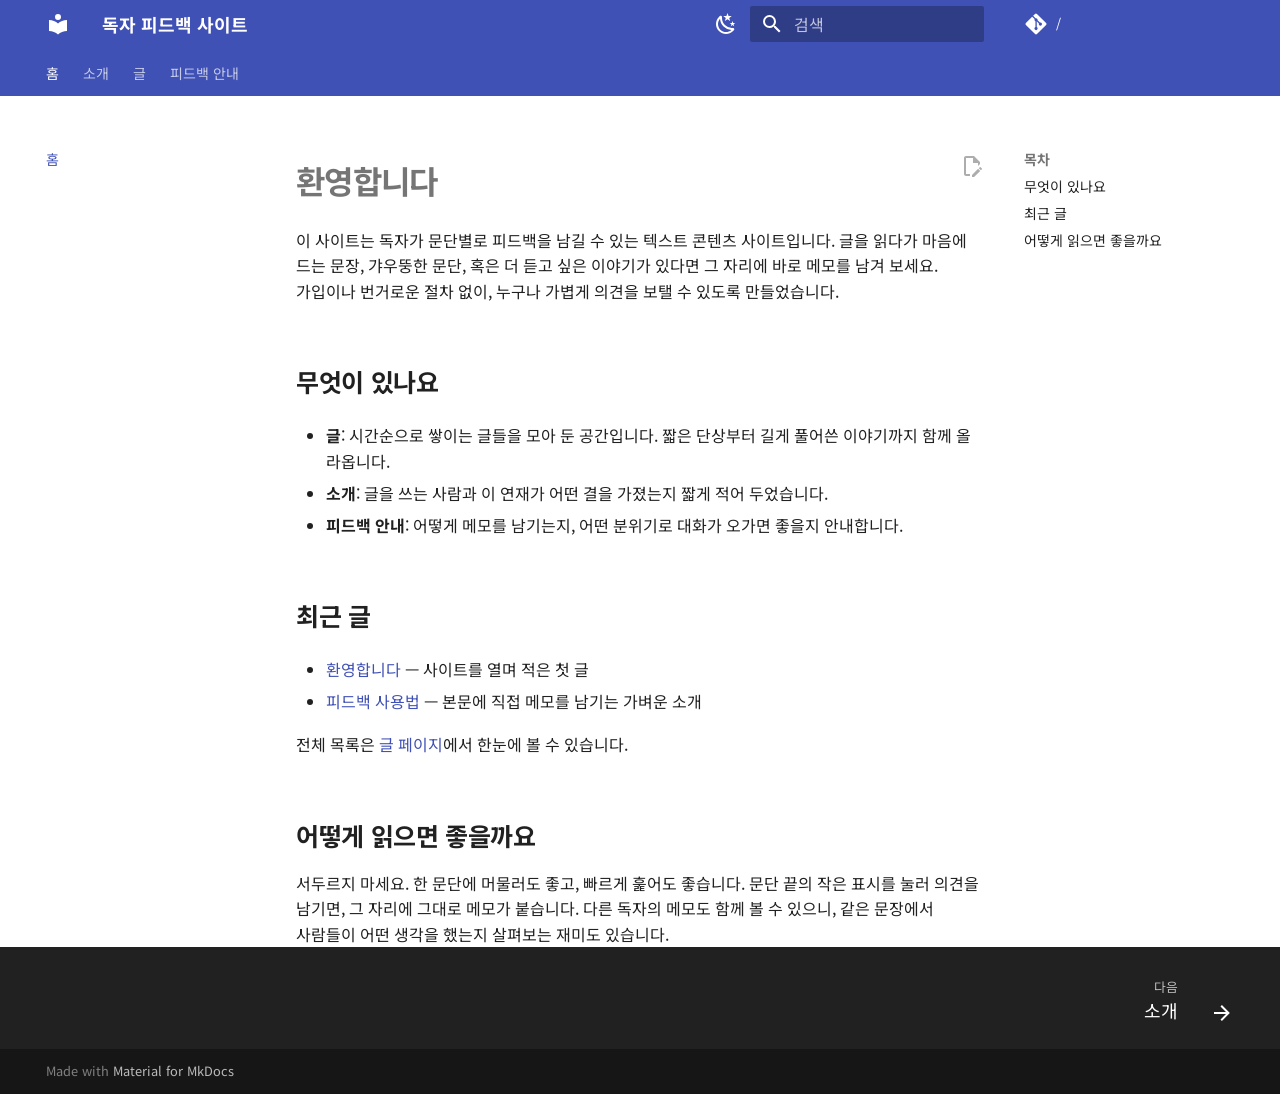
<file: site/index.html>
<!doctype html>
<html lang="ko" class="no-js">
  <head>
    
      <meta charset="utf-8">
      <meta name="viewport" content="width=device-width,initial-scale=1">
      
        <meta name="description" content="독자가 문단별로 의견을 남기는 텍스트 콘텐츠 사이트">
      
      
      
        <link rel="canonical" href="https://<YOUR_GITHUB_USERNAME>.github.io/<YOUR_REPO>/">
      
      
      
        <link rel="next" href="about/">
      
      
      <link rel="icon" href="assets/images/favicon.png">
      <meta name="generator" content="mkdocs-1.6.1, mkdocs-material-9.5.42">
    
    
      
        <title>독자 피드백 사이트</title>
      
    
    
      <link rel="stylesheet" href="assets/stylesheets/main.0253249f.min.css">
      
        
        <link rel="stylesheet" href="assets/stylesheets/palette.06af60db.min.css">
      
      


    
    
      
    
    
      
        
        
        <link rel="preconnect" href="https://fonts.gstatic.com" crossorigin>
        <link rel="stylesheet" href="https://fonts.googleapis.com/css?family=Noto+Sans+KR:300,300i,400,400i,700,700i%7CJetBrains+Mono:400,400i,700,700i&display=fallback">
        <style>:root{--md-text-font:"Noto Sans KR";--md-code-font:"JetBrains Mono"}</style>
      
    
    
      <link rel="stylesheet" href="stylesheets/reading.css">
    
    <script>__md_scope=new URL(".",location),__md_hash=e=>[...e].reduce(((e,_)=>(e<<5)-e+_.charCodeAt(0)),0),__md_get=(e,_=localStorage,t=__md_scope)=>JSON.parse(_.getItem(t.pathname+"."+e)),__md_set=(e,_,t=localStorage,a=__md_scope)=>{try{t.setItem(a.pathname+"."+e,JSON.stringify(_))}catch(e){}}</script>
    
      

    
    
    
  </head>
  
  
    
    
      
    
    
    
    
    <body dir="ltr" data-md-color-scheme="default" data-md-color-primary="indigo" data-md-color-accent="indigo">
  
    
    <input class="md-toggle" data-md-toggle="drawer" type="checkbox" id="__drawer" autocomplete="off">
    <input class="md-toggle" data-md-toggle="search" type="checkbox" id="__search" autocomplete="off">
    <label class="md-overlay" for="__drawer"></label>
    <div data-md-component="skip">
      
        
        <a href="#_1" class="md-skip">
          콘텐츠로 이동
        </a>
      
    </div>
    <div data-md-component="announce">
      
    </div>
    
    
      

<header class="md-header" data-md-component="header">
  <nav class="md-header__inner md-grid" aria-label="상단/헤더">
    <a href="." title="독자 피드백 사이트" class="md-header__button md-logo" aria-label="독자 피드백 사이트" data-md-component="logo">
      
  
  <svg xmlns="http://www.w3.org/2000/svg" viewBox="0 0 24 24"><path d="M12 8a3 3 0 0 0 3-3 3 3 0 0 0-3-3 3 3 0 0 0-3 3 3 3 0 0 0 3 3m0 3.54C9.64 9.35 6.5 8 3 8v11c3.5 0 6.64 1.35 9 3.54 2.36-2.19 5.5-3.54 9-3.54V8c-3.5 0-6.64 1.35-9 3.54"/></svg>

    </a>
    <label class="md-header__button md-icon" for="__drawer">
      
      <svg xmlns="http://www.w3.org/2000/svg" viewBox="0 0 24 24"><path d="M3 6h18v2H3zm0 5h18v2H3zm0 5h18v2H3z"/></svg>
    </label>
    <div class="md-header__title" data-md-component="header-title">
      <div class="md-header__ellipsis">
        <div class="md-header__topic">
          <span class="md-ellipsis">
            독자 피드백 사이트
          </span>
        </div>
        <div class="md-header__topic" data-md-component="header-topic">
          <span class="md-ellipsis">
            
              홈
            
          </span>
        </div>
      </div>
    </div>
    
      
        <form class="md-header__option" data-md-component="palette">
  
    
    
    
    <input class="md-option" data-md-color-media="(prefers-color-scheme: light)" data-md-color-scheme="default" data-md-color-primary="indigo" data-md-color-accent="indigo"  aria-label="다크 모드로 전환"  type="radio" name="__palette" id="__palette_0">
    
      <label class="md-header__button md-icon" title="다크 모드로 전환" for="__palette_1" hidden>
        <svg xmlns="http://www.w3.org/2000/svg" viewBox="0 0 24 24"><path d="m17.75 4.09-2.53 1.94.91 3.06-2.63-1.81-2.63 1.81.91-3.06-2.53-1.94L12.44 4l1.06-3 1.06 3zm3.5 6.91-1.64 1.25.59 1.98-1.7-1.17-1.7 1.17.59-1.98L15.75 11l2.06-.05L18.5 9l.69 1.95zm-2.28 4.95c.83-.08 1.72 1.1 1.19 1.85-.32.45-.66.87-1.08 1.27C15.17 23 8.84 23 4.94 19.07c-3.91-3.9-3.91-10.24 0-14.14.4-.4.82-.76 1.27-1.08.75-.53 1.93.36 1.85 1.19-.27 2.86.69 5.83 2.89 8.02a9.96 9.96 0 0 0 8.02 2.89m-1.64 2.02a12.08 12.08 0 0 1-7.8-3.47c-2.17-2.19-3.33-5-3.49-7.82-2.81 3.14-2.7 7.96.31 10.98 3.02 3.01 7.84 3.12 10.98.31"/></svg>
      </label>
    
  
    
    
    
    <input class="md-option" data-md-color-media="(prefers-color-scheme: dark)" data-md-color-scheme="slate" data-md-color-primary="indigo" data-md-color-accent="indigo"  aria-label="라이트 모드로 전환"  type="radio" name="__palette" id="__palette_1">
    
      <label class="md-header__button md-icon" title="라이트 모드로 전환" for="__palette_0" hidden>
        <svg xmlns="http://www.w3.org/2000/svg" viewBox="0 0 24 24"><path d="M12 7a5 5 0 0 1 5 5 5 5 0 0 1-5 5 5 5 0 0 1-5-5 5 5 0 0 1 5-5m0 2a3 3 0 0 0-3 3 3 3 0 0 0 3 3 3 3 0 0 0 3-3 3 3 0 0 0-3-3m0-7 2.39 3.42C13.65 5.15 12.84 5 12 5s-1.65.15-2.39.42zM3.34 7l4.16-.35A7.2 7.2 0 0 0 5.94 8.5c-.44.74-.69 1.5-.83 2.29zm.02 10 1.76-3.77a7.131 7.131 0 0 0 2.38 4.14zM20.65 7l-1.77 3.79a7.02 7.02 0 0 0-2.38-4.15zm-.01 10-4.14.36c.59-.51 1.12-1.14 1.54-1.86.42-.73.69-1.5.83-2.29zM12 22l-2.41-3.44c.74.27 1.55.44 2.41.44.82 0 1.63-.17 2.37-.44z"/></svg>
      </label>
    
  
</form>
      
    
    
      <script>var palette=__md_get("__palette");if(palette&&palette.color){if("(prefers-color-scheme)"===palette.color.media){var media=matchMedia("(prefers-color-scheme: light)"),input=document.querySelector(media.matches?"[data-md-color-media='(prefers-color-scheme: light)']":"[data-md-color-media='(prefers-color-scheme: dark)']");palette.color.media=input.getAttribute("data-md-color-media"),palette.color.scheme=input.getAttribute("data-md-color-scheme"),palette.color.primary=input.getAttribute("data-md-color-primary"),palette.color.accent=input.getAttribute("data-md-color-accent")}for(var[key,value]of Object.entries(palette.color))document.body.setAttribute("data-md-color-"+key,value)}</script>
    
    
    
      <label class="md-header__button md-icon" for="__search">
        
        <svg xmlns="http://www.w3.org/2000/svg" viewBox="0 0 24 24"><path d="M9.5 3A6.5 6.5 0 0 1 16 9.5c0 1.61-.59 3.09-1.56 4.23l.27.27h.79l5 5-1.5 1.5-5-5v-.79l-.27-.27A6.52 6.52 0 0 1 9.5 16 6.5 6.5 0 0 1 3 9.5 6.5 6.5 0 0 1 9.5 3m0 2C7 5 5 7 5 9.5S7 14 9.5 14 14 12 14 9.5 12 5 9.5 5"/></svg>
      </label>
      <div class="md-search" data-md-component="search" role="dialog">
  <label class="md-search__overlay" for="__search"></label>
  <div class="md-search__inner" role="search">
    <form class="md-search__form" name="search">
      <input type="text" class="md-search__input" name="query" aria-label="검색" placeholder="검색" autocapitalize="off" autocorrect="off" autocomplete="off" spellcheck="false" data-md-component="search-query" required>
      <label class="md-search__icon md-icon" for="__search">
        
        <svg xmlns="http://www.w3.org/2000/svg" viewBox="0 0 24 24"><path d="M9.5 3A6.5 6.5 0 0 1 16 9.5c0 1.61-.59 3.09-1.56 4.23l.27.27h.79l5 5-1.5 1.5-5-5v-.79l-.27-.27A6.52 6.52 0 0 1 9.5 16 6.5 6.5 0 0 1 3 9.5 6.5 6.5 0 0 1 9.5 3m0 2C7 5 5 7 5 9.5S7 14 9.5 14 14 12 14 9.5 12 5 9.5 5"/></svg>
        
        <svg xmlns="http://www.w3.org/2000/svg" viewBox="0 0 24 24"><path d="M20 11v2H8l5.5 5.5-1.42 1.42L4.16 12l7.92-7.92L13.5 5.5 8 11z"/></svg>
      </label>
      <nav class="md-search__options" aria-label="검색">
        
        <button type="reset" class="md-search__icon md-icon" title="지우기" aria-label="지우기" tabindex="-1">
          
          <svg xmlns="http://www.w3.org/2000/svg" viewBox="0 0 24 24"><path d="M19 6.41 17.59 5 12 10.59 6.41 5 5 6.41 10.59 12 5 17.59 6.41 19 12 13.41 17.59 19 19 17.59 13.41 12z"/></svg>
        </button>
      </nav>
      
        <div class="md-search__suggest" data-md-component="search-suggest"></div>
      
    </form>
    <div class="md-search__output">
      <div class="md-search__scrollwrap" tabindex="0" data-md-scrollfix>
        <div class="md-search-result" data-md-component="search-result">
          <div class="md-search-result__meta">
            검색 초기화
          </div>
          <ol class="md-search-result__list" role="presentation"></ol>
        </div>
      </div>
    </div>
  </div>
</div>
    
    
      <div class="md-header__source">
        <a href="https://github.com/<YOUR_GITHUB_USERNAME>/<YOUR_REPO>" title="저장소로 이동" class="md-source" data-md-component="source">
  <div class="md-source__icon md-icon">
    
    <svg xmlns="http://www.w3.org/2000/svg" viewBox="0 0 448 512"><!--! Font Awesome Free 6.6.0 by @fontawesome - https://fontawesome.com License - https://fontawesome.com/license/free (Icons: CC BY 4.0, Fonts: SIL OFL 1.1, Code: MIT License) Copyright 2024 Fonticons, Inc.--><path d="M439.55 236.05 244 40.45a28.87 28.87 0 0 0-40.81 0l-40.66 40.63 51.52 51.52c27.06-9.14 52.68 16.77 43.39 43.68l49.66 49.66c34.23-11.8 61.18 31 35.47 56.69-26.49 26.49-70.21-2.87-56-37.34L240.22 199v121.85c25.3 12.54 22.26 41.85 9.08 55a34.34 34.34 0 0 1-48.55 0c-17.57-17.6-11.07-46.91 11.25-56v-123c-20.8-8.51-24.6-30.74-18.64-45L142.57 101 8.45 235.14a28.86 28.86 0 0 0 0 40.81l195.61 195.6a28.86 28.86 0 0 0 40.8 0l194.69-194.69a28.86 28.86 0 0 0 0-40.81"/></svg>
  </div>
  <div class="md-source__repository">
    <YOUR_GITHUB_USERNAME>/<YOUR_REPO>
  </div>
</a>
      </div>
    
  </nav>
  
</header>
    
    <div class="md-container" data-md-component="container">
      
      
        
          
            
<nav class="md-tabs" aria-label="탭" data-md-component="tabs">
  <div class="md-grid">
    <ul class="md-tabs__list">
      
        
  
  
    
  
  
    <li class="md-tabs__item md-tabs__item--active">
      <a href="." class="md-tabs__link">
        
  
    
  
  홈

      </a>
    </li>
  

      
        
  
  
  
    <li class="md-tabs__item">
      <a href="about/" class="md-tabs__link">
        
  
    
  
  소개

      </a>
    </li>
  

      
        
  
  
  
    
    
      <li class="md-tabs__item">
        <a href="posts/" class="md-tabs__link">
          
  
  글

        </a>
      </li>
    
  

      
        
  
  
  
    <li class="md-tabs__item">
      <a href="contribute/" class="md-tabs__link">
        
  
    
  
  피드백 안내

      </a>
    </li>
  

      
    </ul>
  </div>
</nav>
          
        
      
      <main class="md-main" data-md-component="main">
        <div class="md-main__inner md-grid">
          
            
              
              <div class="md-sidebar md-sidebar--primary" data-md-component="sidebar" data-md-type="navigation" >
                <div class="md-sidebar__scrollwrap">
                  <div class="md-sidebar__inner">
                    


  


<nav class="md-nav md-nav--primary md-nav--lifted" aria-label="네비게이션" data-md-level="0">
  <label class="md-nav__title" for="__drawer">
    <a href="." title="독자 피드백 사이트" class="md-nav__button md-logo" aria-label="독자 피드백 사이트" data-md-component="logo">
      
  
  <svg xmlns="http://www.w3.org/2000/svg" viewBox="0 0 24 24"><path d="M12 8a3 3 0 0 0 3-3 3 3 0 0 0-3-3 3 3 0 0 0-3 3 3 3 0 0 0 3 3m0 3.54C9.64 9.35 6.5 8 3 8v11c3.5 0 6.64 1.35 9 3.54 2.36-2.19 5.5-3.54 9-3.54V8c-3.5 0-6.64 1.35-9 3.54"/></svg>

    </a>
    독자 피드백 사이트
  </label>
  
    <div class="md-nav__source">
      <a href="https://github.com/<YOUR_GITHUB_USERNAME>/<YOUR_REPO>" title="저장소로 이동" class="md-source" data-md-component="source">
  <div class="md-source__icon md-icon">
    
    <svg xmlns="http://www.w3.org/2000/svg" viewBox="0 0 448 512"><!--! Font Awesome Free 6.6.0 by @fontawesome - https://fontawesome.com License - https://fontawesome.com/license/free (Icons: CC BY 4.0, Fonts: SIL OFL 1.1, Code: MIT License) Copyright 2024 Fonticons, Inc.--><path d="M439.55 236.05 244 40.45a28.87 28.87 0 0 0-40.81 0l-40.66 40.63 51.52 51.52c27.06-9.14 52.68 16.77 43.39 43.68l49.66 49.66c34.23-11.8 61.18 31 35.47 56.69-26.49 26.49-70.21-2.87-56-37.34L240.22 199v121.85c25.3 12.54 22.26 41.85 9.08 55a34.34 34.34 0 0 1-48.55 0c-17.57-17.6-11.07-46.91 11.25-56v-123c-20.8-8.51-24.6-30.74-18.64-45L142.57 101 8.45 235.14a28.86 28.86 0 0 0 0 40.81l195.61 195.6a28.86 28.86 0 0 0 40.8 0l194.69-194.69a28.86 28.86 0 0 0 0-40.81"/></svg>
  </div>
  <div class="md-source__repository">
    <YOUR_GITHUB_USERNAME>/<YOUR_REPO>
  </div>
</a>
    </div>
  
  <ul class="md-nav__list" data-md-scrollfix>
    
      
      
  
  
    
  
  
  
    <li class="md-nav__item md-nav__item--active">
      
      <input class="md-nav__toggle md-toggle" type="checkbox" id="__toc">
      
      
        
      
      
        <label class="md-nav__link md-nav__link--active" for="__toc">
          
  
  <span class="md-ellipsis">
    홈
  </span>
  

          <span class="md-nav__icon md-icon"></span>
        </label>
      
      <a href="." class="md-nav__link md-nav__link--active">
        
  
  <span class="md-ellipsis">
    홈
  </span>
  

      </a>
      
        

<nav class="md-nav md-nav--secondary" aria-label="목차">
  
  
  
    
  
  
    <label class="md-nav__title" for="__toc">
      <span class="md-nav__icon md-icon"></span>
      목차
    </label>
    <ul class="md-nav__list" data-md-component="toc" data-md-scrollfix>
      
        <li class="md-nav__item">
  <a href="#_2" class="md-nav__link">
    <span class="md-ellipsis">
      무엇이 있나요
    </span>
  </a>
  
</li>
      
        <li class="md-nav__item">
  <a href="#_3" class="md-nav__link">
    <span class="md-ellipsis">
      최근 글
    </span>
  </a>
  
</li>
      
        <li class="md-nav__item">
  <a href="#_4" class="md-nav__link">
    <span class="md-ellipsis">
      어떻게 읽으면 좋을까요
    </span>
  </a>
  
</li>
      
    </ul>
  
</nav>
      
    </li>
  

    
      
      
  
  
  
  
    <li class="md-nav__item">
      <a href="about/" class="md-nav__link">
        
  
  <span class="md-ellipsis">
    소개
  </span>
  

      </a>
    </li>
  

    
      
      
  
  
  
  
    
    
    
      
      
    
    
    <li class="md-nav__item md-nav__item--nested">
      
        
        
        <input class="md-nav__toggle md-toggle " type="checkbox" id="__nav_3" >
        
          
          <label class="md-nav__link" for="__nav_3" id="__nav_3_label" tabindex="0">
            
  
  <span class="md-ellipsis">
    글
  </span>
  

            <span class="md-nav__icon md-icon"></span>
          </label>
        
        <nav class="md-nav" data-md-level="1" aria-labelledby="__nav_3_label" aria-expanded="false">
          <label class="md-nav__title" for="__nav_3">
            <span class="md-nav__icon md-icon"></span>
            글
          </label>
          <ul class="md-nav__list" data-md-scrollfix>
            
              
                
  
  
  
  
    <li class="md-nav__item">
      <a href="posts/" class="md-nav__link">
        
  
  <span class="md-ellipsis">
    글
  </span>
  

      </a>
    </li>
  

              
            
              
                
  
  
  
  
    <li class="md-nav__item">
      <a href="posts/2026-05-26-welcome/" class="md-nav__link">
        
  
  <span class="md-ellipsis">
    환영합니다
  </span>
  

      </a>
    </li>
  

              
            
              
                
  
  
  
  
    <li class="md-nav__item">
      <a href="posts/2026-05-26-how-to-feedback/" class="md-nav__link">
        
  
  <span class="md-ellipsis">
    피드백 사용법
  </span>
  

      </a>
    </li>
  

              
            
          </ul>
        </nav>
      
    </li>
  

    
      
      
  
  
  
  
    <li class="md-nav__item">
      <a href="contribute/" class="md-nav__link">
        
  
  <span class="md-ellipsis">
    피드백 안내
  </span>
  

      </a>
    </li>
  

    
  </ul>
</nav>
                  </div>
                </div>
              </div>
            
            
              
              <div class="md-sidebar md-sidebar--secondary" data-md-component="sidebar" data-md-type="toc" >
                <div class="md-sidebar__scrollwrap">
                  <div class="md-sidebar__inner">
                    

<nav class="md-nav md-nav--secondary" aria-label="목차">
  
  
  
    
  
  
    <label class="md-nav__title" for="__toc">
      <span class="md-nav__icon md-icon"></span>
      목차
    </label>
    <ul class="md-nav__list" data-md-component="toc" data-md-scrollfix>
      
        <li class="md-nav__item">
  <a href="#_2" class="md-nav__link">
    <span class="md-ellipsis">
      무엇이 있나요
    </span>
  </a>
  
</li>
      
        <li class="md-nav__item">
  <a href="#_3" class="md-nav__link">
    <span class="md-ellipsis">
      최근 글
    </span>
  </a>
  
</li>
      
        <li class="md-nav__item">
  <a href="#_4" class="md-nav__link">
    <span class="md-ellipsis">
      어떻게 읽으면 좋을까요
    </span>
  </a>
  
</li>
      
    </ul>
  
</nav>
                  </div>
                </div>
              </div>
            
          
          
            <div class="md-content" data-md-component="content">
              <article class="md-content__inner md-typeset">
                
                  

  
    <a href="https://github.com/<YOUR_GITHUB_USERNAME>/<YOUR_REPO>/edit/main/docs/index.md" title="이 페이지를 편집" class="md-content__button md-icon">
      
      <svg xmlns="http://www.w3.org/2000/svg" viewBox="0 0 24 24"><path d="M10 20H6V4h7v5h5v3.1l2-2V8l-6-6H6c-1.1 0-2 .9-2 2v16c0 1.1.9 2 2 2h4zm10.2-7c.1 0 .3.1.4.2l1.3 1.3c.2.2.2.6 0 .8l-1 1-2.1-2.1 1-1c.1-.1.2-.2.4-.2m0 3.9L14.1 23H12v-2.1l6.1-6.1z"/></svg>
    </a>
  
  


<h1 id="_1">환영합니다<a class="headerlink" href="#_1" title="Permanent link">&para;</a></h1>
<p>이 사이트는 독자가 문단별로 피드백을 남길 수 있는 텍스트 콘텐츠 사이트입니다. 글을 읽다가 마음에 드는 문장, 갸우뚱한 문단, 혹은 더 듣고 싶은 이야기가 있다면 그 자리에 바로 메모를 남겨 보세요. 가입이나 번거로운 절차 없이, 누구나 가볍게 의견을 보탤 수 있도록 만들었습니다.</p>
<h2 id="_2">무엇이 있나요<a class="headerlink" href="#_2" title="Permanent link">&para;</a></h2>
<ul>
<li><strong>글</strong>: 시간순으로 쌓이는 글들을 모아 둔 공간입니다. 짧은 단상부터 길게 풀어쓴 이야기까지 함께 올라옵니다.</li>
<li><strong>소개</strong>: 글을 쓰는 사람과 이 연재가 어떤 결을 가졌는지 짧게 적어 두었습니다.</li>
<li><strong>피드백 안내</strong>: 어떻게 메모를 남기는지, 어떤 분위기로 대화가 오가면 좋을지 안내합니다.</li>
</ul>
<h2 id="_3">최근 글<a class="headerlink" href="#_3" title="Permanent link">&para;</a></h2>
<ul>
<li><a href="posts/2026-05-26-welcome/">환영합니다</a> — 사이트를 열며 적은 첫 글</li>
<li><a href="posts/2026-05-26-how-to-feedback/">피드백 사용법</a> — 본문에 직접 메모를 남기는 가벼운 소개</li>
</ul>
<p>전체 목록은 <a href="posts/">글 페이지</a>에서 한눈에 볼 수 있습니다.</p>
<h2 id="_4">어떻게 읽으면 좋을까요<a class="headerlink" href="#_4" title="Permanent link">&para;</a></h2>
<p>서두르지 마세요. 한 문단에 머물러도 좋고, 빠르게 훑어도 좋습니다. 문단 끝의 작은 표시를 눌러 의견을 남기면, 그 자리에 그대로 메모가 붙습니다. 다른 독자의 메모도 함께 볼 수 있으니, 같은 문장에서 사람들이 어떤 생각을 했는지 살펴보는 재미도 있습니다.</p>












                
              </article>
            </div>
          
          
<script>var target=document.getElementById(location.hash.slice(1));target&&target.name&&(target.checked=target.name.startsWith("__tabbed_"))</script>
        </div>
        
          <button type="button" class="md-top md-icon" data-md-component="top" hidden>
  
  <svg xmlns="http://www.w3.org/2000/svg" viewBox="0 0 24 24"><path d="M13 20h-2V8l-5.5 5.5-1.42-1.42L12 4.16l7.92 7.92-1.42 1.42L13 8z"/></svg>
  맨위로
</button>
        
      </main>
      
        <footer class="md-footer">
  
    
      
      <nav class="md-footer__inner md-grid" aria-label="하단/푸터" >
        
        
          
          <a href="about/" class="md-footer__link md-footer__link--next" aria-label="다음: 소개">
            <div class="md-footer__title">
              <span class="md-footer__direction">
                다음
              </span>
              <div class="md-ellipsis">
                소개
              </div>
            </div>
            <div class="md-footer__button md-icon">
              
              <svg xmlns="http://www.w3.org/2000/svg" viewBox="0 0 24 24"><path d="M4 11v2h12l-5.5 5.5 1.42 1.42L19.84 12l-7.92-7.92L10.5 5.5 16 11z"/></svg>
            </div>
          </a>
        
      </nav>
    
  
  <div class="md-footer-meta md-typeset">
    <div class="md-footer-meta__inner md-grid">
      <div class="md-copyright">
  
  
    Made with
    <a href="https://squidfunk.github.io/mkdocs-material/" target="_blank" rel="noopener">
      Material for MkDocs
    </a>
  
</div>
      
    </div>
  </div>
</footer>
      
    </div>
    <div class="md-dialog" data-md-component="dialog">
      <div class="md-dialog__inner md-typeset"></div>
    </div>
    
    
    <script id="__config" type="application/json">{"base": ".", "features": ["navigation.instant", "navigation.tracking", "navigation.tabs", "navigation.top", "navigation.footer", "search.suggest", "search.highlight", "content.code.copy", "content.action.edit", "toc.follow"], "search": "assets/javascripts/workers/search.6ce7567c.min.js", "translations": {"clipboard.copied": "\ud074\ub9bd\ubcf4\ub4dc\uc5d0 \ubcf5\uc0ac\ub428", "clipboard.copy": "\ud074\ub9bd\ubcf4\ub4dc\ub85c \ubcf5\uc0ac", "search.result.more.one": "\uc774 \ubb38\uc11c\uc5d0\uc11c 1\uac1c\uc758 \uac80\uc0c9 \uacb0\uacfc \ub354 \ubcf4\uae30", "search.result.more.other": "\uc774 \ubb38\uc11c\uc5d0\uc11c #\uac1c\uc758 \uac80\uc0c9 \uacb0\uacfc \ub354 \ubcf4\uae30", "search.result.none": "\uac80\uc0c9\uc5b4\uc640 \uc77c\uce58\ud558\ub294 \ubb38\uc11c\uac00 \uc5c6\uc2b5\ub2c8\ub2e4", "search.result.one": "1\uac1c\uc758 \uc77c\uce58\ud558\ub294 \ubb38\uc11c", "search.result.other": "#\uac1c\uc758 \uc77c\uce58\ud558\ub294 \ubb38\uc11c", "search.result.placeholder": "\uac80\uc0c9\uc5b4\ub97c \uc785\ub825\ud558\uc138\uc694", "search.result.term.missing": "\ud3ec\ud568\ub418\uc9c0 \uc54a\uc740 \uac80\uc0c9\uc5b4", "select.version": "\ubc84\uc804 \uc120\ud0dd"}}</script>
    
    
      <script src="assets/javascripts/bundle.83f73b43.min.js"></script>
      
        <script src="assets/js/hypothesis.js"></script>
      
        <script src="https://hypothes.is/embed.js"></script>
      
    
  </body>
</html>
</file>
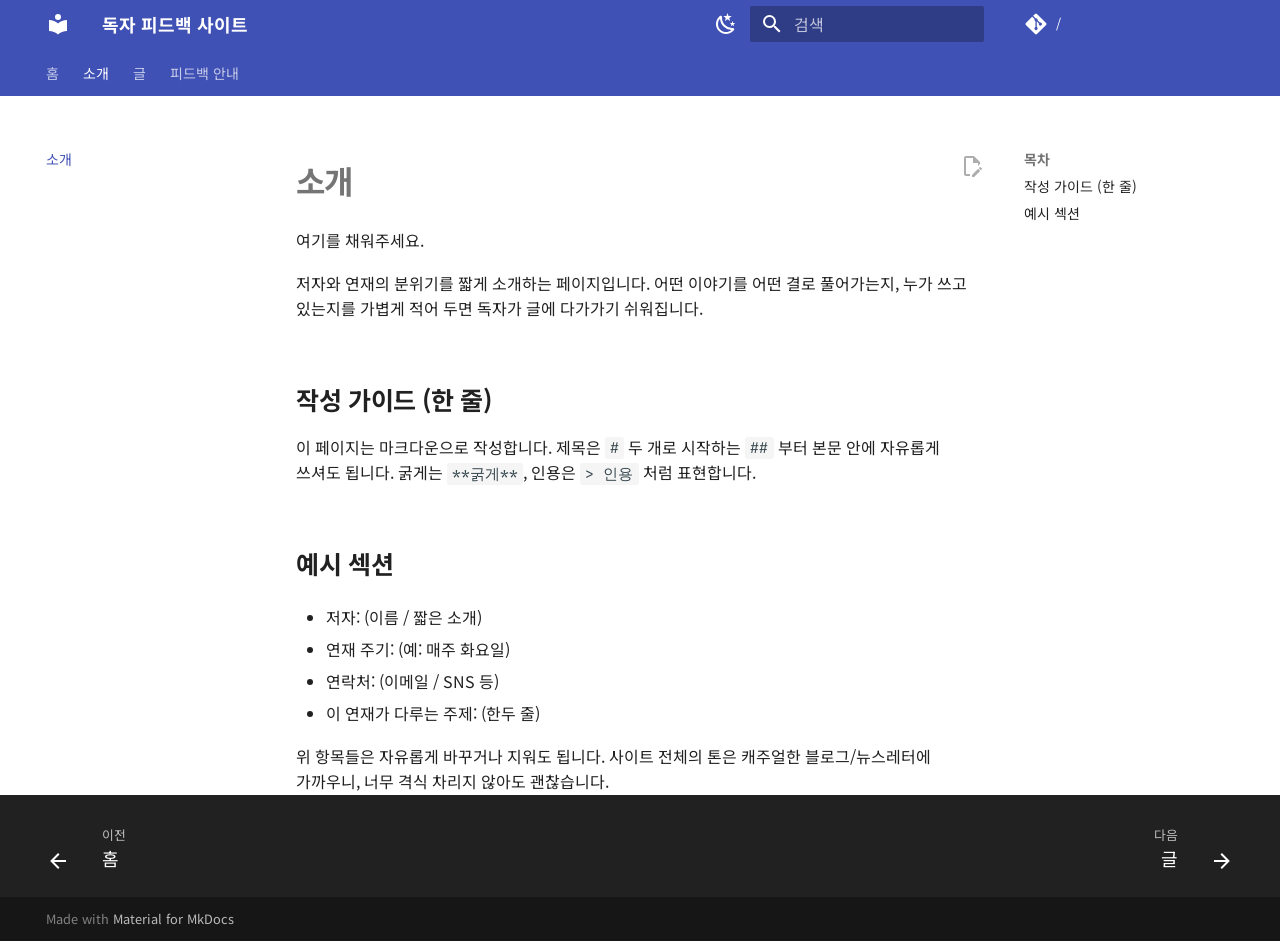
<file: site/about/index.html>
<!doctype html>
<html lang="ko" class="no-js">
  <head>
    
      <meta charset="utf-8">
      <meta name="viewport" content="width=device-width,initial-scale=1">
      
        <meta name="description" content="독자가 문단별로 의견을 남기는 텍스트 콘텐츠 사이트">
      
      
      
        <link rel="canonical" href="https://<YOUR_GITHUB_USERNAME>.github.io/<YOUR_REPO>/about/">
      
      
        <link rel="prev" href="..">
      
      
        <link rel="next" href="../posts/">
      
      
      <link rel="icon" href="../assets/images/favicon.png">
      <meta name="generator" content="mkdocs-1.6.1, mkdocs-material-9.5.42">
    
    
      
        <title>소개 - 독자 피드백 사이트</title>
      
    
    
      <link rel="stylesheet" href="../assets/stylesheets/main.0253249f.min.css">
      
        
        <link rel="stylesheet" href="../assets/stylesheets/palette.06af60db.min.css">
      
      


    
    
      
    
    
      
        
        
        <link rel="preconnect" href="https://fonts.gstatic.com" crossorigin>
        <link rel="stylesheet" href="https://fonts.googleapis.com/css?family=Noto+Sans+KR:300,300i,400,400i,700,700i%7CJetBrains+Mono:400,400i,700,700i&display=fallback">
        <style>:root{--md-text-font:"Noto Sans KR";--md-code-font:"JetBrains Mono"}</style>
      
    
    
      <link rel="stylesheet" href="../stylesheets/reading.css">
    
    <script>__md_scope=new URL("..",location),__md_hash=e=>[...e].reduce(((e,_)=>(e<<5)-e+_.charCodeAt(0)),0),__md_get=(e,_=localStorage,t=__md_scope)=>JSON.parse(_.getItem(t.pathname+"."+e)),__md_set=(e,_,t=localStorage,a=__md_scope)=>{try{t.setItem(a.pathname+"."+e,JSON.stringify(_))}catch(e){}}</script>
    
      

    
    
    
  </head>
  
  
    
    
      
    
    
    
    
    <body dir="ltr" data-md-color-scheme="default" data-md-color-primary="indigo" data-md-color-accent="indigo">
  
    
    <input class="md-toggle" data-md-toggle="drawer" type="checkbox" id="__drawer" autocomplete="off">
    <input class="md-toggle" data-md-toggle="search" type="checkbox" id="__search" autocomplete="off">
    <label class="md-overlay" for="__drawer"></label>
    <div data-md-component="skip">
      
        
        <a href="#_1" class="md-skip">
          콘텐츠로 이동
        </a>
      
    </div>
    <div data-md-component="announce">
      
    </div>
    
    
      

<header class="md-header" data-md-component="header">
  <nav class="md-header__inner md-grid" aria-label="상단/헤더">
    <a href=".." title="독자 피드백 사이트" class="md-header__button md-logo" aria-label="독자 피드백 사이트" data-md-component="logo">
      
  
  <svg xmlns="http://www.w3.org/2000/svg" viewBox="0 0 24 24"><path d="M12 8a3 3 0 0 0 3-3 3 3 0 0 0-3-3 3 3 0 0 0-3 3 3 3 0 0 0 3 3m0 3.54C9.64 9.35 6.5 8 3 8v11c3.5 0 6.64 1.35 9 3.54 2.36-2.19 5.5-3.54 9-3.54V8c-3.5 0-6.64 1.35-9 3.54"/></svg>

    </a>
    <label class="md-header__button md-icon" for="__drawer">
      
      <svg xmlns="http://www.w3.org/2000/svg" viewBox="0 0 24 24"><path d="M3 6h18v2H3zm0 5h18v2H3zm0 5h18v2H3z"/></svg>
    </label>
    <div class="md-header__title" data-md-component="header-title">
      <div class="md-header__ellipsis">
        <div class="md-header__topic">
          <span class="md-ellipsis">
            독자 피드백 사이트
          </span>
        </div>
        <div class="md-header__topic" data-md-component="header-topic">
          <span class="md-ellipsis">
            
              소개
            
          </span>
        </div>
      </div>
    </div>
    
      
        <form class="md-header__option" data-md-component="palette">
  
    
    
    
    <input class="md-option" data-md-color-media="(prefers-color-scheme: light)" data-md-color-scheme="default" data-md-color-primary="indigo" data-md-color-accent="indigo"  aria-label="다크 모드로 전환"  type="radio" name="__palette" id="__palette_0">
    
      <label class="md-header__button md-icon" title="다크 모드로 전환" for="__palette_1" hidden>
        <svg xmlns="http://www.w3.org/2000/svg" viewBox="0 0 24 24"><path d="m17.75 4.09-2.53 1.94.91 3.06-2.63-1.81-2.63 1.81.91-3.06-2.53-1.94L12.44 4l1.06-3 1.06 3zm3.5 6.91-1.64 1.25.59 1.98-1.7-1.17-1.7 1.17.59-1.98L15.75 11l2.06-.05L18.5 9l.69 1.95zm-2.28 4.95c.83-.08 1.72 1.1 1.19 1.85-.32.45-.66.87-1.08 1.27C15.17 23 8.84 23 4.94 19.07c-3.91-3.9-3.91-10.24 0-14.14.4-.4.82-.76 1.27-1.08.75-.53 1.93.36 1.85 1.19-.27 2.86.69 5.83 2.89 8.02a9.96 9.96 0 0 0 8.02 2.89m-1.64 2.02a12.08 12.08 0 0 1-7.8-3.47c-2.17-2.19-3.33-5-3.49-7.82-2.81 3.14-2.7 7.96.31 10.98 3.02 3.01 7.84 3.12 10.98.31"/></svg>
      </label>
    
  
    
    
    
    <input class="md-option" data-md-color-media="(prefers-color-scheme: dark)" data-md-color-scheme="slate" data-md-color-primary="indigo" data-md-color-accent="indigo"  aria-label="라이트 모드로 전환"  type="radio" name="__palette" id="__palette_1">
    
      <label class="md-header__button md-icon" title="라이트 모드로 전환" for="__palette_0" hidden>
        <svg xmlns="http://www.w3.org/2000/svg" viewBox="0 0 24 24"><path d="M12 7a5 5 0 0 1 5 5 5 5 0 0 1-5 5 5 5 0 0 1-5-5 5 5 0 0 1 5-5m0 2a3 3 0 0 0-3 3 3 3 0 0 0 3 3 3 3 0 0 0 3-3 3 3 0 0 0-3-3m0-7 2.39 3.42C13.65 5.15 12.84 5 12 5s-1.65.15-2.39.42zM3.34 7l4.16-.35A7.2 7.2 0 0 0 5.94 8.5c-.44.74-.69 1.5-.83 2.29zm.02 10 1.76-3.77a7.131 7.131 0 0 0 2.38 4.14zM20.65 7l-1.77 3.79a7.02 7.02 0 0 0-2.38-4.15zm-.01 10-4.14.36c.59-.51 1.12-1.14 1.54-1.86.42-.73.69-1.5.83-2.29zM12 22l-2.41-3.44c.74.27 1.55.44 2.41.44.82 0 1.63-.17 2.37-.44z"/></svg>
      </label>
    
  
</form>
      
    
    
      <script>var palette=__md_get("__palette");if(palette&&palette.color){if("(prefers-color-scheme)"===palette.color.media){var media=matchMedia("(prefers-color-scheme: light)"),input=document.querySelector(media.matches?"[data-md-color-media='(prefers-color-scheme: light)']":"[data-md-color-media='(prefers-color-scheme: dark)']");palette.color.media=input.getAttribute("data-md-color-media"),palette.color.scheme=input.getAttribute("data-md-color-scheme"),palette.color.primary=input.getAttribute("data-md-color-primary"),palette.color.accent=input.getAttribute("data-md-color-accent")}for(var[key,value]of Object.entries(palette.color))document.body.setAttribute("data-md-color-"+key,value)}</script>
    
    
    
      <label class="md-header__button md-icon" for="__search">
        
        <svg xmlns="http://www.w3.org/2000/svg" viewBox="0 0 24 24"><path d="M9.5 3A6.5 6.5 0 0 1 16 9.5c0 1.61-.59 3.09-1.56 4.23l.27.27h.79l5 5-1.5 1.5-5-5v-.79l-.27-.27A6.52 6.52 0 0 1 9.5 16 6.5 6.5 0 0 1 3 9.5 6.5 6.5 0 0 1 9.5 3m0 2C7 5 5 7 5 9.5S7 14 9.5 14 14 12 14 9.5 12 5 9.5 5"/></svg>
      </label>
      <div class="md-search" data-md-component="search" role="dialog">
  <label class="md-search__overlay" for="__search"></label>
  <div class="md-search__inner" role="search">
    <form class="md-search__form" name="search">
      <input type="text" class="md-search__input" name="query" aria-label="검색" placeholder="검색" autocapitalize="off" autocorrect="off" autocomplete="off" spellcheck="false" data-md-component="search-query" required>
      <label class="md-search__icon md-icon" for="__search">
        
        <svg xmlns="http://www.w3.org/2000/svg" viewBox="0 0 24 24"><path d="M9.5 3A6.5 6.5 0 0 1 16 9.5c0 1.61-.59 3.09-1.56 4.23l.27.27h.79l5 5-1.5 1.5-5-5v-.79l-.27-.27A6.52 6.52 0 0 1 9.5 16 6.5 6.5 0 0 1 3 9.5 6.5 6.5 0 0 1 9.5 3m0 2C7 5 5 7 5 9.5S7 14 9.5 14 14 12 14 9.5 12 5 9.5 5"/></svg>
        
        <svg xmlns="http://www.w3.org/2000/svg" viewBox="0 0 24 24"><path d="M20 11v2H8l5.5 5.5-1.42 1.42L4.16 12l7.92-7.92L13.5 5.5 8 11z"/></svg>
      </label>
      <nav class="md-search__options" aria-label="검색">
        
        <button type="reset" class="md-search__icon md-icon" title="지우기" aria-label="지우기" tabindex="-1">
          
          <svg xmlns="http://www.w3.org/2000/svg" viewBox="0 0 24 24"><path d="M19 6.41 17.59 5 12 10.59 6.41 5 5 6.41 10.59 12 5 17.59 6.41 19 12 13.41 17.59 19 19 17.59 13.41 12z"/></svg>
        </button>
      </nav>
      
        <div class="md-search__suggest" data-md-component="search-suggest"></div>
      
    </form>
    <div class="md-search__output">
      <div class="md-search__scrollwrap" tabindex="0" data-md-scrollfix>
        <div class="md-search-result" data-md-component="search-result">
          <div class="md-search-result__meta">
            검색 초기화
          </div>
          <ol class="md-search-result__list" role="presentation"></ol>
        </div>
      </div>
    </div>
  </div>
</div>
    
    
      <div class="md-header__source">
        <a href="https://github.com/<YOUR_GITHUB_USERNAME>/<YOUR_REPO>" title="저장소로 이동" class="md-source" data-md-component="source">
  <div class="md-source__icon md-icon">
    
    <svg xmlns="http://www.w3.org/2000/svg" viewBox="0 0 448 512"><!--! Font Awesome Free 6.6.0 by @fontawesome - https://fontawesome.com License - https://fontawesome.com/license/free (Icons: CC BY 4.0, Fonts: SIL OFL 1.1, Code: MIT License) Copyright 2024 Fonticons, Inc.--><path d="M439.55 236.05 244 40.45a28.87 28.87 0 0 0-40.81 0l-40.66 40.63 51.52 51.52c27.06-9.14 52.68 16.77 43.39 43.68l49.66 49.66c34.23-11.8 61.18 31 35.47 56.69-26.49 26.49-70.21-2.87-56-37.34L240.22 199v121.85c25.3 12.54 22.26 41.85 9.08 55a34.34 34.34 0 0 1-48.55 0c-17.57-17.6-11.07-46.91 11.25-56v-123c-20.8-8.51-24.6-30.74-18.64-45L142.57 101 8.45 235.14a28.86 28.86 0 0 0 0 40.81l195.61 195.6a28.86 28.86 0 0 0 40.8 0l194.69-194.69a28.86 28.86 0 0 0 0-40.81"/></svg>
  </div>
  <div class="md-source__repository">
    <YOUR_GITHUB_USERNAME>/<YOUR_REPO>
  </div>
</a>
      </div>
    
  </nav>
  
</header>
    
    <div class="md-container" data-md-component="container">
      
      
        
          
            
<nav class="md-tabs" aria-label="탭" data-md-component="tabs">
  <div class="md-grid">
    <ul class="md-tabs__list">
      
        
  
  
  
    <li class="md-tabs__item">
      <a href=".." class="md-tabs__link">
        
  
    
  
  홈

      </a>
    </li>
  

      
        
  
  
    
  
  
    <li class="md-tabs__item md-tabs__item--active">
      <a href="./" class="md-tabs__link">
        
  
    
  
  소개

      </a>
    </li>
  

      
        
  
  
  
    
    
      <li class="md-tabs__item">
        <a href="../posts/" class="md-tabs__link">
          
  
  글

        </a>
      </li>
    
  

      
        
  
  
  
    <li class="md-tabs__item">
      <a href="../contribute/" class="md-tabs__link">
        
  
    
  
  피드백 안내

      </a>
    </li>
  

      
    </ul>
  </div>
</nav>
          
        
      
      <main class="md-main" data-md-component="main">
        <div class="md-main__inner md-grid">
          
            
              
              <div class="md-sidebar md-sidebar--primary" data-md-component="sidebar" data-md-type="navigation" >
                <div class="md-sidebar__scrollwrap">
                  <div class="md-sidebar__inner">
                    


  


<nav class="md-nav md-nav--primary md-nav--lifted" aria-label="네비게이션" data-md-level="0">
  <label class="md-nav__title" for="__drawer">
    <a href=".." title="독자 피드백 사이트" class="md-nav__button md-logo" aria-label="독자 피드백 사이트" data-md-component="logo">
      
  
  <svg xmlns="http://www.w3.org/2000/svg" viewBox="0 0 24 24"><path d="M12 8a3 3 0 0 0 3-3 3 3 0 0 0-3-3 3 3 0 0 0-3 3 3 3 0 0 0 3 3m0 3.54C9.64 9.35 6.5 8 3 8v11c3.5 0 6.64 1.35 9 3.54 2.36-2.19 5.5-3.54 9-3.54V8c-3.5 0-6.64 1.35-9 3.54"/></svg>

    </a>
    독자 피드백 사이트
  </label>
  
    <div class="md-nav__source">
      <a href="https://github.com/<YOUR_GITHUB_USERNAME>/<YOUR_REPO>" title="저장소로 이동" class="md-source" data-md-component="source">
  <div class="md-source__icon md-icon">
    
    <svg xmlns="http://www.w3.org/2000/svg" viewBox="0 0 448 512"><!--! Font Awesome Free 6.6.0 by @fontawesome - https://fontawesome.com License - https://fontawesome.com/license/free (Icons: CC BY 4.0, Fonts: SIL OFL 1.1, Code: MIT License) Copyright 2024 Fonticons, Inc.--><path d="M439.55 236.05 244 40.45a28.87 28.87 0 0 0-40.81 0l-40.66 40.63 51.52 51.52c27.06-9.14 52.68 16.77 43.39 43.68l49.66 49.66c34.23-11.8 61.18 31 35.47 56.69-26.49 26.49-70.21-2.87-56-37.34L240.22 199v121.85c25.3 12.54 22.26 41.85 9.08 55a34.34 34.34 0 0 1-48.55 0c-17.57-17.6-11.07-46.91 11.25-56v-123c-20.8-8.51-24.6-30.74-18.64-45L142.57 101 8.45 235.14a28.86 28.86 0 0 0 0 40.81l195.61 195.6a28.86 28.86 0 0 0 40.8 0l194.69-194.69a28.86 28.86 0 0 0 0-40.81"/></svg>
  </div>
  <div class="md-source__repository">
    <YOUR_GITHUB_USERNAME>/<YOUR_REPO>
  </div>
</a>
    </div>
  
  <ul class="md-nav__list" data-md-scrollfix>
    
      
      
  
  
  
  
    <li class="md-nav__item">
      <a href=".." class="md-nav__link">
        
  
  <span class="md-ellipsis">
    홈
  </span>
  

      </a>
    </li>
  

    
      
      
  
  
    
  
  
  
    <li class="md-nav__item md-nav__item--active">
      
      <input class="md-nav__toggle md-toggle" type="checkbox" id="__toc">
      
      
        
      
      
        <label class="md-nav__link md-nav__link--active" for="__toc">
          
  
  <span class="md-ellipsis">
    소개
  </span>
  

          <span class="md-nav__icon md-icon"></span>
        </label>
      
      <a href="./" class="md-nav__link md-nav__link--active">
        
  
  <span class="md-ellipsis">
    소개
  </span>
  

      </a>
      
        

<nav class="md-nav md-nav--secondary" aria-label="목차">
  
  
  
    
  
  
    <label class="md-nav__title" for="__toc">
      <span class="md-nav__icon md-icon"></span>
      목차
    </label>
    <ul class="md-nav__list" data-md-component="toc" data-md-scrollfix>
      
        <li class="md-nav__item">
  <a href="#_2" class="md-nav__link">
    <span class="md-ellipsis">
      작성 가이드 (한 줄)
    </span>
  </a>
  
</li>
      
        <li class="md-nav__item">
  <a href="#_3" class="md-nav__link">
    <span class="md-ellipsis">
      예시 섹션
    </span>
  </a>
  
</li>
      
    </ul>
  
</nav>
      
    </li>
  

    
      
      
  
  
  
  
    
    
    
      
      
    
    
    <li class="md-nav__item md-nav__item--nested">
      
        
        
        <input class="md-nav__toggle md-toggle " type="checkbox" id="__nav_3" >
        
          
          <label class="md-nav__link" for="__nav_3" id="__nav_3_label" tabindex="0">
            
  
  <span class="md-ellipsis">
    글
  </span>
  

            <span class="md-nav__icon md-icon"></span>
          </label>
        
        <nav class="md-nav" data-md-level="1" aria-labelledby="__nav_3_label" aria-expanded="false">
          <label class="md-nav__title" for="__nav_3">
            <span class="md-nav__icon md-icon"></span>
            글
          </label>
          <ul class="md-nav__list" data-md-scrollfix>
            
              
                
  
  
  
  
    <li class="md-nav__item">
      <a href="../posts/" class="md-nav__link">
        
  
  <span class="md-ellipsis">
    글
  </span>
  

      </a>
    </li>
  

              
            
              
                
  
  
  
  
    <li class="md-nav__item">
      <a href="../posts/2026-05-26-welcome/" class="md-nav__link">
        
  
  <span class="md-ellipsis">
    환영합니다
  </span>
  

      </a>
    </li>
  

              
            
              
                
  
  
  
  
    <li class="md-nav__item">
      <a href="../posts/2026-05-26-how-to-feedback/" class="md-nav__link">
        
  
  <span class="md-ellipsis">
    피드백 사용법
  </span>
  

      </a>
    </li>
  

              
            
          </ul>
        </nav>
      
    </li>
  

    
      
      
  
  
  
  
    <li class="md-nav__item">
      <a href="../contribute/" class="md-nav__link">
        
  
  <span class="md-ellipsis">
    피드백 안내
  </span>
  

      </a>
    </li>
  

    
  </ul>
</nav>
                  </div>
                </div>
              </div>
            
            
              
              <div class="md-sidebar md-sidebar--secondary" data-md-component="sidebar" data-md-type="toc" >
                <div class="md-sidebar__scrollwrap">
                  <div class="md-sidebar__inner">
                    

<nav class="md-nav md-nav--secondary" aria-label="목차">
  
  
  
    
  
  
    <label class="md-nav__title" for="__toc">
      <span class="md-nav__icon md-icon"></span>
      목차
    </label>
    <ul class="md-nav__list" data-md-component="toc" data-md-scrollfix>
      
        <li class="md-nav__item">
  <a href="#_2" class="md-nav__link">
    <span class="md-ellipsis">
      작성 가이드 (한 줄)
    </span>
  </a>
  
</li>
      
        <li class="md-nav__item">
  <a href="#_3" class="md-nav__link">
    <span class="md-ellipsis">
      예시 섹션
    </span>
  </a>
  
</li>
      
    </ul>
  
</nav>
                  </div>
                </div>
              </div>
            
          
          
            <div class="md-content" data-md-component="content">
              <article class="md-content__inner md-typeset">
                
                  

  
    <a href="https://github.com/<YOUR_GITHUB_USERNAME>/<YOUR_REPO>/edit/main/docs/about.md" title="이 페이지를 편집" class="md-content__button md-icon">
      
      <svg xmlns="http://www.w3.org/2000/svg" viewBox="0 0 24 24"><path d="M10 20H6V4h7v5h5v3.1l2-2V8l-6-6H6c-1.1 0-2 .9-2 2v16c0 1.1.9 2 2 2h4zm10.2-7c.1 0 .3.1.4.2l1.3 1.3c.2.2.2.6 0 .8l-1 1-2.1-2.1 1-1c.1-.1.2-.2.4-.2m0 3.9L14.1 23H12v-2.1l6.1-6.1z"/></svg>
    </a>
  
  


<h1 id="_1">소개<a class="headerlink" href="#_1" title="Permanent link">&para;</a></h1>
<p>여기를 채워주세요.</p>
<p>저자와 연재의 분위기를 짧게 소개하는 페이지입니다. 어떤 이야기를 어떤 결로 풀어가는지, 누가 쓰고 있는지를 가볍게 적어 두면 독자가 글에 다가가기 쉬워집니다.</p>
<h2 id="_2">작성 가이드 (한 줄)<a class="headerlink" href="#_2" title="Permanent link">&para;</a></h2>
<p>이 페이지는 마크다운으로 작성합니다. 제목은 <code>#</code> 두 개로 시작하는 <code>##</code> 부터 본문 안에 자유롭게 쓰셔도 됩니다. 굵게는 <code>**굵게**</code>, 인용은 <code>&gt; 인용</code> 처럼 표현합니다.</p>
<h2 id="_3">예시 섹션<a class="headerlink" href="#_3" title="Permanent link">&para;</a></h2>
<ul>
<li>저자: (이름 / 짧은 소개)</li>
<li>연재 주기: (예: 매주 화요일)</li>
<li>연락처: (이메일 / SNS 등)</li>
<li>이 연재가 다루는 주제: (한두 줄)</li>
</ul>
<p>위 항목들은 자유롭게 바꾸거나 지워도 됩니다. 사이트 전체의 톤은 캐주얼한 블로그/뉴스레터에 가까우니, 너무 격식 차리지 않아도 괜찮습니다.</p>












                
              </article>
            </div>
          
          
<script>var target=document.getElementById(location.hash.slice(1));target&&target.name&&(target.checked=target.name.startsWith("__tabbed_"))</script>
        </div>
        
          <button type="button" class="md-top md-icon" data-md-component="top" hidden>
  
  <svg xmlns="http://www.w3.org/2000/svg" viewBox="0 0 24 24"><path d="M13 20h-2V8l-5.5 5.5-1.42-1.42L12 4.16l7.92 7.92-1.42 1.42L13 8z"/></svg>
  맨위로
</button>
        
      </main>
      
        <footer class="md-footer">
  
    
      
      <nav class="md-footer__inner md-grid" aria-label="하단/푸터" >
        
          
          <a href=".." class="md-footer__link md-footer__link--prev" aria-label="이전: 홈">
            <div class="md-footer__button md-icon">
              
              <svg xmlns="http://www.w3.org/2000/svg" viewBox="0 0 24 24"><path d="M20 11v2H8l5.5 5.5-1.42 1.42L4.16 12l7.92-7.92L13.5 5.5 8 11z"/></svg>
            </div>
            <div class="md-footer__title">
              <span class="md-footer__direction">
                이전
              </span>
              <div class="md-ellipsis">
                홈
              </div>
            </div>
          </a>
        
        
          
          <a href="../posts/" class="md-footer__link md-footer__link--next" aria-label="다음: 글">
            <div class="md-footer__title">
              <span class="md-footer__direction">
                다음
              </span>
              <div class="md-ellipsis">
                글
              </div>
            </div>
            <div class="md-footer__button md-icon">
              
              <svg xmlns="http://www.w3.org/2000/svg" viewBox="0 0 24 24"><path d="M4 11v2h12l-5.5 5.5 1.42 1.42L19.84 12l-7.92-7.92L10.5 5.5 16 11z"/></svg>
            </div>
          </a>
        
      </nav>
    
  
  <div class="md-footer-meta md-typeset">
    <div class="md-footer-meta__inner md-grid">
      <div class="md-copyright">
  
  
    Made with
    <a href="https://squidfunk.github.io/mkdocs-material/" target="_blank" rel="noopener">
      Material for MkDocs
    </a>
  
</div>
      
    </div>
  </div>
</footer>
      
    </div>
    <div class="md-dialog" data-md-component="dialog">
      <div class="md-dialog__inner md-typeset"></div>
    </div>
    
    
    <script id="__config" type="application/json">{"base": "..", "features": ["navigation.instant", "navigation.tracking", "navigation.tabs", "navigation.top", "navigation.footer", "search.suggest", "search.highlight", "content.code.copy", "content.action.edit", "toc.follow"], "search": "../assets/javascripts/workers/search.6ce7567c.min.js", "translations": {"clipboard.copied": "\ud074\ub9bd\ubcf4\ub4dc\uc5d0 \ubcf5\uc0ac\ub428", "clipboard.copy": "\ud074\ub9bd\ubcf4\ub4dc\ub85c \ubcf5\uc0ac", "search.result.more.one": "\uc774 \ubb38\uc11c\uc5d0\uc11c 1\uac1c\uc758 \uac80\uc0c9 \uacb0\uacfc \ub354 \ubcf4\uae30", "search.result.more.other": "\uc774 \ubb38\uc11c\uc5d0\uc11c #\uac1c\uc758 \uac80\uc0c9 \uacb0\uacfc \ub354 \ubcf4\uae30", "search.result.none": "\uac80\uc0c9\uc5b4\uc640 \uc77c\uce58\ud558\ub294 \ubb38\uc11c\uac00 \uc5c6\uc2b5\ub2c8\ub2e4", "search.result.one": "1\uac1c\uc758 \uc77c\uce58\ud558\ub294 \ubb38\uc11c", "search.result.other": "#\uac1c\uc758 \uc77c\uce58\ud558\ub294 \ubb38\uc11c", "search.result.placeholder": "\uac80\uc0c9\uc5b4\ub97c \uc785\ub825\ud558\uc138\uc694", "search.result.term.missing": "\ud3ec\ud568\ub418\uc9c0 \uc54a\uc740 \uac80\uc0c9\uc5b4", "select.version": "\ubc84\uc804 \uc120\ud0dd"}}</script>
    
    
      <script src="../assets/javascripts/bundle.83f73b43.min.js"></script>
      
        <script src="../assets/js/hypothesis.js"></script>
      
        <script src="https://hypothes.is/embed.js"></script>
      
    
  </body>
</html>
</file>
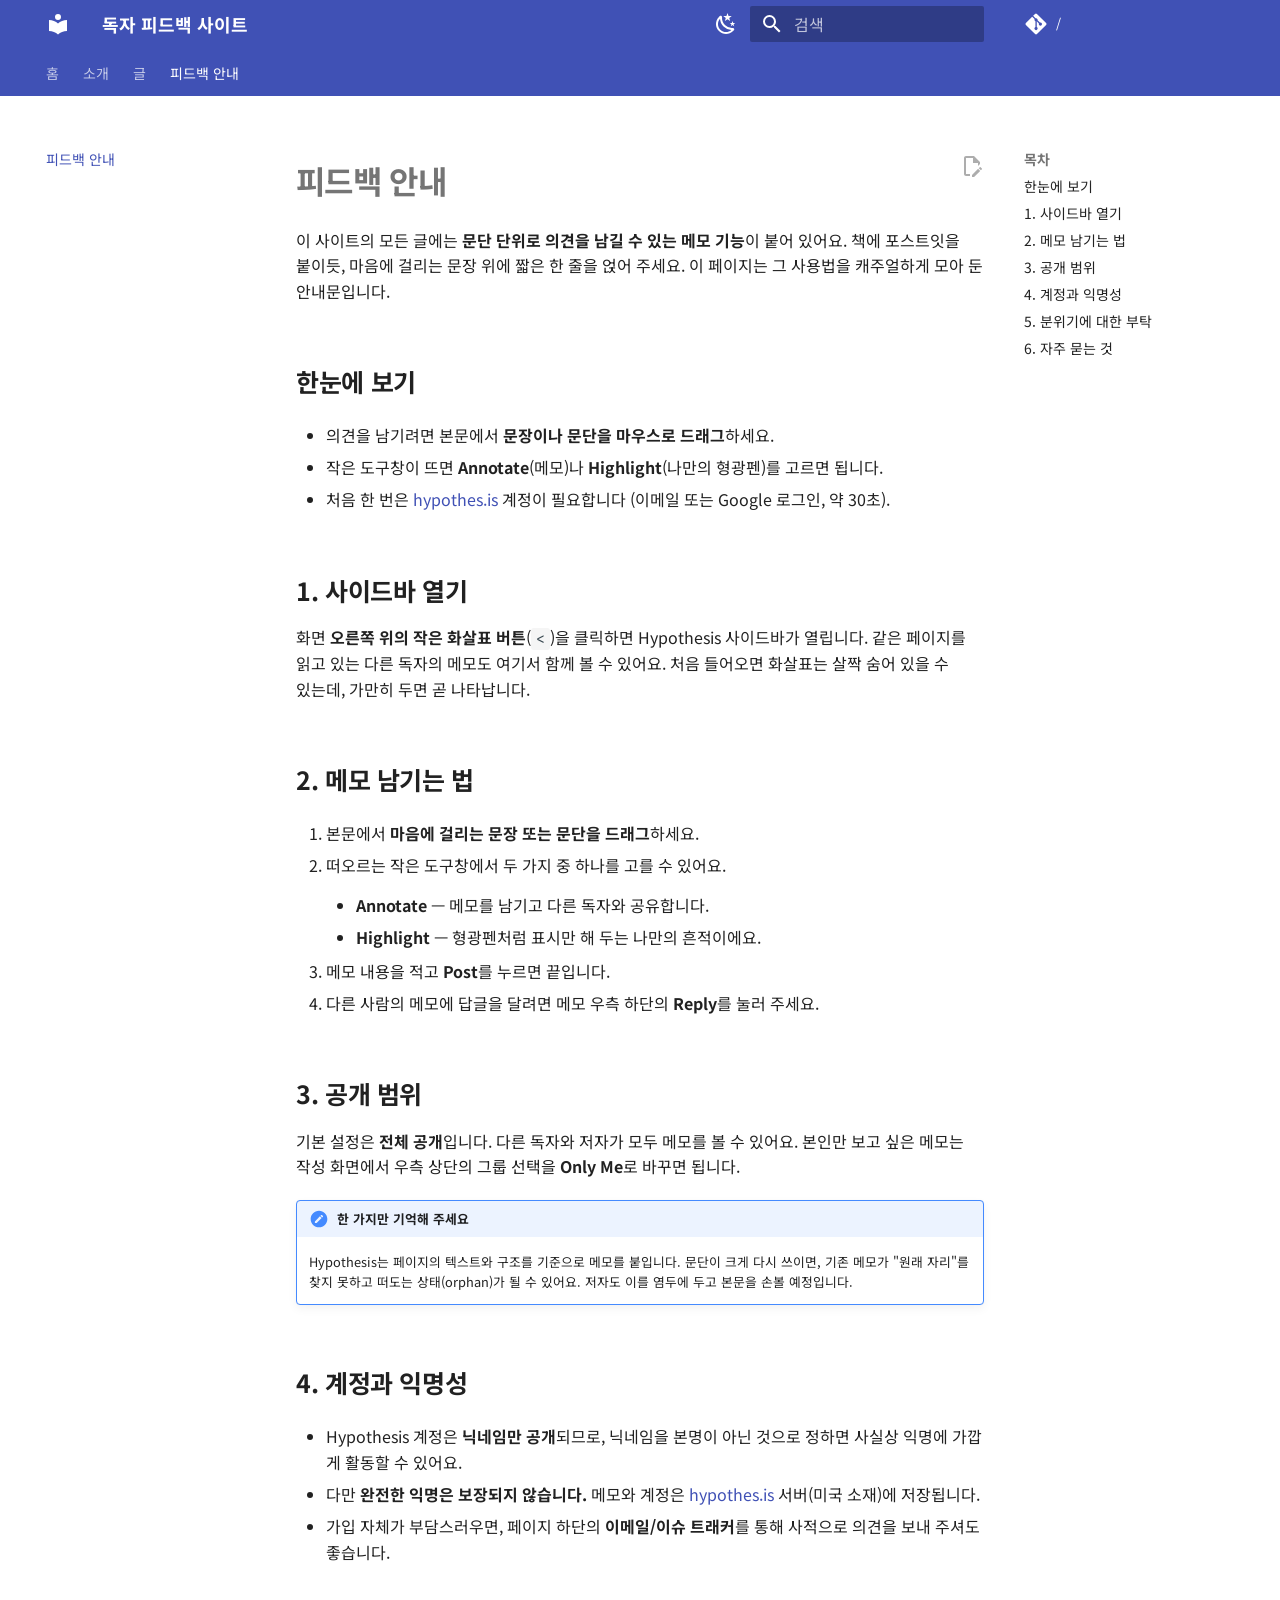
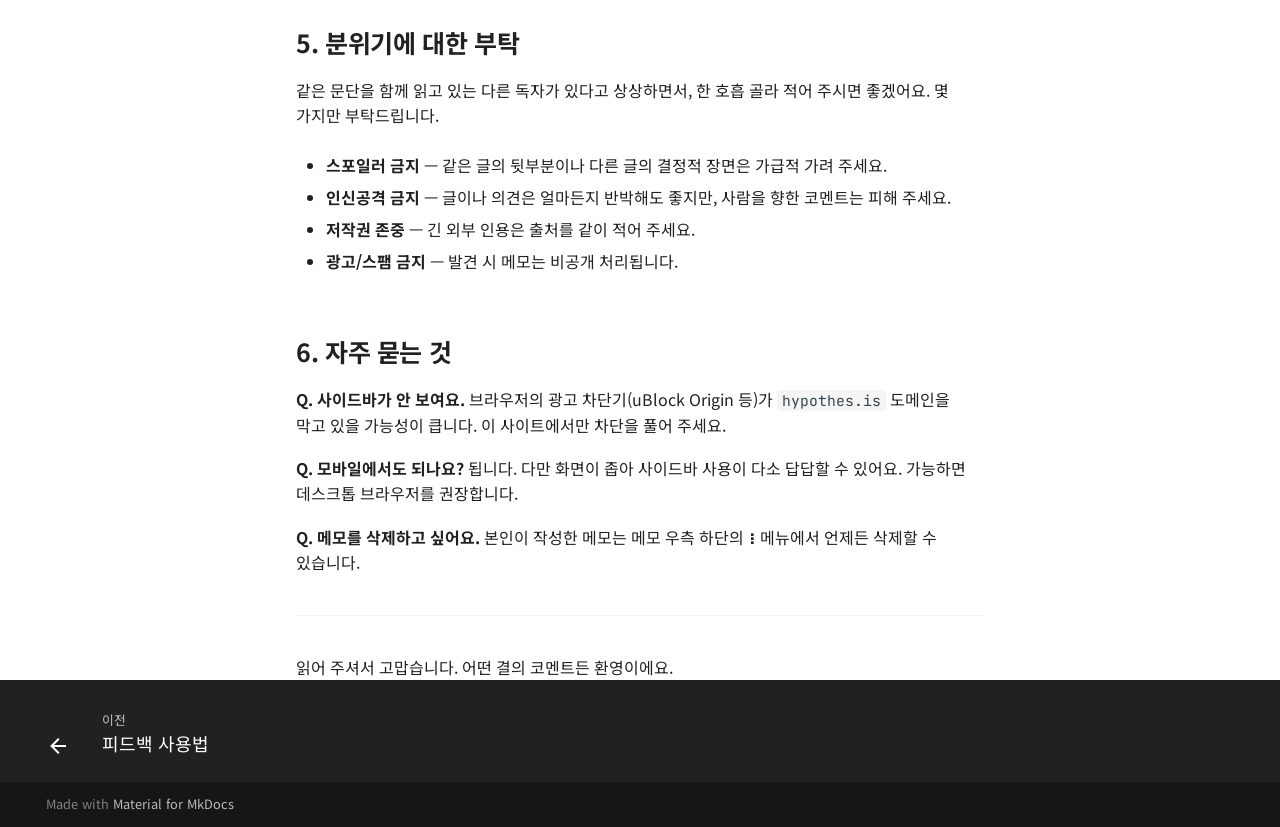
<file: site/contribute/index.html>
<!doctype html>
<html lang="ko" class="no-js">
  <head>
    
      <meta charset="utf-8">
      <meta name="viewport" content="width=device-width,initial-scale=1">
      
        <meta name="description" content="독자가 문단별로 의견을 남기는 텍스트 콘텐츠 사이트">
      
      
      
        <link rel="canonical" href="https://<YOUR_GITHUB_USERNAME>.github.io/<YOUR_REPO>/contribute/">
      
      
        <link rel="prev" href="../posts/2026-05-26-how-to-feedback/">
      
      
      
      <link rel="icon" href="../assets/images/favicon.png">
      <meta name="generator" content="mkdocs-1.6.1, mkdocs-material-9.5.42">
    
    
      
        <title>피드백 안내 - 독자 피드백 사이트</title>
      
    
    
      <link rel="stylesheet" href="../assets/stylesheets/main.0253249f.min.css">
      
        
        <link rel="stylesheet" href="../assets/stylesheets/palette.06af60db.min.css">
      
      


    
    
      
    
    
      
        
        
        <link rel="preconnect" href="https://fonts.gstatic.com" crossorigin>
        <link rel="stylesheet" href="https://fonts.googleapis.com/css?family=Noto+Sans+KR:300,300i,400,400i,700,700i%7CJetBrains+Mono:400,400i,700,700i&display=fallback">
        <style>:root{--md-text-font:"Noto Sans KR";--md-code-font:"JetBrains Mono"}</style>
      
    
    
      <link rel="stylesheet" href="../stylesheets/reading.css">
    
    <script>__md_scope=new URL("..",location),__md_hash=e=>[...e].reduce(((e,_)=>(e<<5)-e+_.charCodeAt(0)),0),__md_get=(e,_=localStorage,t=__md_scope)=>JSON.parse(_.getItem(t.pathname+"."+e)),__md_set=(e,_,t=localStorage,a=__md_scope)=>{try{t.setItem(a.pathname+"."+e,JSON.stringify(_))}catch(e){}}</script>
    
      

    
    
    
  </head>
  
  
    
    
      
    
    
    
    
    <body dir="ltr" data-md-color-scheme="default" data-md-color-primary="indigo" data-md-color-accent="indigo">
  
    
    <input class="md-toggle" data-md-toggle="drawer" type="checkbox" id="__drawer" autocomplete="off">
    <input class="md-toggle" data-md-toggle="search" type="checkbox" id="__search" autocomplete="off">
    <label class="md-overlay" for="__drawer"></label>
    <div data-md-component="skip">
      
        
        <a href="#_1" class="md-skip">
          콘텐츠로 이동
        </a>
      
    </div>
    <div data-md-component="announce">
      
    </div>
    
    
      

<header class="md-header" data-md-component="header">
  <nav class="md-header__inner md-grid" aria-label="상단/헤더">
    <a href=".." title="독자 피드백 사이트" class="md-header__button md-logo" aria-label="독자 피드백 사이트" data-md-component="logo">
      
  
  <svg xmlns="http://www.w3.org/2000/svg" viewBox="0 0 24 24"><path d="M12 8a3 3 0 0 0 3-3 3 3 0 0 0-3-3 3 3 0 0 0-3 3 3 3 0 0 0 3 3m0 3.54C9.64 9.35 6.5 8 3 8v11c3.5 0 6.64 1.35 9 3.54 2.36-2.19 5.5-3.54 9-3.54V8c-3.5 0-6.64 1.35-9 3.54"/></svg>

    </a>
    <label class="md-header__button md-icon" for="__drawer">
      
      <svg xmlns="http://www.w3.org/2000/svg" viewBox="0 0 24 24"><path d="M3 6h18v2H3zm0 5h18v2H3zm0 5h18v2H3z"/></svg>
    </label>
    <div class="md-header__title" data-md-component="header-title">
      <div class="md-header__ellipsis">
        <div class="md-header__topic">
          <span class="md-ellipsis">
            독자 피드백 사이트
          </span>
        </div>
        <div class="md-header__topic" data-md-component="header-topic">
          <span class="md-ellipsis">
            
              피드백 안내
            
          </span>
        </div>
      </div>
    </div>
    
      
        <form class="md-header__option" data-md-component="palette">
  
    
    
    
    <input class="md-option" data-md-color-media="(prefers-color-scheme: light)" data-md-color-scheme="default" data-md-color-primary="indigo" data-md-color-accent="indigo"  aria-label="다크 모드로 전환"  type="radio" name="__palette" id="__palette_0">
    
      <label class="md-header__button md-icon" title="다크 모드로 전환" for="__palette_1" hidden>
        <svg xmlns="http://www.w3.org/2000/svg" viewBox="0 0 24 24"><path d="m17.75 4.09-2.53 1.94.91 3.06-2.63-1.81-2.63 1.81.91-3.06-2.53-1.94L12.44 4l1.06-3 1.06 3zm3.5 6.91-1.64 1.25.59 1.98-1.7-1.17-1.7 1.17.59-1.98L15.75 11l2.06-.05L18.5 9l.69 1.95zm-2.28 4.95c.83-.08 1.72 1.1 1.19 1.85-.32.45-.66.87-1.08 1.27C15.17 23 8.84 23 4.94 19.07c-3.91-3.9-3.91-10.24 0-14.14.4-.4.82-.76 1.27-1.08.75-.53 1.93.36 1.85 1.19-.27 2.86.69 5.83 2.89 8.02a9.96 9.96 0 0 0 8.02 2.89m-1.64 2.02a12.08 12.08 0 0 1-7.8-3.47c-2.17-2.19-3.33-5-3.49-7.82-2.81 3.14-2.7 7.96.31 10.98 3.02 3.01 7.84 3.12 10.98.31"/></svg>
      </label>
    
  
    
    
    
    <input class="md-option" data-md-color-media="(prefers-color-scheme: dark)" data-md-color-scheme="slate" data-md-color-primary="indigo" data-md-color-accent="indigo"  aria-label="라이트 모드로 전환"  type="radio" name="__palette" id="__palette_1">
    
      <label class="md-header__button md-icon" title="라이트 모드로 전환" for="__palette_0" hidden>
        <svg xmlns="http://www.w3.org/2000/svg" viewBox="0 0 24 24"><path d="M12 7a5 5 0 0 1 5 5 5 5 0 0 1-5 5 5 5 0 0 1-5-5 5 5 0 0 1 5-5m0 2a3 3 0 0 0-3 3 3 3 0 0 0 3 3 3 3 0 0 0 3-3 3 3 0 0 0-3-3m0-7 2.39 3.42C13.65 5.15 12.84 5 12 5s-1.65.15-2.39.42zM3.34 7l4.16-.35A7.2 7.2 0 0 0 5.94 8.5c-.44.74-.69 1.5-.83 2.29zm.02 10 1.76-3.77a7.131 7.131 0 0 0 2.38 4.14zM20.65 7l-1.77 3.79a7.02 7.02 0 0 0-2.38-4.15zm-.01 10-4.14.36c.59-.51 1.12-1.14 1.54-1.86.42-.73.69-1.5.83-2.29zM12 22l-2.41-3.44c.74.27 1.55.44 2.41.44.82 0 1.63-.17 2.37-.44z"/></svg>
      </label>
    
  
</form>
      
    
    
      <script>var palette=__md_get("__palette");if(palette&&palette.color){if("(prefers-color-scheme)"===palette.color.media){var media=matchMedia("(prefers-color-scheme: light)"),input=document.querySelector(media.matches?"[data-md-color-media='(prefers-color-scheme: light)']":"[data-md-color-media='(prefers-color-scheme: dark)']");palette.color.media=input.getAttribute("data-md-color-media"),palette.color.scheme=input.getAttribute("data-md-color-scheme"),palette.color.primary=input.getAttribute("data-md-color-primary"),palette.color.accent=input.getAttribute("data-md-color-accent")}for(var[key,value]of Object.entries(palette.color))document.body.setAttribute("data-md-color-"+key,value)}</script>
    
    
    
      <label class="md-header__button md-icon" for="__search">
        
        <svg xmlns="http://www.w3.org/2000/svg" viewBox="0 0 24 24"><path d="M9.5 3A6.5 6.5 0 0 1 16 9.5c0 1.61-.59 3.09-1.56 4.23l.27.27h.79l5 5-1.5 1.5-5-5v-.79l-.27-.27A6.52 6.52 0 0 1 9.5 16 6.5 6.5 0 0 1 3 9.5 6.5 6.5 0 0 1 9.5 3m0 2C7 5 5 7 5 9.5S7 14 9.5 14 14 12 14 9.5 12 5 9.5 5"/></svg>
      </label>
      <div class="md-search" data-md-component="search" role="dialog">
  <label class="md-search__overlay" for="__search"></label>
  <div class="md-search__inner" role="search">
    <form class="md-search__form" name="search">
      <input type="text" class="md-search__input" name="query" aria-label="검색" placeholder="검색" autocapitalize="off" autocorrect="off" autocomplete="off" spellcheck="false" data-md-component="search-query" required>
      <label class="md-search__icon md-icon" for="__search">
        
        <svg xmlns="http://www.w3.org/2000/svg" viewBox="0 0 24 24"><path d="M9.5 3A6.5 6.5 0 0 1 16 9.5c0 1.61-.59 3.09-1.56 4.23l.27.27h.79l5 5-1.5 1.5-5-5v-.79l-.27-.27A6.52 6.52 0 0 1 9.5 16 6.5 6.5 0 0 1 3 9.5 6.5 6.5 0 0 1 9.5 3m0 2C7 5 5 7 5 9.5S7 14 9.5 14 14 12 14 9.5 12 5 9.5 5"/></svg>
        
        <svg xmlns="http://www.w3.org/2000/svg" viewBox="0 0 24 24"><path d="M20 11v2H8l5.5 5.5-1.42 1.42L4.16 12l7.92-7.92L13.5 5.5 8 11z"/></svg>
      </label>
      <nav class="md-search__options" aria-label="검색">
        
        <button type="reset" class="md-search__icon md-icon" title="지우기" aria-label="지우기" tabindex="-1">
          
          <svg xmlns="http://www.w3.org/2000/svg" viewBox="0 0 24 24"><path d="M19 6.41 17.59 5 12 10.59 6.41 5 5 6.41 10.59 12 5 17.59 6.41 19 12 13.41 17.59 19 19 17.59 13.41 12z"/></svg>
        </button>
      </nav>
      
        <div class="md-search__suggest" data-md-component="search-suggest"></div>
      
    </form>
    <div class="md-search__output">
      <div class="md-search__scrollwrap" tabindex="0" data-md-scrollfix>
        <div class="md-search-result" data-md-component="search-result">
          <div class="md-search-result__meta">
            검색 초기화
          </div>
          <ol class="md-search-result__list" role="presentation"></ol>
        </div>
      </div>
    </div>
  </div>
</div>
    
    
      <div class="md-header__source">
        <a href="https://github.com/<YOUR_GITHUB_USERNAME>/<YOUR_REPO>" title="저장소로 이동" class="md-source" data-md-component="source">
  <div class="md-source__icon md-icon">
    
    <svg xmlns="http://www.w3.org/2000/svg" viewBox="0 0 448 512"><!--! Font Awesome Free 6.6.0 by @fontawesome - https://fontawesome.com License - https://fontawesome.com/license/free (Icons: CC BY 4.0, Fonts: SIL OFL 1.1, Code: MIT License) Copyright 2024 Fonticons, Inc.--><path d="M439.55 236.05 244 40.45a28.87 28.87 0 0 0-40.81 0l-40.66 40.63 51.52 51.52c27.06-9.14 52.68 16.77 43.39 43.68l49.66 49.66c34.23-11.8 61.18 31 35.47 56.69-26.49 26.49-70.21-2.87-56-37.34L240.22 199v121.85c25.3 12.54 22.26 41.85 9.08 55a34.34 34.34 0 0 1-48.55 0c-17.57-17.6-11.07-46.91 11.25-56v-123c-20.8-8.51-24.6-30.74-18.64-45L142.57 101 8.45 235.14a28.86 28.86 0 0 0 0 40.81l195.61 195.6a28.86 28.86 0 0 0 40.8 0l194.69-194.69a28.86 28.86 0 0 0 0-40.81"/></svg>
  </div>
  <div class="md-source__repository">
    <YOUR_GITHUB_USERNAME>/<YOUR_REPO>
  </div>
</a>
      </div>
    
  </nav>
  
</header>
    
    <div class="md-container" data-md-component="container">
      
      
        
          
            
<nav class="md-tabs" aria-label="탭" data-md-component="tabs">
  <div class="md-grid">
    <ul class="md-tabs__list">
      
        
  
  
  
    <li class="md-tabs__item">
      <a href=".." class="md-tabs__link">
        
  
    
  
  홈

      </a>
    </li>
  

      
        
  
  
  
    <li class="md-tabs__item">
      <a href="../about/" class="md-tabs__link">
        
  
    
  
  소개

      </a>
    </li>
  

      
        
  
  
  
    
    
      <li class="md-tabs__item">
        <a href="../posts/" class="md-tabs__link">
          
  
  글

        </a>
      </li>
    
  

      
        
  
  
    
  
  
    <li class="md-tabs__item md-tabs__item--active">
      <a href="./" class="md-tabs__link">
        
  
    
  
  피드백 안내

      </a>
    </li>
  

      
    </ul>
  </div>
</nav>
          
        
      
      <main class="md-main" data-md-component="main">
        <div class="md-main__inner md-grid">
          
            
              
              <div class="md-sidebar md-sidebar--primary" data-md-component="sidebar" data-md-type="navigation" >
                <div class="md-sidebar__scrollwrap">
                  <div class="md-sidebar__inner">
                    


  


<nav class="md-nav md-nav--primary md-nav--lifted" aria-label="네비게이션" data-md-level="0">
  <label class="md-nav__title" for="__drawer">
    <a href=".." title="독자 피드백 사이트" class="md-nav__button md-logo" aria-label="독자 피드백 사이트" data-md-component="logo">
      
  
  <svg xmlns="http://www.w3.org/2000/svg" viewBox="0 0 24 24"><path d="M12 8a3 3 0 0 0 3-3 3 3 0 0 0-3-3 3 3 0 0 0-3 3 3 3 0 0 0 3 3m0 3.54C9.64 9.35 6.5 8 3 8v11c3.5 0 6.64 1.35 9 3.54 2.36-2.19 5.5-3.54 9-3.54V8c-3.5 0-6.64 1.35-9 3.54"/></svg>

    </a>
    독자 피드백 사이트
  </label>
  
    <div class="md-nav__source">
      <a href="https://github.com/<YOUR_GITHUB_USERNAME>/<YOUR_REPO>" title="저장소로 이동" class="md-source" data-md-component="source">
  <div class="md-source__icon md-icon">
    
    <svg xmlns="http://www.w3.org/2000/svg" viewBox="0 0 448 512"><!--! Font Awesome Free 6.6.0 by @fontawesome - https://fontawesome.com License - https://fontawesome.com/license/free (Icons: CC BY 4.0, Fonts: SIL OFL 1.1, Code: MIT License) Copyright 2024 Fonticons, Inc.--><path d="M439.55 236.05 244 40.45a28.87 28.87 0 0 0-40.81 0l-40.66 40.63 51.52 51.52c27.06-9.14 52.68 16.77 43.39 43.68l49.66 49.66c34.23-11.8 61.18 31 35.47 56.69-26.49 26.49-70.21-2.87-56-37.34L240.22 199v121.85c25.3 12.54 22.26 41.85 9.08 55a34.34 34.34 0 0 1-48.55 0c-17.57-17.6-11.07-46.91 11.25-56v-123c-20.8-8.51-24.6-30.74-18.64-45L142.57 101 8.45 235.14a28.86 28.86 0 0 0 0 40.81l195.61 195.6a28.86 28.86 0 0 0 40.8 0l194.69-194.69a28.86 28.86 0 0 0 0-40.81"/></svg>
  </div>
  <div class="md-source__repository">
    <YOUR_GITHUB_USERNAME>/<YOUR_REPO>
  </div>
</a>
    </div>
  
  <ul class="md-nav__list" data-md-scrollfix>
    
      
      
  
  
  
  
    <li class="md-nav__item">
      <a href=".." class="md-nav__link">
        
  
  <span class="md-ellipsis">
    홈
  </span>
  

      </a>
    </li>
  

    
      
      
  
  
  
  
    <li class="md-nav__item">
      <a href="../about/" class="md-nav__link">
        
  
  <span class="md-ellipsis">
    소개
  </span>
  

      </a>
    </li>
  

    
      
      
  
  
  
  
    
    
    
      
      
    
    
    <li class="md-nav__item md-nav__item--nested">
      
        
        
        <input class="md-nav__toggle md-toggle " type="checkbox" id="__nav_3" >
        
          
          <label class="md-nav__link" for="__nav_3" id="__nav_3_label" tabindex="0">
            
  
  <span class="md-ellipsis">
    글
  </span>
  

            <span class="md-nav__icon md-icon"></span>
          </label>
        
        <nav class="md-nav" data-md-level="1" aria-labelledby="__nav_3_label" aria-expanded="false">
          <label class="md-nav__title" for="__nav_3">
            <span class="md-nav__icon md-icon"></span>
            글
          </label>
          <ul class="md-nav__list" data-md-scrollfix>
            
              
                
  
  
  
  
    <li class="md-nav__item">
      <a href="../posts/" class="md-nav__link">
        
  
  <span class="md-ellipsis">
    글
  </span>
  

      </a>
    </li>
  

              
            
              
                
  
  
  
  
    <li class="md-nav__item">
      <a href="../posts/2026-05-26-welcome/" class="md-nav__link">
        
  
  <span class="md-ellipsis">
    환영합니다
  </span>
  

      </a>
    </li>
  

              
            
              
                
  
  
  
  
    <li class="md-nav__item">
      <a href="../posts/2026-05-26-how-to-feedback/" class="md-nav__link">
        
  
  <span class="md-ellipsis">
    피드백 사용법
  </span>
  

      </a>
    </li>
  

              
            
          </ul>
        </nav>
      
    </li>
  

    
      
      
  
  
    
  
  
  
    <li class="md-nav__item md-nav__item--active">
      
      <input class="md-nav__toggle md-toggle" type="checkbox" id="__toc">
      
      
        
      
      
        <label class="md-nav__link md-nav__link--active" for="__toc">
          
  
  <span class="md-ellipsis">
    피드백 안내
  </span>
  

          <span class="md-nav__icon md-icon"></span>
        </label>
      
      <a href="./" class="md-nav__link md-nav__link--active">
        
  
  <span class="md-ellipsis">
    피드백 안내
  </span>
  

      </a>
      
        

<nav class="md-nav md-nav--secondary" aria-label="목차">
  
  
  
    
  
  
    <label class="md-nav__title" for="__toc">
      <span class="md-nav__icon md-icon"></span>
      목차
    </label>
    <ul class="md-nav__list" data-md-component="toc" data-md-scrollfix>
      
        <li class="md-nav__item">
  <a href="#_2" class="md-nav__link">
    <span class="md-ellipsis">
      한눈에 보기
    </span>
  </a>
  
</li>
      
        <li class="md-nav__item">
  <a href="#1" class="md-nav__link">
    <span class="md-ellipsis">
      1. 사이드바 열기
    </span>
  </a>
  
</li>
      
        <li class="md-nav__item">
  <a href="#2" class="md-nav__link">
    <span class="md-ellipsis">
      2. 메모 남기는 법
    </span>
  </a>
  
</li>
      
        <li class="md-nav__item">
  <a href="#3" class="md-nav__link">
    <span class="md-ellipsis">
      3. 공개 범위
    </span>
  </a>
  
</li>
      
        <li class="md-nav__item">
  <a href="#4" class="md-nav__link">
    <span class="md-ellipsis">
      4. 계정과 익명성
    </span>
  </a>
  
</li>
      
        <li class="md-nav__item">
  <a href="#5" class="md-nav__link">
    <span class="md-ellipsis">
      5. 분위기에 대한 부탁
    </span>
  </a>
  
</li>
      
        <li class="md-nav__item">
  <a href="#6" class="md-nav__link">
    <span class="md-ellipsis">
      6. 자주 묻는 것
    </span>
  </a>
  
</li>
      
    </ul>
  
</nav>
      
    </li>
  

    
  </ul>
</nav>
                  </div>
                </div>
              </div>
            
            
              
              <div class="md-sidebar md-sidebar--secondary" data-md-component="sidebar" data-md-type="toc" >
                <div class="md-sidebar__scrollwrap">
                  <div class="md-sidebar__inner">
                    

<nav class="md-nav md-nav--secondary" aria-label="목차">
  
  
  
    
  
  
    <label class="md-nav__title" for="__toc">
      <span class="md-nav__icon md-icon"></span>
      목차
    </label>
    <ul class="md-nav__list" data-md-component="toc" data-md-scrollfix>
      
        <li class="md-nav__item">
  <a href="#_2" class="md-nav__link">
    <span class="md-ellipsis">
      한눈에 보기
    </span>
  </a>
  
</li>
      
        <li class="md-nav__item">
  <a href="#1" class="md-nav__link">
    <span class="md-ellipsis">
      1. 사이드바 열기
    </span>
  </a>
  
</li>
      
        <li class="md-nav__item">
  <a href="#2" class="md-nav__link">
    <span class="md-ellipsis">
      2. 메모 남기는 법
    </span>
  </a>
  
</li>
      
        <li class="md-nav__item">
  <a href="#3" class="md-nav__link">
    <span class="md-ellipsis">
      3. 공개 범위
    </span>
  </a>
  
</li>
      
        <li class="md-nav__item">
  <a href="#4" class="md-nav__link">
    <span class="md-ellipsis">
      4. 계정과 익명성
    </span>
  </a>
  
</li>
      
        <li class="md-nav__item">
  <a href="#5" class="md-nav__link">
    <span class="md-ellipsis">
      5. 분위기에 대한 부탁
    </span>
  </a>
  
</li>
      
        <li class="md-nav__item">
  <a href="#6" class="md-nav__link">
    <span class="md-ellipsis">
      6. 자주 묻는 것
    </span>
  </a>
  
</li>
      
    </ul>
  
</nav>
                  </div>
                </div>
              </div>
            
          
          
            <div class="md-content" data-md-component="content">
              <article class="md-content__inner md-typeset">
                
                  

  
    <a href="https://github.com/<YOUR_GITHUB_USERNAME>/<YOUR_REPO>/edit/main/docs/contribute.md" title="이 페이지를 편집" class="md-content__button md-icon">
      
      <svg xmlns="http://www.w3.org/2000/svg" viewBox="0 0 24 24"><path d="M10 20H6V4h7v5h5v3.1l2-2V8l-6-6H6c-1.1 0-2 .9-2 2v16c0 1.1.9 2 2 2h4zm10.2-7c.1 0 .3.1.4.2l1.3 1.3c.2.2.2.6 0 .8l-1 1-2.1-2.1 1-1c.1-.1.2-.2.4-.2m0 3.9L14.1 23H12v-2.1l6.1-6.1z"/></svg>
    </a>
  
  


<h1 id="_1">피드백 안내<a class="headerlink" href="#_1" title="Permanent link">&para;</a></h1>
<p>이 사이트의 모든 글에는 <strong>문단 단위로 의견을 남길 수 있는 메모 기능</strong>이 붙어 있어요. 책에 포스트잇을 붙이듯, 마음에 걸리는 문장 위에 짧은 한 줄을 얹어 주세요. 이 페이지는 그 사용법을 캐주얼하게 모아 둔 안내문입니다.</p>
<h2 id="_2">한눈에 보기<a class="headerlink" href="#_2" title="Permanent link">&para;</a></h2>
<ul>
<li>의견을 남기려면 본문에서 <strong>문장이나 문단을 마우스로 드래그</strong>하세요.</li>
<li>작은 도구창이 뜨면 <strong>Annotate</strong>(메모)나 <strong>Highlight</strong>(나만의 형광펜)를 고르면 됩니다.</li>
<li>처음 한 번은 <a href="https://hypothes.is/signup">hypothes.is</a> 계정이 필요합니다 (이메일 또는 Google 로그인, 약 30초).</li>
</ul>
<h2 id="1">1. 사이드바 열기<a class="headerlink" href="#1" title="Permanent link">&para;</a></h2>
<p>화면 <strong>오른쪽 위의 작은 화살표 버튼</strong>(<code>&lt;</code>)을 클릭하면 Hypothesis 사이드바가 열립니다. 같은 페이지를 읽고 있는 다른 독자의 메모도 여기서 함께 볼 수 있어요. 처음 들어오면 화살표는 살짝 숨어 있을 수 있는데, 가만히 두면 곧 나타납니다.</p>
<h2 id="2">2. 메모 남기는 법<a class="headerlink" href="#2" title="Permanent link">&para;</a></h2>
<ol>
<li>본문에서 <strong>마음에 걸리는 문장 또는 문단을 드래그</strong>하세요.</li>
<li>떠오르는 작은 도구창에서 두 가지 중 하나를 고를 수 있어요.<ul>
<li><strong>Annotate</strong> — 메모를 남기고 다른 독자와 공유합니다.</li>
<li><strong>Highlight</strong> — 형광펜처럼 표시만 해 두는 나만의 흔적이에요.</li>
</ul>
</li>
<li>메모 내용을 적고 <strong>Post</strong>를 누르면 끝입니다.</li>
<li>다른 사람의 메모에 답글을 달려면 메모 우측 하단의 <strong>Reply</strong>를 눌러 주세요.</li>
</ol>
<h2 id="3">3. 공개 범위<a class="headerlink" href="#3" title="Permanent link">&para;</a></h2>
<p>기본 설정은 <strong>전체 공개</strong>입니다. 다른 독자와 저자가 모두 메모를 볼 수 있어요. 본인만 보고 싶은 메모는 작성 화면에서 우측 상단의 그룹 선택을 <strong>Only Me</strong>로 바꾸면 됩니다.</p>
<div class="admonition note">
<p class="admonition-title">한 가지만 기억해 주세요</p>
<p>Hypothesis는 페이지의 텍스트와 구조를 기준으로 메모를 붙입니다. 문단이 크게 다시 쓰이면, 기존 메모가 "원래 자리"를 찾지 못하고 떠도는 상태(orphan)가 될 수 있어요. 저자도 이를 염두에 두고 본문을 손볼 예정입니다.</p>
</div>
<h2 id="4">4. 계정과 익명성<a class="headerlink" href="#4" title="Permanent link">&para;</a></h2>
<ul>
<li>Hypothesis 계정은 <strong>닉네임만 공개</strong>되므로, 닉네임을 본명이 아닌 것으로 정하면 사실상 익명에 가깝게 활동할 수 있어요.</li>
<li>다만 <strong>완전한 익명은 보장되지 않습니다.</strong> 메모와 계정은 <a href="https://hypothes.is/">hypothes.is</a> 서버(미국 소재)에 저장됩니다.</li>
<li>가입 자체가 부담스러우면, 페이지 하단의 <strong>이메일/이슈 트래커</strong>를 통해 사적으로 의견을 보내 주셔도 좋습니다.</li>
</ul>
<h2 id="5">5. 분위기에 대한 부탁<a class="headerlink" href="#5" title="Permanent link">&para;</a></h2>
<p>같은 문단을 함께 읽고 있는 다른 독자가 있다고 상상하면서, 한 호흡 골라 적어 주시면 좋겠어요. 몇 가지만 부탁드립니다.</p>
<ul>
<li><strong>스포일러 금지</strong> — 같은 글의 뒷부분이나 다른 글의 결정적 장면은 가급적 가려 주세요.</li>
<li><strong>인신공격 금지</strong> — 글이나 의견은 얼마든지 반박해도 좋지만, 사람을 향한 코멘트는 피해 주세요.</li>
<li><strong>저작권 존중</strong> — 긴 외부 인용은 출처를 같이 적어 주세요.</li>
<li><strong>광고/스팸 금지</strong> — 발견 시 메모는 비공개 처리됩니다.</li>
</ul>
<h2 id="6">6. 자주 묻는 것<a class="headerlink" href="#6" title="Permanent link">&para;</a></h2>
<p><strong>Q. 사이드바가 안 보여요.</strong>
브라우저의 광고 차단기(uBlock Origin 등)가 <code>hypothes.is</code> 도메인을 막고 있을 가능성이 큽니다. 이 사이트에서만 차단을 풀어 주세요.</p>
<p><strong>Q. 모바일에서도 되나요?</strong>
됩니다. 다만 화면이 좁아 사이드바 사용이 다소 답답할 수 있어요. 가능하면 데스크톱 브라우저를 권장합니다.</p>
<p><strong>Q. 메모를 삭제하고 싶어요.</strong>
본인이 작성한 메모는 메모 우측 하단의 <strong>⋮</strong> 메뉴에서 언제든 삭제할 수 있습니다.</p>
<hr />
<p>읽어 주셔서 고맙습니다. 어떤 결의 코멘트든 환영이에요.</p>












                
              </article>
            </div>
          
          
<script>var target=document.getElementById(location.hash.slice(1));target&&target.name&&(target.checked=target.name.startsWith("__tabbed_"))</script>
        </div>
        
          <button type="button" class="md-top md-icon" data-md-component="top" hidden>
  
  <svg xmlns="http://www.w3.org/2000/svg" viewBox="0 0 24 24"><path d="M13 20h-2V8l-5.5 5.5-1.42-1.42L12 4.16l7.92 7.92-1.42 1.42L13 8z"/></svg>
  맨위로
</button>
        
      </main>
      
        <footer class="md-footer">
  
    
      
      <nav class="md-footer__inner md-grid" aria-label="하단/푸터" >
        
          
          <a href="../posts/2026-05-26-how-to-feedback/" class="md-footer__link md-footer__link--prev" aria-label="이전: 피드백 사용법">
            <div class="md-footer__button md-icon">
              
              <svg xmlns="http://www.w3.org/2000/svg" viewBox="0 0 24 24"><path d="M20 11v2H8l5.5 5.5-1.42 1.42L4.16 12l7.92-7.92L13.5 5.5 8 11z"/></svg>
            </div>
            <div class="md-footer__title">
              <span class="md-footer__direction">
                이전
              </span>
              <div class="md-ellipsis">
                피드백 사용법
              </div>
            </div>
          </a>
        
        
      </nav>
    
  
  <div class="md-footer-meta md-typeset">
    <div class="md-footer-meta__inner md-grid">
      <div class="md-copyright">
  
  
    Made with
    <a href="https://squidfunk.github.io/mkdocs-material/" target="_blank" rel="noopener">
      Material for MkDocs
    </a>
  
</div>
      
    </div>
  </div>
</footer>
      
    </div>
    <div class="md-dialog" data-md-component="dialog">
      <div class="md-dialog__inner md-typeset"></div>
    </div>
    
    
    <script id="__config" type="application/json">{"base": "..", "features": ["navigation.instant", "navigation.tracking", "navigation.tabs", "navigation.top", "navigation.footer", "search.suggest", "search.highlight", "content.code.copy", "content.action.edit", "toc.follow"], "search": "../assets/javascripts/workers/search.6ce7567c.min.js", "translations": {"clipboard.copied": "\ud074\ub9bd\ubcf4\ub4dc\uc5d0 \ubcf5\uc0ac\ub428", "clipboard.copy": "\ud074\ub9bd\ubcf4\ub4dc\ub85c \ubcf5\uc0ac", "search.result.more.one": "\uc774 \ubb38\uc11c\uc5d0\uc11c 1\uac1c\uc758 \uac80\uc0c9 \uacb0\uacfc \ub354 \ubcf4\uae30", "search.result.more.other": "\uc774 \ubb38\uc11c\uc5d0\uc11c #\uac1c\uc758 \uac80\uc0c9 \uacb0\uacfc \ub354 \ubcf4\uae30", "search.result.none": "\uac80\uc0c9\uc5b4\uc640 \uc77c\uce58\ud558\ub294 \ubb38\uc11c\uac00 \uc5c6\uc2b5\ub2c8\ub2e4", "search.result.one": "1\uac1c\uc758 \uc77c\uce58\ud558\ub294 \ubb38\uc11c", "search.result.other": "#\uac1c\uc758 \uc77c\uce58\ud558\ub294 \ubb38\uc11c", "search.result.placeholder": "\uac80\uc0c9\uc5b4\ub97c \uc785\ub825\ud558\uc138\uc694", "search.result.term.missing": "\ud3ec\ud568\ub418\uc9c0 \uc54a\uc740 \uac80\uc0c9\uc5b4", "select.version": "\ubc84\uc804 \uc120\ud0dd"}}</script>
    
    
      <script src="../assets/javascripts/bundle.83f73b43.min.js"></script>
      
        <script src="../assets/js/hypothesis.js"></script>
      
        <script src="https://hypothes.is/embed.js"></script>
      
    
  </body>
</html>
</file>
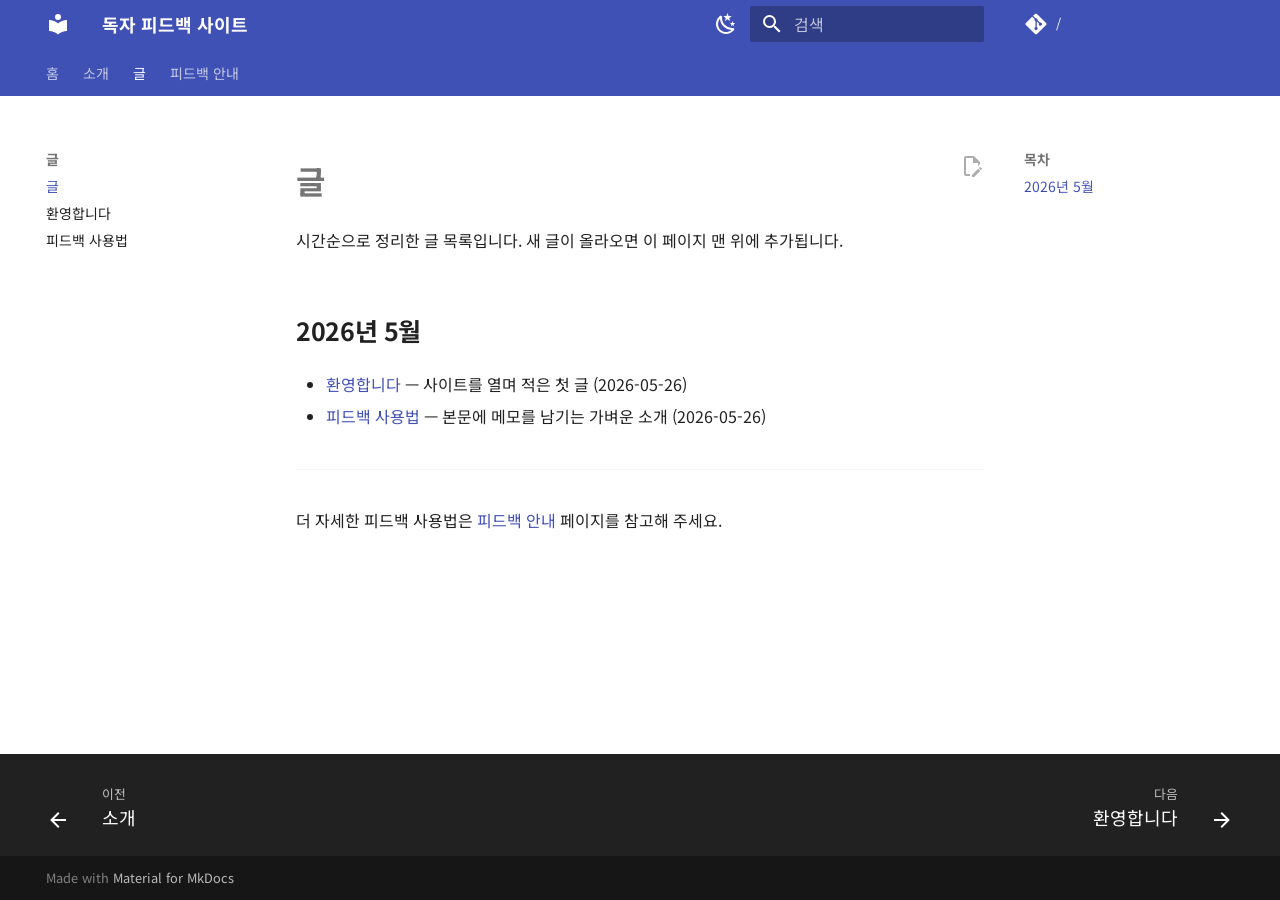
<file: site/posts/index.html>
<!doctype html>
<html lang="ko" class="no-js">
  <head>
    
      <meta charset="utf-8">
      <meta name="viewport" content="width=device-width,initial-scale=1">
      
        <meta name="description" content="독자가 문단별로 의견을 남기는 텍스트 콘텐츠 사이트">
      
      
      
        <link rel="canonical" href="https://<YOUR_GITHUB_USERNAME>.github.io/<YOUR_REPO>/posts/">
      
      
        <link rel="prev" href="../about/">
      
      
        <link rel="next" href="2026-05-26-welcome/">
      
      
      <link rel="icon" href="../assets/images/favicon.png">
      <meta name="generator" content="mkdocs-1.6.1, mkdocs-material-9.5.42">
    
    
      
        <title>글 - 독자 피드백 사이트</title>
      
    
    
      <link rel="stylesheet" href="../assets/stylesheets/main.0253249f.min.css">
      
        
        <link rel="stylesheet" href="../assets/stylesheets/palette.06af60db.min.css">
      
      


    
    
      
    
    
      
        
        
        <link rel="preconnect" href="https://fonts.gstatic.com" crossorigin>
        <link rel="stylesheet" href="https://fonts.googleapis.com/css?family=Noto+Sans+KR:300,300i,400,400i,700,700i%7CJetBrains+Mono:400,400i,700,700i&display=fallback">
        <style>:root{--md-text-font:"Noto Sans KR";--md-code-font:"JetBrains Mono"}</style>
      
    
    
      <link rel="stylesheet" href="../stylesheets/reading.css">
    
    <script>__md_scope=new URL("..",location),__md_hash=e=>[...e].reduce(((e,_)=>(e<<5)-e+_.charCodeAt(0)),0),__md_get=(e,_=localStorage,t=__md_scope)=>JSON.parse(_.getItem(t.pathname+"."+e)),__md_set=(e,_,t=localStorage,a=__md_scope)=>{try{t.setItem(a.pathname+"."+e,JSON.stringify(_))}catch(e){}}</script>
    
      

    
    
    
  </head>
  
  
    
    
      
    
    
    
    
    <body dir="ltr" data-md-color-scheme="default" data-md-color-primary="indigo" data-md-color-accent="indigo">
  
    
    <input class="md-toggle" data-md-toggle="drawer" type="checkbox" id="__drawer" autocomplete="off">
    <input class="md-toggle" data-md-toggle="search" type="checkbox" id="__search" autocomplete="off">
    <label class="md-overlay" for="__drawer"></label>
    <div data-md-component="skip">
      
        
        <a href="#_1" class="md-skip">
          콘텐츠로 이동
        </a>
      
    </div>
    <div data-md-component="announce">
      
    </div>
    
    
      

<header class="md-header" data-md-component="header">
  <nav class="md-header__inner md-grid" aria-label="상단/헤더">
    <a href=".." title="독자 피드백 사이트" class="md-header__button md-logo" aria-label="독자 피드백 사이트" data-md-component="logo">
      
  
  <svg xmlns="http://www.w3.org/2000/svg" viewBox="0 0 24 24"><path d="M12 8a3 3 0 0 0 3-3 3 3 0 0 0-3-3 3 3 0 0 0-3 3 3 3 0 0 0 3 3m0 3.54C9.64 9.35 6.5 8 3 8v11c3.5 0 6.64 1.35 9 3.54 2.36-2.19 5.5-3.54 9-3.54V8c-3.5 0-6.64 1.35-9 3.54"/></svg>

    </a>
    <label class="md-header__button md-icon" for="__drawer">
      
      <svg xmlns="http://www.w3.org/2000/svg" viewBox="0 0 24 24"><path d="M3 6h18v2H3zm0 5h18v2H3zm0 5h18v2H3z"/></svg>
    </label>
    <div class="md-header__title" data-md-component="header-title">
      <div class="md-header__ellipsis">
        <div class="md-header__topic">
          <span class="md-ellipsis">
            독자 피드백 사이트
          </span>
        </div>
        <div class="md-header__topic" data-md-component="header-topic">
          <span class="md-ellipsis">
            
              글
            
          </span>
        </div>
      </div>
    </div>
    
      
        <form class="md-header__option" data-md-component="palette">
  
    
    
    
    <input class="md-option" data-md-color-media="(prefers-color-scheme: light)" data-md-color-scheme="default" data-md-color-primary="indigo" data-md-color-accent="indigo"  aria-label="다크 모드로 전환"  type="radio" name="__palette" id="__palette_0">
    
      <label class="md-header__button md-icon" title="다크 모드로 전환" for="__palette_1" hidden>
        <svg xmlns="http://www.w3.org/2000/svg" viewBox="0 0 24 24"><path d="m17.75 4.09-2.53 1.94.91 3.06-2.63-1.81-2.63 1.81.91-3.06-2.53-1.94L12.44 4l1.06-3 1.06 3zm3.5 6.91-1.64 1.25.59 1.98-1.7-1.17-1.7 1.17.59-1.98L15.75 11l2.06-.05L18.5 9l.69 1.95zm-2.28 4.95c.83-.08 1.72 1.1 1.19 1.85-.32.45-.66.87-1.08 1.27C15.17 23 8.84 23 4.94 19.07c-3.91-3.9-3.91-10.24 0-14.14.4-.4.82-.76 1.27-1.08.75-.53 1.93.36 1.85 1.19-.27 2.86.69 5.83 2.89 8.02a9.96 9.96 0 0 0 8.02 2.89m-1.64 2.02a12.08 12.08 0 0 1-7.8-3.47c-2.17-2.19-3.33-5-3.49-7.82-2.81 3.14-2.7 7.96.31 10.98 3.02 3.01 7.84 3.12 10.98.31"/></svg>
      </label>
    
  
    
    
    
    <input class="md-option" data-md-color-media="(prefers-color-scheme: dark)" data-md-color-scheme="slate" data-md-color-primary="indigo" data-md-color-accent="indigo"  aria-label="라이트 모드로 전환"  type="radio" name="__palette" id="__palette_1">
    
      <label class="md-header__button md-icon" title="라이트 모드로 전환" for="__palette_0" hidden>
        <svg xmlns="http://www.w3.org/2000/svg" viewBox="0 0 24 24"><path d="M12 7a5 5 0 0 1 5 5 5 5 0 0 1-5 5 5 5 0 0 1-5-5 5 5 0 0 1 5-5m0 2a3 3 0 0 0-3 3 3 3 0 0 0 3 3 3 3 0 0 0 3-3 3 3 0 0 0-3-3m0-7 2.39 3.42C13.65 5.15 12.84 5 12 5s-1.65.15-2.39.42zM3.34 7l4.16-.35A7.2 7.2 0 0 0 5.94 8.5c-.44.74-.69 1.5-.83 2.29zm.02 10 1.76-3.77a7.131 7.131 0 0 0 2.38 4.14zM20.65 7l-1.77 3.79a7.02 7.02 0 0 0-2.38-4.15zm-.01 10-4.14.36c.59-.51 1.12-1.14 1.54-1.86.42-.73.69-1.5.83-2.29zM12 22l-2.41-3.44c.74.27 1.55.44 2.41.44.82 0 1.63-.17 2.37-.44z"/></svg>
      </label>
    
  
</form>
      
    
    
      <script>var palette=__md_get("__palette");if(palette&&palette.color){if("(prefers-color-scheme)"===palette.color.media){var media=matchMedia("(prefers-color-scheme: light)"),input=document.querySelector(media.matches?"[data-md-color-media='(prefers-color-scheme: light)']":"[data-md-color-media='(prefers-color-scheme: dark)']");palette.color.media=input.getAttribute("data-md-color-media"),palette.color.scheme=input.getAttribute("data-md-color-scheme"),palette.color.primary=input.getAttribute("data-md-color-primary"),palette.color.accent=input.getAttribute("data-md-color-accent")}for(var[key,value]of Object.entries(palette.color))document.body.setAttribute("data-md-color-"+key,value)}</script>
    
    
    
      <label class="md-header__button md-icon" for="__search">
        
        <svg xmlns="http://www.w3.org/2000/svg" viewBox="0 0 24 24"><path d="M9.5 3A6.5 6.5 0 0 1 16 9.5c0 1.61-.59 3.09-1.56 4.23l.27.27h.79l5 5-1.5 1.5-5-5v-.79l-.27-.27A6.52 6.52 0 0 1 9.5 16 6.5 6.5 0 0 1 3 9.5 6.5 6.5 0 0 1 9.5 3m0 2C7 5 5 7 5 9.5S7 14 9.5 14 14 12 14 9.5 12 5 9.5 5"/></svg>
      </label>
      <div class="md-search" data-md-component="search" role="dialog">
  <label class="md-search__overlay" for="__search"></label>
  <div class="md-search__inner" role="search">
    <form class="md-search__form" name="search">
      <input type="text" class="md-search__input" name="query" aria-label="검색" placeholder="검색" autocapitalize="off" autocorrect="off" autocomplete="off" spellcheck="false" data-md-component="search-query" required>
      <label class="md-search__icon md-icon" for="__search">
        
        <svg xmlns="http://www.w3.org/2000/svg" viewBox="0 0 24 24"><path d="M9.5 3A6.5 6.5 0 0 1 16 9.5c0 1.61-.59 3.09-1.56 4.23l.27.27h.79l5 5-1.5 1.5-5-5v-.79l-.27-.27A6.52 6.52 0 0 1 9.5 16 6.5 6.5 0 0 1 3 9.5 6.5 6.5 0 0 1 9.5 3m0 2C7 5 5 7 5 9.5S7 14 9.5 14 14 12 14 9.5 12 5 9.5 5"/></svg>
        
        <svg xmlns="http://www.w3.org/2000/svg" viewBox="0 0 24 24"><path d="M20 11v2H8l5.5 5.5-1.42 1.42L4.16 12l7.92-7.92L13.5 5.5 8 11z"/></svg>
      </label>
      <nav class="md-search__options" aria-label="검색">
        
        <button type="reset" class="md-search__icon md-icon" title="지우기" aria-label="지우기" tabindex="-1">
          
          <svg xmlns="http://www.w3.org/2000/svg" viewBox="0 0 24 24"><path d="M19 6.41 17.59 5 12 10.59 6.41 5 5 6.41 10.59 12 5 17.59 6.41 19 12 13.41 17.59 19 19 17.59 13.41 12z"/></svg>
        </button>
      </nav>
      
        <div class="md-search__suggest" data-md-component="search-suggest"></div>
      
    </form>
    <div class="md-search__output">
      <div class="md-search__scrollwrap" tabindex="0" data-md-scrollfix>
        <div class="md-search-result" data-md-component="search-result">
          <div class="md-search-result__meta">
            검색 초기화
          </div>
          <ol class="md-search-result__list" role="presentation"></ol>
        </div>
      </div>
    </div>
  </div>
</div>
    
    
      <div class="md-header__source">
        <a href="https://github.com/<YOUR_GITHUB_USERNAME>/<YOUR_REPO>" title="저장소로 이동" class="md-source" data-md-component="source">
  <div class="md-source__icon md-icon">
    
    <svg xmlns="http://www.w3.org/2000/svg" viewBox="0 0 448 512"><!--! Font Awesome Free 6.6.0 by @fontawesome - https://fontawesome.com License - https://fontawesome.com/license/free (Icons: CC BY 4.0, Fonts: SIL OFL 1.1, Code: MIT License) Copyright 2024 Fonticons, Inc.--><path d="M439.55 236.05 244 40.45a28.87 28.87 0 0 0-40.81 0l-40.66 40.63 51.52 51.52c27.06-9.14 52.68 16.77 43.39 43.68l49.66 49.66c34.23-11.8 61.18 31 35.47 56.69-26.49 26.49-70.21-2.87-56-37.34L240.22 199v121.85c25.3 12.54 22.26 41.85 9.08 55a34.34 34.34 0 0 1-48.55 0c-17.57-17.6-11.07-46.91 11.25-56v-123c-20.8-8.51-24.6-30.74-18.64-45L142.57 101 8.45 235.14a28.86 28.86 0 0 0 0 40.81l195.61 195.6a28.86 28.86 0 0 0 40.8 0l194.69-194.69a28.86 28.86 0 0 0 0-40.81"/></svg>
  </div>
  <div class="md-source__repository">
    <YOUR_GITHUB_USERNAME>/<YOUR_REPO>
  </div>
</a>
      </div>
    
  </nav>
  
</header>
    
    <div class="md-container" data-md-component="container">
      
      
        
          
            
<nav class="md-tabs" aria-label="탭" data-md-component="tabs">
  <div class="md-grid">
    <ul class="md-tabs__list">
      
        
  
  
  
    <li class="md-tabs__item">
      <a href=".." class="md-tabs__link">
        
  
    
  
  홈

      </a>
    </li>
  

      
        
  
  
  
    <li class="md-tabs__item">
      <a href="../about/" class="md-tabs__link">
        
  
    
  
  소개

      </a>
    </li>
  

      
        
  
  
    
  
  
    
    
      <li class="md-tabs__item md-tabs__item--active">
        <a href="./" class="md-tabs__link">
          
  
  글

        </a>
      </li>
    
  

      
        
  
  
  
    <li class="md-tabs__item">
      <a href="../contribute/" class="md-tabs__link">
        
  
    
  
  피드백 안내

      </a>
    </li>
  

      
    </ul>
  </div>
</nav>
          
        
      
      <main class="md-main" data-md-component="main">
        <div class="md-main__inner md-grid">
          
            
              
              <div class="md-sidebar md-sidebar--primary" data-md-component="sidebar" data-md-type="navigation" >
                <div class="md-sidebar__scrollwrap">
                  <div class="md-sidebar__inner">
                    


  


<nav class="md-nav md-nav--primary md-nav--lifted" aria-label="네비게이션" data-md-level="0">
  <label class="md-nav__title" for="__drawer">
    <a href=".." title="독자 피드백 사이트" class="md-nav__button md-logo" aria-label="독자 피드백 사이트" data-md-component="logo">
      
  
  <svg xmlns="http://www.w3.org/2000/svg" viewBox="0 0 24 24"><path d="M12 8a3 3 0 0 0 3-3 3 3 0 0 0-3-3 3 3 0 0 0-3 3 3 3 0 0 0 3 3m0 3.54C9.64 9.35 6.5 8 3 8v11c3.5 0 6.64 1.35 9 3.54 2.36-2.19 5.5-3.54 9-3.54V8c-3.5 0-6.64 1.35-9 3.54"/></svg>

    </a>
    독자 피드백 사이트
  </label>
  
    <div class="md-nav__source">
      <a href="https://github.com/<YOUR_GITHUB_USERNAME>/<YOUR_REPO>" title="저장소로 이동" class="md-source" data-md-component="source">
  <div class="md-source__icon md-icon">
    
    <svg xmlns="http://www.w3.org/2000/svg" viewBox="0 0 448 512"><!--! Font Awesome Free 6.6.0 by @fontawesome - https://fontawesome.com License - https://fontawesome.com/license/free (Icons: CC BY 4.0, Fonts: SIL OFL 1.1, Code: MIT License) Copyright 2024 Fonticons, Inc.--><path d="M439.55 236.05 244 40.45a28.87 28.87 0 0 0-40.81 0l-40.66 40.63 51.52 51.52c27.06-9.14 52.68 16.77 43.39 43.68l49.66 49.66c34.23-11.8 61.18 31 35.47 56.69-26.49 26.49-70.21-2.87-56-37.34L240.22 199v121.85c25.3 12.54 22.26 41.85 9.08 55a34.34 34.34 0 0 1-48.55 0c-17.57-17.6-11.07-46.91 11.25-56v-123c-20.8-8.51-24.6-30.74-18.64-45L142.57 101 8.45 235.14a28.86 28.86 0 0 0 0 40.81l195.61 195.6a28.86 28.86 0 0 0 40.8 0l194.69-194.69a28.86 28.86 0 0 0 0-40.81"/></svg>
  </div>
  <div class="md-source__repository">
    <YOUR_GITHUB_USERNAME>/<YOUR_REPO>
  </div>
</a>
    </div>
  
  <ul class="md-nav__list" data-md-scrollfix>
    
      
      
  
  
  
  
    <li class="md-nav__item">
      <a href=".." class="md-nav__link">
        
  
  <span class="md-ellipsis">
    홈
  </span>
  

      </a>
    </li>
  

    
      
      
  
  
  
  
    <li class="md-nav__item">
      <a href="../about/" class="md-nav__link">
        
  
  <span class="md-ellipsis">
    소개
  </span>
  

      </a>
    </li>
  

    
      
      
  
  
    
  
  
  
    
    
    
      
        
        
      
      
    
    
    <li class="md-nav__item md-nav__item--active md-nav__item--section md-nav__item--nested">
      
        
        
        <input class="md-nav__toggle md-toggle " type="checkbox" id="__nav_3" checked>
        
          
          <label class="md-nav__link" for="__nav_3" id="__nav_3_label" tabindex="">
            
  
  <span class="md-ellipsis">
    글
  </span>
  

            <span class="md-nav__icon md-icon"></span>
          </label>
        
        <nav class="md-nav" data-md-level="1" aria-labelledby="__nav_3_label" aria-expanded="true">
          <label class="md-nav__title" for="__nav_3">
            <span class="md-nav__icon md-icon"></span>
            글
          </label>
          <ul class="md-nav__list" data-md-scrollfix>
            
              
                
  
  
    
  
  
  
    <li class="md-nav__item md-nav__item--active">
      
      <input class="md-nav__toggle md-toggle" type="checkbox" id="__toc">
      
      
        
      
      
        <label class="md-nav__link md-nav__link--active" for="__toc">
          
  
  <span class="md-ellipsis">
    글
  </span>
  

          <span class="md-nav__icon md-icon"></span>
        </label>
      
      <a href="./" class="md-nav__link md-nav__link--active">
        
  
  <span class="md-ellipsis">
    글
  </span>
  

      </a>
      
        

<nav class="md-nav md-nav--secondary" aria-label="목차">
  
  
  
    
  
  
    <label class="md-nav__title" for="__toc">
      <span class="md-nav__icon md-icon"></span>
      목차
    </label>
    <ul class="md-nav__list" data-md-component="toc" data-md-scrollfix>
      
        <li class="md-nav__item">
  <a href="#2026-5" class="md-nav__link">
    <span class="md-ellipsis">
      2026년 5월
    </span>
  </a>
  
</li>
      
    </ul>
  
</nav>
      
    </li>
  

              
            
              
                
  
  
  
  
    <li class="md-nav__item">
      <a href="2026-05-26-welcome/" class="md-nav__link">
        
  
  <span class="md-ellipsis">
    환영합니다
  </span>
  

      </a>
    </li>
  

              
            
              
                
  
  
  
  
    <li class="md-nav__item">
      <a href="2026-05-26-how-to-feedback/" class="md-nav__link">
        
  
  <span class="md-ellipsis">
    피드백 사용법
  </span>
  

      </a>
    </li>
  

              
            
          </ul>
        </nav>
      
    </li>
  

    
      
      
  
  
  
  
    <li class="md-nav__item">
      <a href="../contribute/" class="md-nav__link">
        
  
  <span class="md-ellipsis">
    피드백 안내
  </span>
  

      </a>
    </li>
  

    
  </ul>
</nav>
                  </div>
                </div>
              </div>
            
            
              
              <div class="md-sidebar md-sidebar--secondary" data-md-component="sidebar" data-md-type="toc" >
                <div class="md-sidebar__scrollwrap">
                  <div class="md-sidebar__inner">
                    

<nav class="md-nav md-nav--secondary" aria-label="목차">
  
  
  
    
  
  
    <label class="md-nav__title" for="__toc">
      <span class="md-nav__icon md-icon"></span>
      목차
    </label>
    <ul class="md-nav__list" data-md-component="toc" data-md-scrollfix>
      
        <li class="md-nav__item">
  <a href="#2026-5" class="md-nav__link">
    <span class="md-ellipsis">
      2026년 5월
    </span>
  </a>
  
</li>
      
    </ul>
  
</nav>
                  </div>
                </div>
              </div>
            
          
          
            <div class="md-content" data-md-component="content">
              <article class="md-content__inner md-typeset">
                
                  

  
    <a href="https://github.com/<YOUR_GITHUB_USERNAME>/<YOUR_REPO>/edit/main/docs/posts/index.md" title="이 페이지를 편집" class="md-content__button md-icon">
      
      <svg xmlns="http://www.w3.org/2000/svg" viewBox="0 0 24 24"><path d="M10 20H6V4h7v5h5v3.1l2-2V8l-6-6H6c-1.1 0-2 .9-2 2v16c0 1.1.9 2 2 2h4zm10.2-7c.1 0 .3.1.4.2l1.3 1.3c.2.2.2.6 0 .8l-1 1-2.1-2.1 1-1c.1-.1.2-.2.4-.2m0 3.9L14.1 23H12v-2.1l6.1-6.1z"/></svg>
    </a>
  
  


<h1 id="_1">글<a class="headerlink" href="#_1" title="Permanent link">&para;</a></h1>
<p>시간순으로 정리한 글 목록입니다. 새 글이 올라오면 이 페이지 맨 위에 추가됩니다.</p>
<h2 id="2026-5">2026년 5월<a class="headerlink" href="#2026-5" title="Permanent link">&para;</a></h2>
<ul>
<li><a href="2026-05-26-welcome/">환영합니다</a> — 사이트를 열며 적은 첫 글 (2026-05-26)</li>
<li><a href="2026-05-26-how-to-feedback/">피드백 사용법</a> — 본문에 메모를 남기는 가벼운 소개 (2026-05-26)</li>
</ul>
<hr />
<p>더 자세한 피드백 사용법은 <a href="../contribute/">피드백 안내</a> 페이지를 참고해 주세요.</p>












                
              </article>
            </div>
          
          
<script>var target=document.getElementById(location.hash.slice(1));target&&target.name&&(target.checked=target.name.startsWith("__tabbed_"))</script>
        </div>
        
          <button type="button" class="md-top md-icon" data-md-component="top" hidden>
  
  <svg xmlns="http://www.w3.org/2000/svg" viewBox="0 0 24 24"><path d="M13 20h-2V8l-5.5 5.5-1.42-1.42L12 4.16l7.92 7.92-1.42 1.42L13 8z"/></svg>
  맨위로
</button>
        
      </main>
      
        <footer class="md-footer">
  
    
      
      <nav class="md-footer__inner md-grid" aria-label="하단/푸터" >
        
          
          <a href="../about/" class="md-footer__link md-footer__link--prev" aria-label="이전: 소개">
            <div class="md-footer__button md-icon">
              
              <svg xmlns="http://www.w3.org/2000/svg" viewBox="0 0 24 24"><path d="M20 11v2H8l5.5 5.5-1.42 1.42L4.16 12l7.92-7.92L13.5 5.5 8 11z"/></svg>
            </div>
            <div class="md-footer__title">
              <span class="md-footer__direction">
                이전
              </span>
              <div class="md-ellipsis">
                소개
              </div>
            </div>
          </a>
        
        
          
          <a href="2026-05-26-welcome/" class="md-footer__link md-footer__link--next" aria-label="다음: 환영합니다">
            <div class="md-footer__title">
              <span class="md-footer__direction">
                다음
              </span>
              <div class="md-ellipsis">
                환영합니다
              </div>
            </div>
            <div class="md-footer__button md-icon">
              
              <svg xmlns="http://www.w3.org/2000/svg" viewBox="0 0 24 24"><path d="M4 11v2h12l-5.5 5.5 1.42 1.42L19.84 12l-7.92-7.92L10.5 5.5 16 11z"/></svg>
            </div>
          </a>
        
      </nav>
    
  
  <div class="md-footer-meta md-typeset">
    <div class="md-footer-meta__inner md-grid">
      <div class="md-copyright">
  
  
    Made with
    <a href="https://squidfunk.github.io/mkdocs-material/" target="_blank" rel="noopener">
      Material for MkDocs
    </a>
  
</div>
      
    </div>
  </div>
</footer>
      
    </div>
    <div class="md-dialog" data-md-component="dialog">
      <div class="md-dialog__inner md-typeset"></div>
    </div>
    
    
    <script id="__config" type="application/json">{"base": "..", "features": ["navigation.instant", "navigation.tracking", "navigation.tabs", "navigation.top", "navigation.footer", "search.suggest", "search.highlight", "content.code.copy", "content.action.edit", "toc.follow"], "search": "../assets/javascripts/workers/search.6ce7567c.min.js", "translations": {"clipboard.copied": "\ud074\ub9bd\ubcf4\ub4dc\uc5d0 \ubcf5\uc0ac\ub428", "clipboard.copy": "\ud074\ub9bd\ubcf4\ub4dc\ub85c \ubcf5\uc0ac", "search.result.more.one": "\uc774 \ubb38\uc11c\uc5d0\uc11c 1\uac1c\uc758 \uac80\uc0c9 \uacb0\uacfc \ub354 \ubcf4\uae30", "search.result.more.other": "\uc774 \ubb38\uc11c\uc5d0\uc11c #\uac1c\uc758 \uac80\uc0c9 \uacb0\uacfc \ub354 \ubcf4\uae30", "search.result.none": "\uac80\uc0c9\uc5b4\uc640 \uc77c\uce58\ud558\ub294 \ubb38\uc11c\uac00 \uc5c6\uc2b5\ub2c8\ub2e4", "search.result.one": "1\uac1c\uc758 \uc77c\uce58\ud558\ub294 \ubb38\uc11c", "search.result.other": "#\uac1c\uc758 \uc77c\uce58\ud558\ub294 \ubb38\uc11c", "search.result.placeholder": "\uac80\uc0c9\uc5b4\ub97c \uc785\ub825\ud558\uc138\uc694", "search.result.term.missing": "\ud3ec\ud568\ub418\uc9c0 \uc54a\uc740 \uac80\uc0c9\uc5b4", "select.version": "\ubc84\uc804 \uc120\ud0dd"}}</script>
    
    
      <script src="../assets/javascripts/bundle.83f73b43.min.js"></script>
      
        <script src="../assets/js/hypothesis.js"></script>
      
        <script src="https://hypothes.is/embed.js"></script>
      
    
  </body>
</html>
</file>
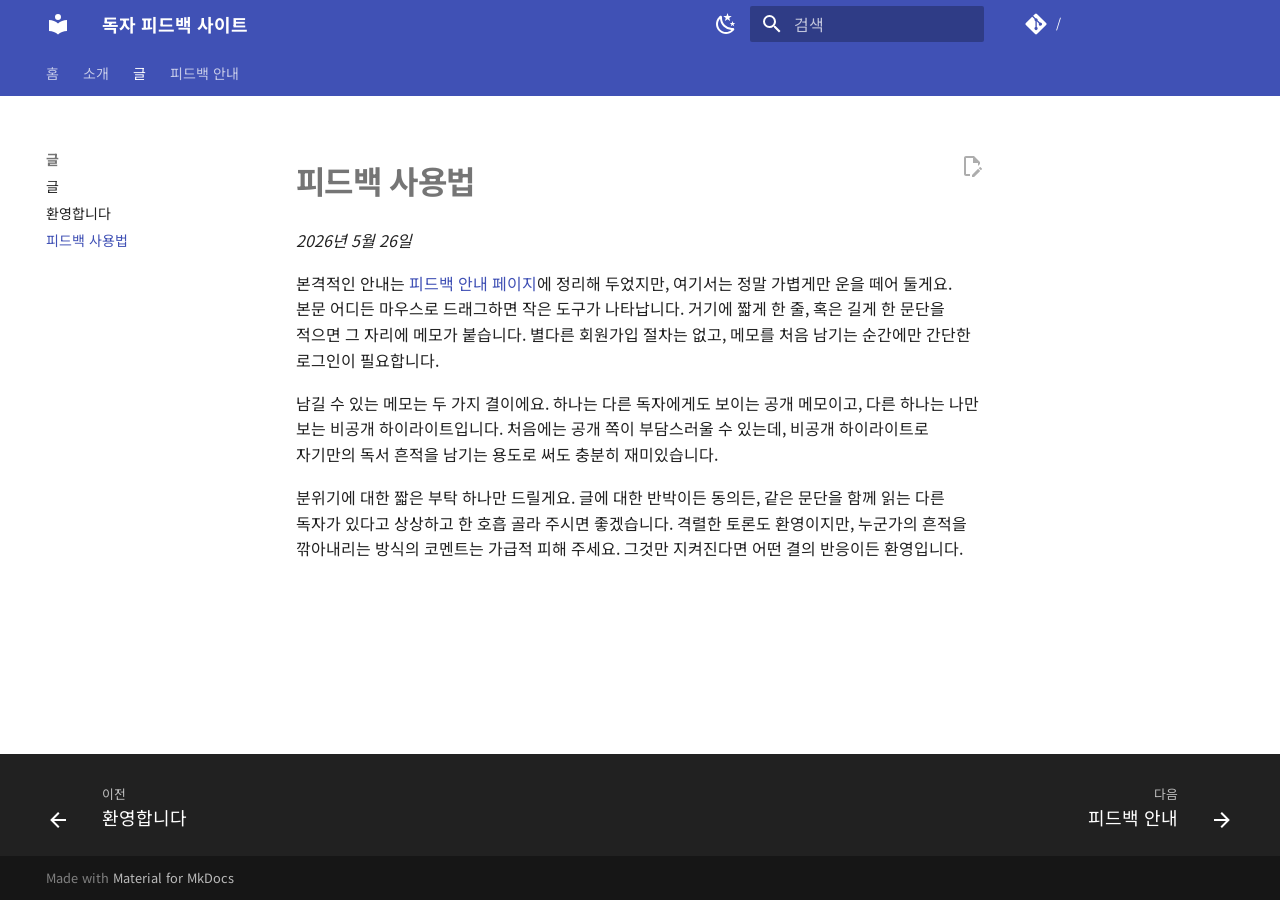
<file: site/posts/2026-05-26-how-to-feedback/index.html>
<!doctype html>
<html lang="ko" class="no-js">
  <head>
    
      <meta charset="utf-8">
      <meta name="viewport" content="width=device-width,initial-scale=1">
      
        <meta name="description" content="독자가 문단별로 의견을 남기는 텍스트 콘텐츠 사이트">
      
      
      
        <link rel="canonical" href="https://<YOUR_GITHUB_USERNAME>.github.io/<YOUR_REPO>/posts/2026-05-26-how-to-feedback/">
      
      
        <link rel="prev" href="../2026-05-26-welcome/">
      
      
        <link rel="next" href="../../contribute/">
      
      
      <link rel="icon" href="../../assets/images/favicon.png">
      <meta name="generator" content="mkdocs-1.6.1, mkdocs-material-9.5.42">
    
    
      
        <title>피드백 사용법 - 독자 피드백 사이트</title>
      
    
    
      <link rel="stylesheet" href="../../assets/stylesheets/main.0253249f.min.css">
      
        
        <link rel="stylesheet" href="../../assets/stylesheets/palette.06af60db.min.css">
      
      


    
    
      
    
    
      
        
        
        <link rel="preconnect" href="https://fonts.gstatic.com" crossorigin>
        <link rel="stylesheet" href="https://fonts.googleapis.com/css?family=Noto+Sans+KR:300,300i,400,400i,700,700i%7CJetBrains+Mono:400,400i,700,700i&display=fallback">
        <style>:root{--md-text-font:"Noto Sans KR";--md-code-font:"JetBrains Mono"}</style>
      
    
    
      <link rel="stylesheet" href="../../stylesheets/reading.css">
    
    <script>__md_scope=new URL("../..",location),__md_hash=e=>[...e].reduce(((e,_)=>(e<<5)-e+_.charCodeAt(0)),0),__md_get=(e,_=localStorage,t=__md_scope)=>JSON.parse(_.getItem(t.pathname+"."+e)),__md_set=(e,_,t=localStorage,a=__md_scope)=>{try{t.setItem(a.pathname+"."+e,JSON.stringify(_))}catch(e){}}</script>
    
      

    
    
    
  </head>
  
  
    
    
      
    
    
    
    
    <body dir="ltr" data-md-color-scheme="default" data-md-color-primary="indigo" data-md-color-accent="indigo">
  
    
    <input class="md-toggle" data-md-toggle="drawer" type="checkbox" id="__drawer" autocomplete="off">
    <input class="md-toggle" data-md-toggle="search" type="checkbox" id="__search" autocomplete="off">
    <label class="md-overlay" for="__drawer"></label>
    <div data-md-component="skip">
      
        
        <a href="#_1" class="md-skip">
          콘텐츠로 이동
        </a>
      
    </div>
    <div data-md-component="announce">
      
    </div>
    
    
      

<header class="md-header" data-md-component="header">
  <nav class="md-header__inner md-grid" aria-label="상단/헤더">
    <a href="../.." title="독자 피드백 사이트" class="md-header__button md-logo" aria-label="독자 피드백 사이트" data-md-component="logo">
      
  
  <svg xmlns="http://www.w3.org/2000/svg" viewBox="0 0 24 24"><path d="M12 8a3 3 0 0 0 3-3 3 3 0 0 0-3-3 3 3 0 0 0-3 3 3 3 0 0 0 3 3m0 3.54C9.64 9.35 6.5 8 3 8v11c3.5 0 6.64 1.35 9 3.54 2.36-2.19 5.5-3.54 9-3.54V8c-3.5 0-6.64 1.35-9 3.54"/></svg>

    </a>
    <label class="md-header__button md-icon" for="__drawer">
      
      <svg xmlns="http://www.w3.org/2000/svg" viewBox="0 0 24 24"><path d="M3 6h18v2H3zm0 5h18v2H3zm0 5h18v2H3z"/></svg>
    </label>
    <div class="md-header__title" data-md-component="header-title">
      <div class="md-header__ellipsis">
        <div class="md-header__topic">
          <span class="md-ellipsis">
            독자 피드백 사이트
          </span>
        </div>
        <div class="md-header__topic" data-md-component="header-topic">
          <span class="md-ellipsis">
            
              피드백 사용법
            
          </span>
        </div>
      </div>
    </div>
    
      
        <form class="md-header__option" data-md-component="palette">
  
    
    
    
    <input class="md-option" data-md-color-media="(prefers-color-scheme: light)" data-md-color-scheme="default" data-md-color-primary="indigo" data-md-color-accent="indigo"  aria-label="다크 모드로 전환"  type="radio" name="__palette" id="__palette_0">
    
      <label class="md-header__button md-icon" title="다크 모드로 전환" for="__palette_1" hidden>
        <svg xmlns="http://www.w3.org/2000/svg" viewBox="0 0 24 24"><path d="m17.75 4.09-2.53 1.94.91 3.06-2.63-1.81-2.63 1.81.91-3.06-2.53-1.94L12.44 4l1.06-3 1.06 3zm3.5 6.91-1.64 1.25.59 1.98-1.7-1.17-1.7 1.17.59-1.98L15.75 11l2.06-.05L18.5 9l.69 1.95zm-2.28 4.95c.83-.08 1.72 1.1 1.19 1.85-.32.45-.66.87-1.08 1.27C15.17 23 8.84 23 4.94 19.07c-3.91-3.9-3.91-10.24 0-14.14.4-.4.82-.76 1.27-1.08.75-.53 1.93.36 1.85 1.19-.27 2.86.69 5.83 2.89 8.02a9.96 9.96 0 0 0 8.02 2.89m-1.64 2.02a12.08 12.08 0 0 1-7.8-3.47c-2.17-2.19-3.33-5-3.49-7.82-2.81 3.14-2.7 7.96.31 10.98 3.02 3.01 7.84 3.12 10.98.31"/></svg>
      </label>
    
  
    
    
    
    <input class="md-option" data-md-color-media="(prefers-color-scheme: dark)" data-md-color-scheme="slate" data-md-color-primary="indigo" data-md-color-accent="indigo"  aria-label="라이트 모드로 전환"  type="radio" name="__palette" id="__palette_1">
    
      <label class="md-header__button md-icon" title="라이트 모드로 전환" for="__palette_0" hidden>
        <svg xmlns="http://www.w3.org/2000/svg" viewBox="0 0 24 24"><path d="M12 7a5 5 0 0 1 5 5 5 5 0 0 1-5 5 5 5 0 0 1-5-5 5 5 0 0 1 5-5m0 2a3 3 0 0 0-3 3 3 3 0 0 0 3 3 3 3 0 0 0 3-3 3 3 0 0 0-3-3m0-7 2.39 3.42C13.65 5.15 12.84 5 12 5s-1.65.15-2.39.42zM3.34 7l4.16-.35A7.2 7.2 0 0 0 5.94 8.5c-.44.74-.69 1.5-.83 2.29zm.02 10 1.76-3.77a7.131 7.131 0 0 0 2.38 4.14zM20.65 7l-1.77 3.79a7.02 7.02 0 0 0-2.38-4.15zm-.01 10-4.14.36c.59-.51 1.12-1.14 1.54-1.86.42-.73.69-1.5.83-2.29zM12 22l-2.41-3.44c.74.27 1.55.44 2.41.44.82 0 1.63-.17 2.37-.44z"/></svg>
      </label>
    
  
</form>
      
    
    
      <script>var palette=__md_get("__palette");if(palette&&palette.color){if("(prefers-color-scheme)"===palette.color.media){var media=matchMedia("(prefers-color-scheme: light)"),input=document.querySelector(media.matches?"[data-md-color-media='(prefers-color-scheme: light)']":"[data-md-color-media='(prefers-color-scheme: dark)']");palette.color.media=input.getAttribute("data-md-color-media"),palette.color.scheme=input.getAttribute("data-md-color-scheme"),palette.color.primary=input.getAttribute("data-md-color-primary"),palette.color.accent=input.getAttribute("data-md-color-accent")}for(var[key,value]of Object.entries(palette.color))document.body.setAttribute("data-md-color-"+key,value)}</script>
    
    
    
      <label class="md-header__button md-icon" for="__search">
        
        <svg xmlns="http://www.w3.org/2000/svg" viewBox="0 0 24 24"><path d="M9.5 3A6.5 6.5 0 0 1 16 9.5c0 1.61-.59 3.09-1.56 4.23l.27.27h.79l5 5-1.5 1.5-5-5v-.79l-.27-.27A6.52 6.52 0 0 1 9.5 16 6.5 6.5 0 0 1 3 9.5 6.5 6.5 0 0 1 9.5 3m0 2C7 5 5 7 5 9.5S7 14 9.5 14 14 12 14 9.5 12 5 9.5 5"/></svg>
      </label>
      <div class="md-search" data-md-component="search" role="dialog">
  <label class="md-search__overlay" for="__search"></label>
  <div class="md-search__inner" role="search">
    <form class="md-search__form" name="search">
      <input type="text" class="md-search__input" name="query" aria-label="검색" placeholder="검색" autocapitalize="off" autocorrect="off" autocomplete="off" spellcheck="false" data-md-component="search-query" required>
      <label class="md-search__icon md-icon" for="__search">
        
        <svg xmlns="http://www.w3.org/2000/svg" viewBox="0 0 24 24"><path d="M9.5 3A6.5 6.5 0 0 1 16 9.5c0 1.61-.59 3.09-1.56 4.23l.27.27h.79l5 5-1.5 1.5-5-5v-.79l-.27-.27A6.52 6.52 0 0 1 9.5 16 6.5 6.5 0 0 1 3 9.5 6.5 6.5 0 0 1 9.5 3m0 2C7 5 5 7 5 9.5S7 14 9.5 14 14 12 14 9.5 12 5 9.5 5"/></svg>
        
        <svg xmlns="http://www.w3.org/2000/svg" viewBox="0 0 24 24"><path d="M20 11v2H8l5.5 5.5-1.42 1.42L4.16 12l7.92-7.92L13.5 5.5 8 11z"/></svg>
      </label>
      <nav class="md-search__options" aria-label="검색">
        
        <button type="reset" class="md-search__icon md-icon" title="지우기" aria-label="지우기" tabindex="-1">
          
          <svg xmlns="http://www.w3.org/2000/svg" viewBox="0 0 24 24"><path d="M19 6.41 17.59 5 12 10.59 6.41 5 5 6.41 10.59 12 5 17.59 6.41 19 12 13.41 17.59 19 19 17.59 13.41 12z"/></svg>
        </button>
      </nav>
      
        <div class="md-search__suggest" data-md-component="search-suggest"></div>
      
    </form>
    <div class="md-search__output">
      <div class="md-search__scrollwrap" tabindex="0" data-md-scrollfix>
        <div class="md-search-result" data-md-component="search-result">
          <div class="md-search-result__meta">
            검색 초기화
          </div>
          <ol class="md-search-result__list" role="presentation"></ol>
        </div>
      </div>
    </div>
  </div>
</div>
    
    
      <div class="md-header__source">
        <a href="https://github.com/<YOUR_GITHUB_USERNAME>/<YOUR_REPO>" title="저장소로 이동" class="md-source" data-md-component="source">
  <div class="md-source__icon md-icon">
    
    <svg xmlns="http://www.w3.org/2000/svg" viewBox="0 0 448 512"><!--! Font Awesome Free 6.6.0 by @fontawesome - https://fontawesome.com License - https://fontawesome.com/license/free (Icons: CC BY 4.0, Fonts: SIL OFL 1.1, Code: MIT License) Copyright 2024 Fonticons, Inc.--><path d="M439.55 236.05 244 40.45a28.87 28.87 0 0 0-40.81 0l-40.66 40.63 51.52 51.52c27.06-9.14 52.68 16.77 43.39 43.68l49.66 49.66c34.23-11.8 61.18 31 35.47 56.69-26.49 26.49-70.21-2.87-56-37.34L240.22 199v121.85c25.3 12.54 22.26 41.85 9.08 55a34.34 34.34 0 0 1-48.55 0c-17.57-17.6-11.07-46.91 11.25-56v-123c-20.8-8.51-24.6-30.74-18.64-45L142.57 101 8.45 235.14a28.86 28.86 0 0 0 0 40.81l195.61 195.6a28.86 28.86 0 0 0 40.8 0l194.69-194.69a28.86 28.86 0 0 0 0-40.81"/></svg>
  </div>
  <div class="md-source__repository">
    <YOUR_GITHUB_USERNAME>/<YOUR_REPO>
  </div>
</a>
      </div>
    
  </nav>
  
</header>
    
    <div class="md-container" data-md-component="container">
      
      
        
          
            
<nav class="md-tabs" aria-label="탭" data-md-component="tabs">
  <div class="md-grid">
    <ul class="md-tabs__list">
      
        
  
  
  
    <li class="md-tabs__item">
      <a href="../.." class="md-tabs__link">
        
  
    
  
  홈

      </a>
    </li>
  

      
        
  
  
  
    <li class="md-tabs__item">
      <a href="../../about/" class="md-tabs__link">
        
  
    
  
  소개

      </a>
    </li>
  

      
        
  
  
    
  
  
    
    
      <li class="md-tabs__item md-tabs__item--active">
        <a href="../" class="md-tabs__link">
          
  
  글

        </a>
      </li>
    
  

      
        
  
  
  
    <li class="md-tabs__item">
      <a href="../../contribute/" class="md-tabs__link">
        
  
    
  
  피드백 안내

      </a>
    </li>
  

      
    </ul>
  </div>
</nav>
          
        
      
      <main class="md-main" data-md-component="main">
        <div class="md-main__inner md-grid">
          
            
              
              <div class="md-sidebar md-sidebar--primary" data-md-component="sidebar" data-md-type="navigation" >
                <div class="md-sidebar__scrollwrap">
                  <div class="md-sidebar__inner">
                    


  


<nav class="md-nav md-nav--primary md-nav--lifted" aria-label="네비게이션" data-md-level="0">
  <label class="md-nav__title" for="__drawer">
    <a href="../.." title="독자 피드백 사이트" class="md-nav__button md-logo" aria-label="독자 피드백 사이트" data-md-component="logo">
      
  
  <svg xmlns="http://www.w3.org/2000/svg" viewBox="0 0 24 24"><path d="M12 8a3 3 0 0 0 3-3 3 3 0 0 0-3-3 3 3 0 0 0-3 3 3 3 0 0 0 3 3m0 3.54C9.64 9.35 6.5 8 3 8v11c3.5 0 6.64 1.35 9 3.54 2.36-2.19 5.5-3.54 9-3.54V8c-3.5 0-6.64 1.35-9 3.54"/></svg>

    </a>
    독자 피드백 사이트
  </label>
  
    <div class="md-nav__source">
      <a href="https://github.com/<YOUR_GITHUB_USERNAME>/<YOUR_REPO>" title="저장소로 이동" class="md-source" data-md-component="source">
  <div class="md-source__icon md-icon">
    
    <svg xmlns="http://www.w3.org/2000/svg" viewBox="0 0 448 512"><!--! Font Awesome Free 6.6.0 by @fontawesome - https://fontawesome.com License - https://fontawesome.com/license/free (Icons: CC BY 4.0, Fonts: SIL OFL 1.1, Code: MIT License) Copyright 2024 Fonticons, Inc.--><path d="M439.55 236.05 244 40.45a28.87 28.87 0 0 0-40.81 0l-40.66 40.63 51.52 51.52c27.06-9.14 52.68 16.77 43.39 43.68l49.66 49.66c34.23-11.8 61.18 31 35.47 56.69-26.49 26.49-70.21-2.87-56-37.34L240.22 199v121.85c25.3 12.54 22.26 41.85 9.08 55a34.34 34.34 0 0 1-48.55 0c-17.57-17.6-11.07-46.91 11.25-56v-123c-20.8-8.51-24.6-30.74-18.64-45L142.57 101 8.45 235.14a28.86 28.86 0 0 0 0 40.81l195.61 195.6a28.86 28.86 0 0 0 40.8 0l194.69-194.69a28.86 28.86 0 0 0 0-40.81"/></svg>
  </div>
  <div class="md-source__repository">
    <YOUR_GITHUB_USERNAME>/<YOUR_REPO>
  </div>
</a>
    </div>
  
  <ul class="md-nav__list" data-md-scrollfix>
    
      
      
  
  
  
  
    <li class="md-nav__item">
      <a href="../.." class="md-nav__link">
        
  
  <span class="md-ellipsis">
    홈
  </span>
  

      </a>
    </li>
  

    
      
      
  
  
  
  
    <li class="md-nav__item">
      <a href="../../about/" class="md-nav__link">
        
  
  <span class="md-ellipsis">
    소개
  </span>
  

      </a>
    </li>
  

    
      
      
  
  
    
  
  
  
    
    
    
      
        
        
      
      
    
    
    <li class="md-nav__item md-nav__item--active md-nav__item--section md-nav__item--nested">
      
        
        
        <input class="md-nav__toggle md-toggle " type="checkbox" id="__nav_3" checked>
        
          
          <label class="md-nav__link" for="__nav_3" id="__nav_3_label" tabindex="">
            
  
  <span class="md-ellipsis">
    글
  </span>
  

            <span class="md-nav__icon md-icon"></span>
          </label>
        
        <nav class="md-nav" data-md-level="1" aria-labelledby="__nav_3_label" aria-expanded="true">
          <label class="md-nav__title" for="__nav_3">
            <span class="md-nav__icon md-icon"></span>
            글
          </label>
          <ul class="md-nav__list" data-md-scrollfix>
            
              
                
  
  
  
  
    <li class="md-nav__item">
      <a href="../" class="md-nav__link">
        
  
  <span class="md-ellipsis">
    글
  </span>
  

      </a>
    </li>
  

              
            
              
                
  
  
  
  
    <li class="md-nav__item">
      <a href="../2026-05-26-welcome/" class="md-nav__link">
        
  
  <span class="md-ellipsis">
    환영합니다
  </span>
  

      </a>
    </li>
  

              
            
              
                
  
  
    
  
  
  
    <li class="md-nav__item md-nav__item--active">
      
      <input class="md-nav__toggle md-toggle" type="checkbox" id="__toc">
      
      
        
      
      
      <a href="./" class="md-nav__link md-nav__link--active">
        
  
  <span class="md-ellipsis">
    피드백 사용법
  </span>
  

      </a>
      
    </li>
  

              
            
          </ul>
        </nav>
      
    </li>
  

    
      
      
  
  
  
  
    <li class="md-nav__item">
      <a href="../../contribute/" class="md-nav__link">
        
  
  <span class="md-ellipsis">
    피드백 안내
  </span>
  

      </a>
    </li>
  

    
  </ul>
</nav>
                  </div>
                </div>
              </div>
            
            
              
              <div class="md-sidebar md-sidebar--secondary" data-md-component="sidebar" data-md-type="toc" >
                <div class="md-sidebar__scrollwrap">
                  <div class="md-sidebar__inner">
                    

<nav class="md-nav md-nav--secondary" aria-label="목차">
  
  
  
    
  
  
</nav>
                  </div>
                </div>
              </div>
            
          
          
            <div class="md-content" data-md-component="content">
              <article class="md-content__inner md-typeset">
                
                  

  
    <a href="https://github.com/<YOUR_GITHUB_USERNAME>/<YOUR_REPO>/edit/main/docs/posts/2026-05-26-how-to-feedback.md" title="이 페이지를 편집" class="md-content__button md-icon">
      
      <svg xmlns="http://www.w3.org/2000/svg" viewBox="0 0 24 24"><path d="M10 20H6V4h7v5h5v3.1l2-2V8l-6-6H6c-1.1 0-2 .9-2 2v16c0 1.1.9 2 2 2h4zm10.2-7c.1 0 .3.1.4.2l1.3 1.3c.2.2.2.6 0 .8l-1 1-2.1-2.1 1-1c.1-.1.2-.2.4-.2m0 3.9L14.1 23H12v-2.1l6.1-6.1z"/></svg>
    </a>
  
  


<h1 id="_1">피드백 사용법<a class="headerlink" href="#_1" title="Permanent link">&para;</a></h1>
<p><em>2026년 5월 26일</em></p>
<p>본격적인 안내는 <a href="../../contribute/">피드백 안내 페이지</a>에 정리해 두었지만, 여기서는 정말 가볍게만 운을 떼어 둘게요. 본문 어디든 마우스로 드래그하면 작은 도구가 나타납니다. 거기에 짧게 한 줄, 혹은 길게 한 문단을 적으면 그 자리에 메모가 붙습니다. 별다른 회원가입 절차는 없고, 메모를 처음 남기는 순간에만 간단한 로그인이 필요합니다.</p>
<p>남길 수 있는 메모는 두 가지 결이에요. 하나는 다른 독자에게도 보이는 공개 메모이고, 다른 하나는 나만 보는 비공개 하이라이트입니다. 처음에는 공개 쪽이 부담스러울 수 있는데, 비공개 하이라이트로 자기만의 독서 흔적을 남기는 용도로 써도 충분히 재미있습니다.</p>
<p>분위기에 대한 짧은 부탁 하나만 드릴게요. 글에 대한 반박이든 동의든, 같은 문단을 함께 읽는 다른 독자가 있다고 상상하고 한 호흡 골라 주시면 좋겠습니다. 격렬한 토론도 환영이지만, 누군가의 흔적을 깎아내리는 방식의 코멘트는 가급적 피해 주세요. 그것만 지켜진다면 어떤 결의 반응이든 환영입니다.</p>












                
              </article>
            </div>
          
          
<script>var target=document.getElementById(location.hash.slice(1));target&&target.name&&(target.checked=target.name.startsWith("__tabbed_"))</script>
        </div>
        
          <button type="button" class="md-top md-icon" data-md-component="top" hidden>
  
  <svg xmlns="http://www.w3.org/2000/svg" viewBox="0 0 24 24"><path d="M13 20h-2V8l-5.5 5.5-1.42-1.42L12 4.16l7.92 7.92-1.42 1.42L13 8z"/></svg>
  맨위로
</button>
        
      </main>
      
        <footer class="md-footer">
  
    
      
      <nav class="md-footer__inner md-grid" aria-label="하단/푸터" >
        
          
          <a href="../2026-05-26-welcome/" class="md-footer__link md-footer__link--prev" aria-label="이전: 환영합니다">
            <div class="md-footer__button md-icon">
              
              <svg xmlns="http://www.w3.org/2000/svg" viewBox="0 0 24 24"><path d="M20 11v2H8l5.5 5.5-1.42 1.42L4.16 12l7.92-7.92L13.5 5.5 8 11z"/></svg>
            </div>
            <div class="md-footer__title">
              <span class="md-footer__direction">
                이전
              </span>
              <div class="md-ellipsis">
                환영합니다
              </div>
            </div>
          </a>
        
        
          
          <a href="../../contribute/" class="md-footer__link md-footer__link--next" aria-label="다음: 피드백 안내">
            <div class="md-footer__title">
              <span class="md-footer__direction">
                다음
              </span>
              <div class="md-ellipsis">
                피드백 안내
              </div>
            </div>
            <div class="md-footer__button md-icon">
              
              <svg xmlns="http://www.w3.org/2000/svg" viewBox="0 0 24 24"><path d="M4 11v2h12l-5.5 5.5 1.42 1.42L19.84 12l-7.92-7.92L10.5 5.5 16 11z"/></svg>
            </div>
          </a>
        
      </nav>
    
  
  <div class="md-footer-meta md-typeset">
    <div class="md-footer-meta__inner md-grid">
      <div class="md-copyright">
  
  
    Made with
    <a href="https://squidfunk.github.io/mkdocs-material/" target="_blank" rel="noopener">
      Material for MkDocs
    </a>
  
</div>
      
    </div>
  </div>
</footer>
      
    </div>
    <div class="md-dialog" data-md-component="dialog">
      <div class="md-dialog__inner md-typeset"></div>
    </div>
    
    
    <script id="__config" type="application/json">{"base": "../..", "features": ["navigation.instant", "navigation.tracking", "navigation.tabs", "navigation.top", "navigation.footer", "search.suggest", "search.highlight", "content.code.copy", "content.action.edit", "toc.follow"], "search": "../../assets/javascripts/workers/search.6ce7567c.min.js", "translations": {"clipboard.copied": "\ud074\ub9bd\ubcf4\ub4dc\uc5d0 \ubcf5\uc0ac\ub428", "clipboard.copy": "\ud074\ub9bd\ubcf4\ub4dc\ub85c \ubcf5\uc0ac", "search.result.more.one": "\uc774 \ubb38\uc11c\uc5d0\uc11c 1\uac1c\uc758 \uac80\uc0c9 \uacb0\uacfc \ub354 \ubcf4\uae30", "search.result.more.other": "\uc774 \ubb38\uc11c\uc5d0\uc11c #\uac1c\uc758 \uac80\uc0c9 \uacb0\uacfc \ub354 \ubcf4\uae30", "search.result.none": "\uac80\uc0c9\uc5b4\uc640 \uc77c\uce58\ud558\ub294 \ubb38\uc11c\uac00 \uc5c6\uc2b5\ub2c8\ub2e4", "search.result.one": "1\uac1c\uc758 \uc77c\uce58\ud558\ub294 \ubb38\uc11c", "search.result.other": "#\uac1c\uc758 \uc77c\uce58\ud558\ub294 \ubb38\uc11c", "search.result.placeholder": "\uac80\uc0c9\uc5b4\ub97c \uc785\ub825\ud558\uc138\uc694", "search.result.term.missing": "\ud3ec\ud568\ub418\uc9c0 \uc54a\uc740 \uac80\uc0c9\uc5b4", "select.version": "\ubc84\uc804 \uc120\ud0dd"}}</script>
    
    
      <script src="../../assets/javascripts/bundle.83f73b43.min.js"></script>
      
        <script src="../../assets/js/hypothesis.js"></script>
      
        <script src="https://hypothes.is/embed.js"></script>
      
    
  </body>
</html>
</file>
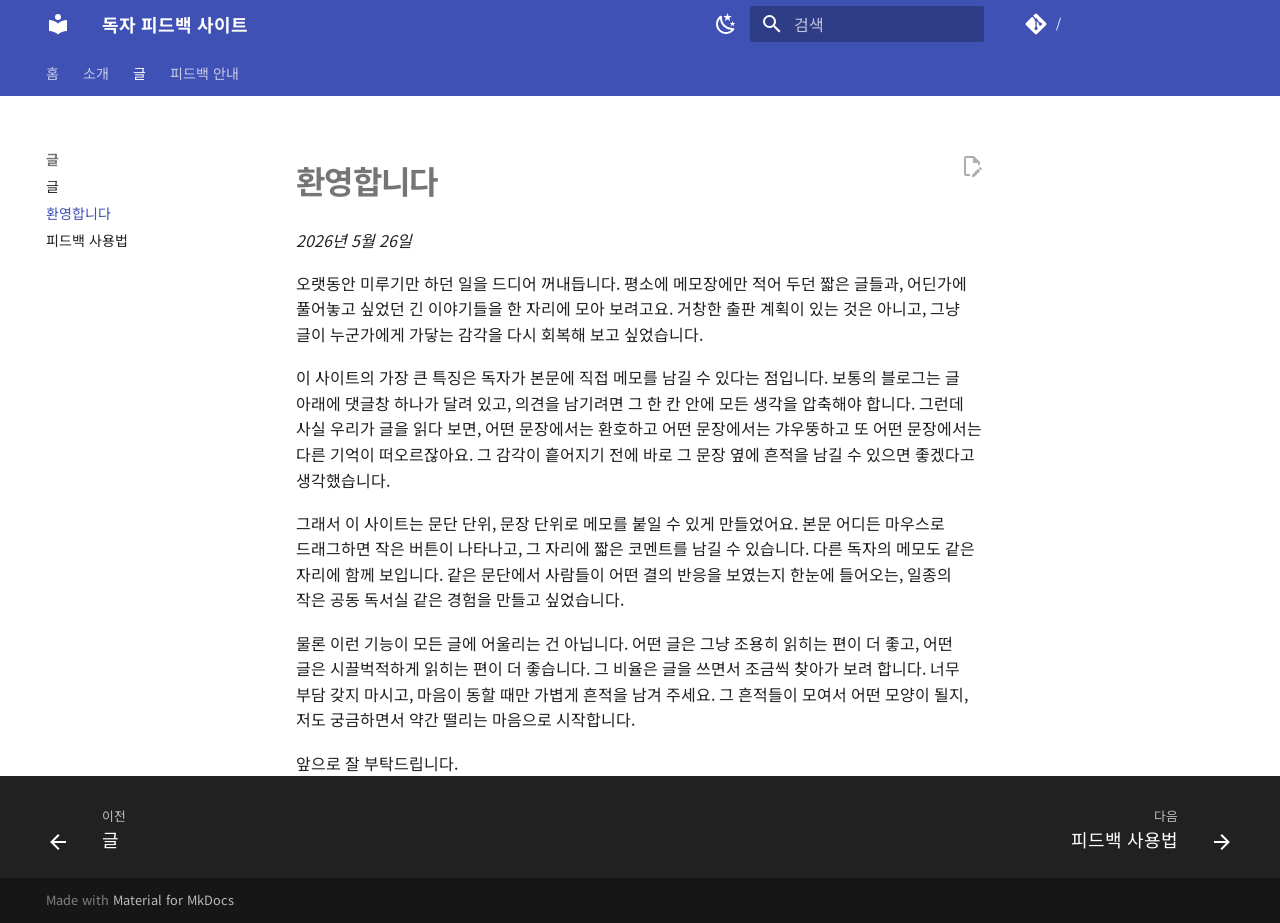
<file: site/posts/2026-05-26-welcome/index.html>
<!doctype html>
<html lang="ko" class="no-js">
  <head>
    
      <meta charset="utf-8">
      <meta name="viewport" content="width=device-width,initial-scale=1">
      
        <meta name="description" content="독자가 문단별로 의견을 남기는 텍스트 콘텐츠 사이트">
      
      
      
        <link rel="canonical" href="https://<YOUR_GITHUB_USERNAME>.github.io/<YOUR_REPO>/posts/2026-05-26-welcome/">
      
      
        <link rel="prev" href="../">
      
      
        <link rel="next" href="../2026-05-26-how-to-feedback/">
      
      
      <link rel="icon" href="../../assets/images/favicon.png">
      <meta name="generator" content="mkdocs-1.6.1, mkdocs-material-9.5.42">
    
    
      
        <title>환영합니다 - 독자 피드백 사이트</title>
      
    
    
      <link rel="stylesheet" href="../../assets/stylesheets/main.0253249f.min.css">
      
        
        <link rel="stylesheet" href="../../assets/stylesheets/palette.06af60db.min.css">
      
      


    
    
      
    
    
      
        
        
        <link rel="preconnect" href="https://fonts.gstatic.com" crossorigin>
        <link rel="stylesheet" href="https://fonts.googleapis.com/css?family=Noto+Sans+KR:300,300i,400,400i,700,700i%7CJetBrains+Mono:400,400i,700,700i&display=fallback">
        <style>:root{--md-text-font:"Noto Sans KR";--md-code-font:"JetBrains Mono"}</style>
      
    
    
      <link rel="stylesheet" href="../../stylesheets/reading.css">
    
    <script>__md_scope=new URL("../..",location),__md_hash=e=>[...e].reduce(((e,_)=>(e<<5)-e+_.charCodeAt(0)),0),__md_get=(e,_=localStorage,t=__md_scope)=>JSON.parse(_.getItem(t.pathname+"."+e)),__md_set=(e,_,t=localStorage,a=__md_scope)=>{try{t.setItem(a.pathname+"."+e,JSON.stringify(_))}catch(e){}}</script>
    
      

    
    
    
  </head>
  
  
    
    
      
    
    
    
    
    <body dir="ltr" data-md-color-scheme="default" data-md-color-primary="indigo" data-md-color-accent="indigo">
  
    
    <input class="md-toggle" data-md-toggle="drawer" type="checkbox" id="__drawer" autocomplete="off">
    <input class="md-toggle" data-md-toggle="search" type="checkbox" id="__search" autocomplete="off">
    <label class="md-overlay" for="__drawer"></label>
    <div data-md-component="skip">
      
        
        <a href="#_1" class="md-skip">
          콘텐츠로 이동
        </a>
      
    </div>
    <div data-md-component="announce">
      
    </div>
    
    
      

<header class="md-header" data-md-component="header">
  <nav class="md-header__inner md-grid" aria-label="상단/헤더">
    <a href="../.." title="독자 피드백 사이트" class="md-header__button md-logo" aria-label="독자 피드백 사이트" data-md-component="logo">
      
  
  <svg xmlns="http://www.w3.org/2000/svg" viewBox="0 0 24 24"><path d="M12 8a3 3 0 0 0 3-3 3 3 0 0 0-3-3 3 3 0 0 0-3 3 3 3 0 0 0 3 3m0 3.54C9.64 9.35 6.5 8 3 8v11c3.5 0 6.64 1.35 9 3.54 2.36-2.19 5.5-3.54 9-3.54V8c-3.5 0-6.64 1.35-9 3.54"/></svg>

    </a>
    <label class="md-header__button md-icon" for="__drawer">
      
      <svg xmlns="http://www.w3.org/2000/svg" viewBox="0 0 24 24"><path d="M3 6h18v2H3zm0 5h18v2H3zm0 5h18v2H3z"/></svg>
    </label>
    <div class="md-header__title" data-md-component="header-title">
      <div class="md-header__ellipsis">
        <div class="md-header__topic">
          <span class="md-ellipsis">
            독자 피드백 사이트
          </span>
        </div>
        <div class="md-header__topic" data-md-component="header-topic">
          <span class="md-ellipsis">
            
              환영합니다
            
          </span>
        </div>
      </div>
    </div>
    
      
        <form class="md-header__option" data-md-component="palette">
  
    
    
    
    <input class="md-option" data-md-color-media="(prefers-color-scheme: light)" data-md-color-scheme="default" data-md-color-primary="indigo" data-md-color-accent="indigo"  aria-label="다크 모드로 전환"  type="radio" name="__palette" id="__palette_0">
    
      <label class="md-header__button md-icon" title="다크 모드로 전환" for="__palette_1" hidden>
        <svg xmlns="http://www.w3.org/2000/svg" viewBox="0 0 24 24"><path d="m17.75 4.09-2.53 1.94.91 3.06-2.63-1.81-2.63 1.81.91-3.06-2.53-1.94L12.44 4l1.06-3 1.06 3zm3.5 6.91-1.64 1.25.59 1.98-1.7-1.17-1.7 1.17.59-1.98L15.75 11l2.06-.05L18.5 9l.69 1.95zm-2.28 4.95c.83-.08 1.72 1.1 1.19 1.85-.32.45-.66.87-1.08 1.27C15.17 23 8.84 23 4.94 19.07c-3.91-3.9-3.91-10.24 0-14.14.4-.4.82-.76 1.27-1.08.75-.53 1.93.36 1.85 1.19-.27 2.86.69 5.83 2.89 8.02a9.96 9.96 0 0 0 8.02 2.89m-1.64 2.02a12.08 12.08 0 0 1-7.8-3.47c-2.17-2.19-3.33-5-3.49-7.82-2.81 3.14-2.7 7.96.31 10.98 3.02 3.01 7.84 3.12 10.98.31"/></svg>
      </label>
    
  
    
    
    
    <input class="md-option" data-md-color-media="(prefers-color-scheme: dark)" data-md-color-scheme="slate" data-md-color-primary="indigo" data-md-color-accent="indigo"  aria-label="라이트 모드로 전환"  type="radio" name="__palette" id="__palette_1">
    
      <label class="md-header__button md-icon" title="라이트 모드로 전환" for="__palette_0" hidden>
        <svg xmlns="http://www.w3.org/2000/svg" viewBox="0 0 24 24"><path d="M12 7a5 5 0 0 1 5 5 5 5 0 0 1-5 5 5 5 0 0 1-5-5 5 5 0 0 1 5-5m0 2a3 3 0 0 0-3 3 3 3 0 0 0 3 3 3 3 0 0 0 3-3 3 3 0 0 0-3-3m0-7 2.39 3.42C13.65 5.15 12.84 5 12 5s-1.65.15-2.39.42zM3.34 7l4.16-.35A7.2 7.2 0 0 0 5.94 8.5c-.44.74-.69 1.5-.83 2.29zm.02 10 1.76-3.77a7.131 7.131 0 0 0 2.38 4.14zM20.65 7l-1.77 3.79a7.02 7.02 0 0 0-2.38-4.15zm-.01 10-4.14.36c.59-.51 1.12-1.14 1.54-1.86.42-.73.69-1.5.83-2.29zM12 22l-2.41-3.44c.74.27 1.55.44 2.41.44.82 0 1.63-.17 2.37-.44z"/></svg>
      </label>
    
  
</form>
      
    
    
      <script>var palette=__md_get("__palette");if(palette&&palette.color){if("(prefers-color-scheme)"===palette.color.media){var media=matchMedia("(prefers-color-scheme: light)"),input=document.querySelector(media.matches?"[data-md-color-media='(prefers-color-scheme: light)']":"[data-md-color-media='(prefers-color-scheme: dark)']");palette.color.media=input.getAttribute("data-md-color-media"),palette.color.scheme=input.getAttribute("data-md-color-scheme"),palette.color.primary=input.getAttribute("data-md-color-primary"),palette.color.accent=input.getAttribute("data-md-color-accent")}for(var[key,value]of Object.entries(palette.color))document.body.setAttribute("data-md-color-"+key,value)}</script>
    
    
    
      <label class="md-header__button md-icon" for="__search">
        
        <svg xmlns="http://www.w3.org/2000/svg" viewBox="0 0 24 24"><path d="M9.5 3A6.5 6.5 0 0 1 16 9.5c0 1.61-.59 3.09-1.56 4.23l.27.27h.79l5 5-1.5 1.5-5-5v-.79l-.27-.27A6.52 6.52 0 0 1 9.5 16 6.5 6.5 0 0 1 3 9.5 6.5 6.5 0 0 1 9.5 3m0 2C7 5 5 7 5 9.5S7 14 9.5 14 14 12 14 9.5 12 5 9.5 5"/></svg>
      </label>
      <div class="md-search" data-md-component="search" role="dialog">
  <label class="md-search__overlay" for="__search"></label>
  <div class="md-search__inner" role="search">
    <form class="md-search__form" name="search">
      <input type="text" class="md-search__input" name="query" aria-label="검색" placeholder="검색" autocapitalize="off" autocorrect="off" autocomplete="off" spellcheck="false" data-md-component="search-query" required>
      <label class="md-search__icon md-icon" for="__search">
        
        <svg xmlns="http://www.w3.org/2000/svg" viewBox="0 0 24 24"><path d="M9.5 3A6.5 6.5 0 0 1 16 9.5c0 1.61-.59 3.09-1.56 4.23l.27.27h.79l5 5-1.5 1.5-5-5v-.79l-.27-.27A6.52 6.52 0 0 1 9.5 16 6.5 6.5 0 0 1 3 9.5 6.5 6.5 0 0 1 9.5 3m0 2C7 5 5 7 5 9.5S7 14 9.5 14 14 12 14 9.5 12 5 9.5 5"/></svg>
        
        <svg xmlns="http://www.w3.org/2000/svg" viewBox="0 0 24 24"><path d="M20 11v2H8l5.5 5.5-1.42 1.42L4.16 12l7.92-7.92L13.5 5.5 8 11z"/></svg>
      </label>
      <nav class="md-search__options" aria-label="검색">
        
        <button type="reset" class="md-search__icon md-icon" title="지우기" aria-label="지우기" tabindex="-1">
          
          <svg xmlns="http://www.w3.org/2000/svg" viewBox="0 0 24 24"><path d="M19 6.41 17.59 5 12 10.59 6.41 5 5 6.41 10.59 12 5 17.59 6.41 19 12 13.41 17.59 19 19 17.59 13.41 12z"/></svg>
        </button>
      </nav>
      
        <div class="md-search__suggest" data-md-component="search-suggest"></div>
      
    </form>
    <div class="md-search__output">
      <div class="md-search__scrollwrap" tabindex="0" data-md-scrollfix>
        <div class="md-search-result" data-md-component="search-result">
          <div class="md-search-result__meta">
            검색 초기화
          </div>
          <ol class="md-search-result__list" role="presentation"></ol>
        </div>
      </div>
    </div>
  </div>
</div>
    
    
      <div class="md-header__source">
        <a href="https://github.com/<YOUR_GITHUB_USERNAME>/<YOUR_REPO>" title="저장소로 이동" class="md-source" data-md-component="source">
  <div class="md-source__icon md-icon">
    
    <svg xmlns="http://www.w3.org/2000/svg" viewBox="0 0 448 512"><!--! Font Awesome Free 6.6.0 by @fontawesome - https://fontawesome.com License - https://fontawesome.com/license/free (Icons: CC BY 4.0, Fonts: SIL OFL 1.1, Code: MIT License) Copyright 2024 Fonticons, Inc.--><path d="M439.55 236.05 244 40.45a28.87 28.87 0 0 0-40.81 0l-40.66 40.63 51.52 51.52c27.06-9.14 52.68 16.77 43.39 43.68l49.66 49.66c34.23-11.8 61.18 31 35.47 56.69-26.49 26.49-70.21-2.87-56-37.34L240.22 199v121.85c25.3 12.54 22.26 41.85 9.08 55a34.34 34.34 0 0 1-48.55 0c-17.57-17.6-11.07-46.91 11.25-56v-123c-20.8-8.51-24.6-30.74-18.64-45L142.57 101 8.45 235.14a28.86 28.86 0 0 0 0 40.81l195.61 195.6a28.86 28.86 0 0 0 40.8 0l194.69-194.69a28.86 28.86 0 0 0 0-40.81"/></svg>
  </div>
  <div class="md-source__repository">
    <YOUR_GITHUB_USERNAME>/<YOUR_REPO>
  </div>
</a>
      </div>
    
  </nav>
  
</header>
    
    <div class="md-container" data-md-component="container">
      
      
        
          
            
<nav class="md-tabs" aria-label="탭" data-md-component="tabs">
  <div class="md-grid">
    <ul class="md-tabs__list">
      
        
  
  
  
    <li class="md-tabs__item">
      <a href="../.." class="md-tabs__link">
        
  
    
  
  홈

      </a>
    </li>
  

      
        
  
  
  
    <li class="md-tabs__item">
      <a href="../../about/" class="md-tabs__link">
        
  
    
  
  소개

      </a>
    </li>
  

      
        
  
  
    
  
  
    
    
      <li class="md-tabs__item md-tabs__item--active">
        <a href="../" class="md-tabs__link">
          
  
  글

        </a>
      </li>
    
  

      
        
  
  
  
    <li class="md-tabs__item">
      <a href="../../contribute/" class="md-tabs__link">
        
  
    
  
  피드백 안내

      </a>
    </li>
  

      
    </ul>
  </div>
</nav>
          
        
      
      <main class="md-main" data-md-component="main">
        <div class="md-main__inner md-grid">
          
            
              
              <div class="md-sidebar md-sidebar--primary" data-md-component="sidebar" data-md-type="navigation" >
                <div class="md-sidebar__scrollwrap">
                  <div class="md-sidebar__inner">
                    


  


<nav class="md-nav md-nav--primary md-nav--lifted" aria-label="네비게이션" data-md-level="0">
  <label class="md-nav__title" for="__drawer">
    <a href="../.." title="독자 피드백 사이트" class="md-nav__button md-logo" aria-label="독자 피드백 사이트" data-md-component="logo">
      
  
  <svg xmlns="http://www.w3.org/2000/svg" viewBox="0 0 24 24"><path d="M12 8a3 3 0 0 0 3-3 3 3 0 0 0-3-3 3 3 0 0 0-3 3 3 3 0 0 0 3 3m0 3.54C9.64 9.35 6.5 8 3 8v11c3.5 0 6.64 1.35 9 3.54 2.36-2.19 5.5-3.54 9-3.54V8c-3.5 0-6.64 1.35-9 3.54"/></svg>

    </a>
    독자 피드백 사이트
  </label>
  
    <div class="md-nav__source">
      <a href="https://github.com/<YOUR_GITHUB_USERNAME>/<YOUR_REPO>" title="저장소로 이동" class="md-source" data-md-component="source">
  <div class="md-source__icon md-icon">
    
    <svg xmlns="http://www.w3.org/2000/svg" viewBox="0 0 448 512"><!--! Font Awesome Free 6.6.0 by @fontawesome - https://fontawesome.com License - https://fontawesome.com/license/free (Icons: CC BY 4.0, Fonts: SIL OFL 1.1, Code: MIT License) Copyright 2024 Fonticons, Inc.--><path d="M439.55 236.05 244 40.45a28.87 28.87 0 0 0-40.81 0l-40.66 40.63 51.52 51.52c27.06-9.14 52.68 16.77 43.39 43.68l49.66 49.66c34.23-11.8 61.18 31 35.47 56.69-26.49 26.49-70.21-2.87-56-37.34L240.22 199v121.85c25.3 12.54 22.26 41.85 9.08 55a34.34 34.34 0 0 1-48.55 0c-17.57-17.6-11.07-46.91 11.25-56v-123c-20.8-8.51-24.6-30.74-18.64-45L142.57 101 8.45 235.14a28.86 28.86 0 0 0 0 40.81l195.61 195.6a28.86 28.86 0 0 0 40.8 0l194.69-194.69a28.86 28.86 0 0 0 0-40.81"/></svg>
  </div>
  <div class="md-source__repository">
    <YOUR_GITHUB_USERNAME>/<YOUR_REPO>
  </div>
</a>
    </div>
  
  <ul class="md-nav__list" data-md-scrollfix>
    
      
      
  
  
  
  
    <li class="md-nav__item">
      <a href="../.." class="md-nav__link">
        
  
  <span class="md-ellipsis">
    홈
  </span>
  

      </a>
    </li>
  

    
      
      
  
  
  
  
    <li class="md-nav__item">
      <a href="../../about/" class="md-nav__link">
        
  
  <span class="md-ellipsis">
    소개
  </span>
  

      </a>
    </li>
  

    
      
      
  
  
    
  
  
  
    
    
    
      
        
        
      
      
    
    
    <li class="md-nav__item md-nav__item--active md-nav__item--section md-nav__item--nested">
      
        
        
        <input class="md-nav__toggle md-toggle " type="checkbox" id="__nav_3" checked>
        
          
          <label class="md-nav__link" for="__nav_3" id="__nav_3_label" tabindex="">
            
  
  <span class="md-ellipsis">
    글
  </span>
  

            <span class="md-nav__icon md-icon"></span>
          </label>
        
        <nav class="md-nav" data-md-level="1" aria-labelledby="__nav_3_label" aria-expanded="true">
          <label class="md-nav__title" for="__nav_3">
            <span class="md-nav__icon md-icon"></span>
            글
          </label>
          <ul class="md-nav__list" data-md-scrollfix>
            
              
                
  
  
  
  
    <li class="md-nav__item">
      <a href="../" class="md-nav__link">
        
  
  <span class="md-ellipsis">
    글
  </span>
  

      </a>
    </li>
  

              
            
              
                
  
  
    
  
  
  
    <li class="md-nav__item md-nav__item--active">
      
      <input class="md-nav__toggle md-toggle" type="checkbox" id="__toc">
      
      
        
      
      
      <a href="./" class="md-nav__link md-nav__link--active">
        
  
  <span class="md-ellipsis">
    환영합니다
  </span>
  

      </a>
      
    </li>
  

              
            
              
                
  
  
  
  
    <li class="md-nav__item">
      <a href="../2026-05-26-how-to-feedback/" class="md-nav__link">
        
  
  <span class="md-ellipsis">
    피드백 사용법
  </span>
  

      </a>
    </li>
  

              
            
          </ul>
        </nav>
      
    </li>
  

    
      
      
  
  
  
  
    <li class="md-nav__item">
      <a href="../../contribute/" class="md-nav__link">
        
  
  <span class="md-ellipsis">
    피드백 안내
  </span>
  

      </a>
    </li>
  

    
  </ul>
</nav>
                  </div>
                </div>
              </div>
            
            
              
              <div class="md-sidebar md-sidebar--secondary" data-md-component="sidebar" data-md-type="toc" >
                <div class="md-sidebar__scrollwrap">
                  <div class="md-sidebar__inner">
                    

<nav class="md-nav md-nav--secondary" aria-label="목차">
  
  
  
    
  
  
</nav>
                  </div>
                </div>
              </div>
            
          
          
            <div class="md-content" data-md-component="content">
              <article class="md-content__inner md-typeset">
                
                  

  
    <a href="https://github.com/<YOUR_GITHUB_USERNAME>/<YOUR_REPO>/edit/main/docs/posts/2026-05-26-welcome.md" title="이 페이지를 편집" class="md-content__button md-icon">
      
      <svg xmlns="http://www.w3.org/2000/svg" viewBox="0 0 24 24"><path d="M10 20H6V4h7v5h5v3.1l2-2V8l-6-6H6c-1.1 0-2 .9-2 2v16c0 1.1.9 2 2 2h4zm10.2-7c.1 0 .3.1.4.2l1.3 1.3c.2.2.2.6 0 .8l-1 1-2.1-2.1 1-1c.1-.1.2-.2.4-.2m0 3.9L14.1 23H12v-2.1l6.1-6.1z"/></svg>
    </a>
  
  


<h1 id="_1">환영합니다<a class="headerlink" href="#_1" title="Permanent link">&para;</a></h1>
<p><em>2026년 5월 26일</em></p>
<p>오랫동안 미루기만 하던 일을 드디어 꺼내듭니다. 평소에 메모장에만 적어 두던 짧은 글들과, 어딘가에 풀어놓고 싶었던 긴 이야기들을 한 자리에 모아 보려고요. 거창한 출판 계획이 있는 것은 아니고, 그냥 글이 누군가에게 가닿는 감각을 다시 회복해 보고 싶었습니다.</p>
<p>이 사이트의 가장 큰 특징은 독자가 본문에 직접 메모를 남길 수 있다는 점입니다. 보통의 블로그는 글 아래에 댓글창 하나가 달려 있고, 의견을 남기려면 그 한 칸 안에 모든 생각을 압축해야 합니다. 그런데 사실 우리가 글을 읽다 보면, 어떤 문장에서는 환호하고 어떤 문장에서는 갸우뚱하고 또 어떤 문장에서는 다른 기억이 떠오르잖아요. 그 감각이 흩어지기 전에 바로 그 문장 옆에 흔적을 남길 수 있으면 좋겠다고 생각했습니다.</p>
<p>그래서 이 사이트는 문단 단위, 문장 단위로 메모를 붙일 수 있게 만들었어요. 본문 어디든 마우스로 드래그하면 작은 버튼이 나타나고, 그 자리에 짧은 코멘트를 남길 수 있습니다. 다른 독자의 메모도 같은 자리에 함께 보입니다. 같은 문단에서 사람들이 어떤 결의 반응을 보였는지 한눈에 들어오는, 일종의 작은 공동 독서실 같은 경험을 만들고 싶었습니다.</p>
<p>물론 이런 기능이 모든 글에 어울리는 건 아닙니다. 어떤 글은 그냥 조용히 읽히는 편이 더 좋고, 어떤 글은 시끌벅적하게 읽히는 편이 더 좋습니다. 그 비율은 글을 쓰면서 조금씩 찾아가 보려 합니다. 너무 부담 갖지 마시고, 마음이 동할 때만 가볍게 흔적을 남겨 주세요. 그 흔적들이 모여서 어떤 모양이 될지, 저도 궁금하면서 약간 떨리는 마음으로 시작합니다.</p>
<p>앞으로 잘 부탁드립니다.</p>












                
              </article>
            </div>
          
          
<script>var target=document.getElementById(location.hash.slice(1));target&&target.name&&(target.checked=target.name.startsWith("__tabbed_"))</script>
        </div>
        
          <button type="button" class="md-top md-icon" data-md-component="top" hidden>
  
  <svg xmlns="http://www.w3.org/2000/svg" viewBox="0 0 24 24"><path d="M13 20h-2V8l-5.5 5.5-1.42-1.42L12 4.16l7.92 7.92-1.42 1.42L13 8z"/></svg>
  맨위로
</button>
        
      </main>
      
        <footer class="md-footer">
  
    
      
      <nav class="md-footer__inner md-grid" aria-label="하단/푸터" >
        
          
          <a href="../" class="md-footer__link md-footer__link--prev" aria-label="이전: 글">
            <div class="md-footer__button md-icon">
              
              <svg xmlns="http://www.w3.org/2000/svg" viewBox="0 0 24 24"><path d="M20 11v2H8l5.5 5.5-1.42 1.42L4.16 12l7.92-7.92L13.5 5.5 8 11z"/></svg>
            </div>
            <div class="md-footer__title">
              <span class="md-footer__direction">
                이전
              </span>
              <div class="md-ellipsis">
                글
              </div>
            </div>
          </a>
        
        
          
          <a href="../2026-05-26-how-to-feedback/" class="md-footer__link md-footer__link--next" aria-label="다음: 피드백 사용법">
            <div class="md-footer__title">
              <span class="md-footer__direction">
                다음
              </span>
              <div class="md-ellipsis">
                피드백 사용법
              </div>
            </div>
            <div class="md-footer__button md-icon">
              
              <svg xmlns="http://www.w3.org/2000/svg" viewBox="0 0 24 24"><path d="M4 11v2h12l-5.5 5.5 1.42 1.42L19.84 12l-7.92-7.92L10.5 5.5 16 11z"/></svg>
            </div>
          </a>
        
      </nav>
    
  
  <div class="md-footer-meta md-typeset">
    <div class="md-footer-meta__inner md-grid">
      <div class="md-copyright">
  
  
    Made with
    <a href="https://squidfunk.github.io/mkdocs-material/" target="_blank" rel="noopener">
      Material for MkDocs
    </a>
  
</div>
      
    </div>
  </div>
</footer>
      
    </div>
    <div class="md-dialog" data-md-component="dialog">
      <div class="md-dialog__inner md-typeset"></div>
    </div>
    
    
    <script id="__config" type="application/json">{"base": "../..", "features": ["navigation.instant", "navigation.tracking", "navigation.tabs", "navigation.top", "navigation.footer", "search.suggest", "search.highlight", "content.code.copy", "content.action.edit", "toc.follow"], "search": "../../assets/javascripts/workers/search.6ce7567c.min.js", "translations": {"clipboard.copied": "\ud074\ub9bd\ubcf4\ub4dc\uc5d0 \ubcf5\uc0ac\ub428", "clipboard.copy": "\ud074\ub9bd\ubcf4\ub4dc\ub85c \ubcf5\uc0ac", "search.result.more.one": "\uc774 \ubb38\uc11c\uc5d0\uc11c 1\uac1c\uc758 \uac80\uc0c9 \uacb0\uacfc \ub354 \ubcf4\uae30", "search.result.more.other": "\uc774 \ubb38\uc11c\uc5d0\uc11c #\uac1c\uc758 \uac80\uc0c9 \uacb0\uacfc \ub354 \ubcf4\uae30", "search.result.none": "\uac80\uc0c9\uc5b4\uc640 \uc77c\uce58\ud558\ub294 \ubb38\uc11c\uac00 \uc5c6\uc2b5\ub2c8\ub2e4", "search.result.one": "1\uac1c\uc758 \uc77c\uce58\ud558\ub294 \ubb38\uc11c", "search.result.other": "#\uac1c\uc758 \uc77c\uce58\ud558\ub294 \ubb38\uc11c", "search.result.placeholder": "\uac80\uc0c9\uc5b4\ub97c \uc785\ub825\ud558\uc138\uc694", "search.result.term.missing": "\ud3ec\ud568\ub418\uc9c0 \uc54a\uc740 \uac80\uc0c9\uc5b4", "select.version": "\ubc84\uc804 \uc120\ud0dd"}}</script>
    
    
      <script src="../../assets/javascripts/bundle.83f73b43.min.js"></script>
      
        <script src="../../assets/js/hypothesis.js"></script>
      
        <script src="https://hypothes.is/embed.js"></script>
      
    
  </body>
</html>
</file>
<file: site/stylesheets/reading.css>
/* 한국어 장문 가독성 최적화 */

:root {
  --md-text-font: "Noto Sans KR", "Pretendard", -apple-system, BlinkMacSystemFont,
    "Segoe UI", "Apple SD Gothic Neo", "Malgun Gothic", sans-serif;
  --md-code-font: "JetBrains Mono", "D2Coding", Consolas, Menlo, monospace;
}

/* 본문 영역 */
.md-content {
  font-size: 17px;
  line-height: 1.8;
}

/* 본문 최대 폭: 한국어 장문은 65~75ch 정도가 가장 편함 */
.md-content__inner {
  max-width: 760px;
  margin: 0 auto;
}

/* 단락 */
.md-typeset p {
  text-align: left;
  word-break: keep-all;
  overflow-wrap: anywhere;
  margin: 1.1em 0;
}

/* 제목 — 위/아래 여백을 본문보다 넉넉히 */
.md-typeset h1 {
  font-weight: 700;
  letter-spacing: -0.02em;
  margin-top: 0.4em;
  margin-bottom: 0.8em;
  line-height: 1.35;
}

.md-typeset h2 {
  font-weight: 700;
  letter-spacing: -0.015em;
  margin-top: 2.2em;
  margin-bottom: 0.7em;
  line-height: 1.4;
  padding-top: 0.2em;
}

.md-typeset h3 {
  font-weight: 700;
  letter-spacing: -0.01em;
  margin-top: 1.8em;
  margin-bottom: 0.6em;
  line-height: 1.45;
}

/* 인용 */
.md-typeset blockquote {
  border-left: 3px solid var(--md-accent-fg-color, #5c6bc0);
  padding: 0.4em 1em;
  color: var(--md-default-fg-color--light);
  font-style: normal;
}

.md-typeset blockquote p {
  margin: 0.4em 0;
}

/* 인라인 코드 */
.md-typeset code {
  font-size: 0.92em;
  padding: 0.1em 0.35em;
  border-radius: 3px;
}

/* 코드 블록 줄간격 살짝 축소 (본문 1.8 그대로면 코드가 너무 늘어짐) */
.md-typeset pre > code {
  line-height: 1.55;
  font-size: 0.88em;
}

/* 리스트 — 항목 사이 호흡 */
.md-typeset ul li,
.md-typeset ol li {
  margin: 0.4em 0;
}

/* 수평선 */
.md-typeset hr {
  margin: 2.4em 0;
  opacity: 0.5;
}

/* 모바일 */
@media screen and (max-width: 76.234375em) {
  .md-content {
    font-size: 16px;
    line-height: 1.75;
  }
  .md-content__inner {
    max-width: 100%;
    padding: 0 0.6rem;
  }
}
</file>
<file: site/assets/stylesheets/main.0253249f.min.css>
@charset "UTF-8";html{-webkit-text-size-adjust:none;-moz-text-size-adjust:none;text-size-adjust:none;box-sizing:border-box}*,:after,:before{box-sizing:inherit}@media (prefers-reduced-motion){*,:after,:before{transition:none!important}}body{margin:0}a,button,input,label{-webkit-tap-highlight-color:transparent}a{color:inherit;text-decoration:none}hr{border:0;box-sizing:initial;display:block;height:.05rem;overflow:visible;padding:0}small{font-size:80%}sub,sup{line-height:1em}img{border-style:none}table{border-collapse:initial;border-spacing:0}td,th{font-weight:400;vertical-align:top}button{background:#0000;border:0;font-family:inherit;font-size:inherit;margin:0;padding:0}input{border:0;outline:none}:root{--md-primary-fg-color:#4051b5;--md-primary-fg-color--light:#5d6cc0;--md-primary-fg-color--dark:#303fa1;--md-primary-bg-color:#fff;--md-primary-bg-color--light:#ffffffb3;--md-accent-fg-color:#526cfe;--md-accent-fg-color--transparent:#526cfe1a;--md-accent-bg-color:#fff;--md-accent-bg-color--light:#ffffffb3}[data-md-color-scheme=default]{color-scheme:light}[data-md-color-scheme=default] img[src$="#gh-dark-mode-only"],[data-md-color-scheme=default] img[src$="#only-dark"]{display:none}:root,[data-md-color-scheme=default]{--md-hue:225deg;--md-default-fg-color:#000000de;--md-default-fg-color--light:#0000008a;--md-default-fg-color--lighter:#00000052;--md-default-fg-color--lightest:#00000012;--md-default-bg-color:#fff;--md-default-bg-color--light:#ffffffb3;--md-default-bg-color--lighter:#ffffff4d;--md-default-bg-color--lightest:#ffffff1f;--md-code-fg-color:#36464e;--md-code-bg-color:#f5f5f5;--md-code-hl-color:#4287ff;--md-code-hl-color--light:#4287ff1a;--md-code-hl-number-color:#d52a2a;--md-code-hl-special-color:#db1457;--md-code-hl-function-color:#a846b9;--md-code-hl-constant-color:#6e59d9;--md-code-hl-keyword-color:#3f6ec6;--md-code-hl-string-color:#1c7d4d;--md-code-hl-name-color:var(--md-code-fg-color);--md-code-hl-operator-color:var(--md-default-fg-color--light);--md-code-hl-punctuation-color:var(--md-default-fg-color--light);--md-code-hl-comment-color:var(--md-default-fg-color--light);--md-code-hl-generic-color:var(--md-default-fg-color--light);--md-code-hl-variable-color:var(--md-default-fg-color--light);--md-typeset-color:var(--md-default-fg-color);--md-typeset-a-color:var(--md-primary-fg-color);--md-typeset-del-color:#f5503d26;--md-typeset-ins-color:#0bd57026;--md-typeset-kbd-color:#fafafa;--md-typeset-kbd-accent-color:#fff;--md-typeset-kbd-border-color:#b8b8b8;--md-typeset-mark-color:#ffff0080;--md-typeset-table-color:#0000001f;--md-typeset-table-color--light:rgba(0,0,0,.035);--md-admonition-fg-color:var(--md-default-fg-color);--md-admonition-bg-color:var(--md-default-bg-color);--md-warning-fg-color:#000000de;--md-warning-bg-color:#ff9;--md-footer-fg-color:#fff;--md-footer-fg-color--light:#ffffffb3;--md-footer-fg-color--lighter:#ffffff73;--md-footer-bg-color:#000000de;--md-footer-bg-color--dark:#00000052;--md-shadow-z1:0 0.2rem 0.5rem #0000000d,0 0 0.05rem #0000001a;--md-shadow-z2:0 0.2rem 0.5rem #0000001a,0 0 0.05rem #00000040;--md-shadow-z3:0 0.2rem 0.5rem #0003,0 0 0.05rem #00000059}.md-icon svg{fill:currentcolor;display:block;height:1.2rem;width:1.2rem}body{-webkit-font-smoothing:antialiased;-moz-osx-font-smoothing:grayscale;--md-text-font-family:var(--md-text-font,_),-apple-system,BlinkMacSystemFont,Helvetica,Arial,sans-serif;--md-code-font-family:var(--md-code-font,_),SFMono-Regular,Consolas,Menlo,monospace}aside,body,input{font-feature-settings:"kern","liga";color:var(--md-typeset-color);font-family:var(--md-text-font-family)}code,kbd,pre{font-feature-settings:"kern";font-family:var(--md-code-font-family)}:root{--md-typeset-table-sort-icon:url('data:image/svg+xml;charset=utf-8,<svg xmlns="http://www.w3.org/2000/svg" viewBox="0 0 24 24"><path d="m18 21-4-4h3V7h-3l4-4 4 4h-3v10h3M2 19v-2h10v2M2 13v-2h7v2M2 7V5h4v2z"/></svg>');--md-typeset-table-sort-icon--asc:url('data:image/svg+xml;charset=utf-8,<svg xmlns="http://www.w3.org/2000/svg" viewBox="0 0 24 24"><path d="M19 17h3l-4 4-4-4h3V3h2M2 17h10v2H2M6 5v2H2V5m0 6h7v2H2z"/></svg>');--md-typeset-table-sort-icon--desc:url('data:image/svg+xml;charset=utf-8,<svg xmlns="http://www.w3.org/2000/svg" viewBox="0 0 24 24"><path d="M19 7h3l-4-4-4 4h3v14h2M2 17h10v2H2M6 5v2H2V5m0 6h7v2H2z"/></svg>')}.md-typeset{-webkit-print-color-adjust:exact;color-adjust:exact;font-size:.8rem;line-height:1.6}@media print{.md-typeset{font-size:.68rem}}.md-typeset blockquote,.md-typeset dl,.md-typeset figure,.md-typeset ol,.md-typeset pre,.md-typeset ul{margin-bottom:1em;margin-top:1em}.md-typeset h1{color:var(--md-default-fg-color--light);font-size:2em;line-height:1.3;margin:0 0 1.25em}.md-typeset h1,.md-typeset h2{font-weight:300;letter-spacing:-.01em}.md-typeset h2{font-size:1.5625em;line-height:1.4;margin:1.6em 0 .64em}.md-typeset h3{font-size:1.25em;font-weight:400;letter-spacing:-.01em;line-height:1.5;margin:1.6em 0 .8em}.md-typeset h2+h3{margin-top:.8em}.md-typeset h4{font-weight:700;letter-spacing:-.01em;margin:1em 0}.md-typeset h5,.md-typeset h6{color:var(--md-default-fg-color--light);font-size:.8em;font-weight:700;letter-spacing:-.01em;margin:1.25em 0}.md-typeset h5{text-transform:uppercase}.md-typeset hr{border-bottom:.05rem solid var(--md-default-fg-color--lightest);display:flow-root;margin:1.5em 0}.md-typeset a{color:var(--md-typeset-a-color);word-break:break-word}.md-typeset a,.md-typeset a:before{transition:color 125ms}.md-typeset a:focus,.md-typeset a:hover{color:var(--md-accent-fg-color)}.md-typeset a:focus code,.md-typeset a:hover code{background-color:var(--md-accent-fg-color--transparent)}.md-typeset a code{color:currentcolor;transition:background-color 125ms}.md-typeset a.focus-visible{outline-color:var(--md-accent-fg-color);outline-offset:.2rem}.md-typeset code,.md-typeset kbd,.md-typeset pre{color:var(--md-code-fg-color);direction:ltr;font-variant-ligatures:none}@media print{.md-typeset code,.md-typeset kbd,.md-typeset pre{white-space:pre-wrap}}.md-typeset code{background-color:var(--md-code-bg-color);border-radius:.1rem;-webkit-box-decoration-break:clone;box-decoration-break:clone;font-size:.85em;padding:0 .2941176471em;word-break:break-word}.md-typeset code:not(.focus-visible){-webkit-tap-highlight-color:transparent;outline:none}.md-typeset pre{display:flow-root;line-height:1.4;position:relative}.md-typeset pre>code{-webkit-box-decoration-break:slice;box-decoration-break:slice;box-shadow:none;display:block;margin:0;outline-color:var(--md-accent-fg-color);overflow:auto;padding:.7720588235em 1.1764705882em;scrollbar-color:var(--md-default-fg-color--lighter) #0000;scrollbar-width:thin;touch-action:auto;word-break:normal}.md-typeset pre>code:hover{scrollbar-color:var(--md-accent-fg-color) #0000}.md-typeset pre>code::-webkit-scrollbar{height:.2rem;width:.2rem}.md-typeset pre>code::-webkit-scrollbar-thumb{background-color:var(--md-default-fg-color--lighter)}.md-typeset pre>code::-webkit-scrollbar-thumb:hover{background-color:var(--md-accent-fg-color)}.md-typeset kbd{background-color:var(--md-typeset-kbd-color);border-radius:.1rem;box-shadow:0 .1rem 0 .05rem var(--md-typeset-kbd-border-color),0 .1rem 0 var(--md-typeset-kbd-border-color),0 -.1rem .2rem var(--md-typeset-kbd-accent-color) inset;color:var(--md-default-fg-color);display:inline-block;font-size:.75em;padding:0 .6666666667em;vertical-align:text-top;word-break:break-word}.md-typeset mark{background-color:var(--md-typeset-mark-color);-webkit-box-decoration-break:clone;box-decoration-break:clone;color:inherit;word-break:break-word}.md-typeset abbr{border-bottom:.05rem dotted var(--md-default-fg-color--light);cursor:help;text-decoration:none}.md-typeset small{opacity:.75}[dir=ltr] .md-typeset sub,[dir=ltr] .md-typeset sup{margin-left:.078125em}[dir=rtl] .md-typeset sub,[dir=rtl] .md-typeset sup{margin-right:.078125em}[dir=ltr] .md-typeset blockquote{padding-left:.6rem}[dir=rtl] .md-typeset blockquote{padding-right:.6rem}[dir=ltr] .md-typeset blockquote{border-left:.2rem solid var(--md-default-fg-color--lighter)}[dir=rtl] .md-typeset blockquote{border-right:.2rem solid var(--md-default-fg-color--lighter)}.md-typeset blockquote{color:var(--md-default-fg-color--light);margin-left:0;margin-right:0}.md-typeset ul{list-style-type:disc}.md-typeset ul[type]{list-style-type:revert-layer}[dir=ltr] .md-typeset ol,[dir=ltr] .md-typeset ul{margin-left:.625em}[dir=rtl] .md-typeset ol,[dir=rtl] .md-typeset ul{margin-right:.625em}.md-typeset ol,.md-typeset ul{padding:0}.md-typeset ol:not([hidden]),.md-typeset ul:not([hidden]){display:flow-root}.md-typeset ol ol,.md-typeset ul ol{list-style-type:lower-alpha}.md-typeset ol ol ol,.md-typeset ul ol ol{list-style-type:lower-roman}.md-typeset ol ol ol ol,.md-typeset ul ol ol ol{list-style-type:upper-alpha}.md-typeset ol ol ol ol ol,.md-typeset ul ol ol ol ol{list-style-type:upper-roman}.md-typeset ol[type],.md-typeset ul[type]{list-style-type:revert-layer}[dir=ltr] .md-typeset ol li,[dir=ltr] .md-typeset ul li{margin-left:1.25em}[dir=rtl] .md-typeset ol li,[dir=rtl] .md-typeset ul li{margin-right:1.25em}.md-typeset ol li,.md-typeset ul li{margin-bottom:.5em}.md-typeset ol li blockquote,.md-typeset ol li p,.md-typeset ul li blockquote,.md-typeset ul li p{margin:.5em 0}.md-typeset ol li:last-child,.md-typeset ul li:last-child{margin-bottom:0}[dir=ltr] .md-typeset ol li ol,[dir=ltr] .md-typeset ol li ul,[dir=ltr] .md-typeset ul li ol,[dir=ltr] .md-typeset ul li ul{margin-left:.625em}[dir=rtl] .md-typeset ol li ol,[dir=rtl] .md-typeset ol li ul,[dir=rtl] .md-typeset ul li ol,[dir=rtl] .md-typeset ul li ul{margin-right:.625em}.md-typeset ol li ol,.md-typeset ol li ul,.md-typeset ul li ol,.md-typeset ul li ul{margin-bottom:.5em;margin-top:.5em}[dir=ltr] .md-typeset dd{margin-left:1.875em}[dir=rtl] .md-typeset dd{margin-right:1.875em}.md-typeset dd{margin-bottom:1.5em;margin-top:1em}.md-typeset img,.md-typeset svg,.md-typeset video{height:auto;max-width:100%}.md-typeset img[align=left]{margin:1em 1em 1em 0}.md-typeset img[align=right]{margin:1em 0 1em 1em}.md-typeset img[align]:only-child{margin-top:0}.md-typeset figure{display:flow-root;margin:1em auto;max-width:100%;text-align:center;width:-moz-fit-content;width:fit-content}.md-typeset figure img{display:block;margin:0 auto}.md-typeset figcaption{font-style:italic;margin:1em auto;max-width:24rem}.md-typeset iframe{max-width:100%}.md-typeset table:not([class]){background-color:var(--md-default-bg-color);border:.05rem solid var(--md-typeset-table-color);border-radius:.1rem;display:inline-block;font-size:.64rem;max-width:100%;overflow:auto;touch-action:auto}@media print{.md-typeset table:not([class]){display:table}}.md-typeset table:not([class])+*{margin-top:1.5em}.md-typeset table:not([class]) td>:first-child,.md-typeset table:not([class]) th>:first-child{margin-top:0}.md-typeset table:not([class]) td>:last-child,.md-typeset table:not([class]) th>:last-child{margin-bottom:0}.md-typeset table:not([class]) td:not([align]),.md-typeset table:not([class]) th:not([align]){text-align:left}[dir=rtl] .md-typeset table:not([class]) td:not([align]),[dir=rtl] .md-typeset table:not([class]) th:not([align]){text-align:right}.md-typeset table:not([class]) th{font-weight:700;min-width:5rem;padding:.9375em 1.25em;vertical-align:top}.md-typeset table:not([class]) td{border-top:.05rem solid var(--md-typeset-table-color);padding:.9375em 1.25em;vertical-align:top}.md-typeset table:not([class]) tbody tr{transition:background-color 125ms}.md-typeset table:not([class]) tbody tr:hover{background-color:var(--md-typeset-table-color--light);box-shadow:0 .05rem 0 var(--md-default-bg-color) inset}.md-typeset table:not([class]) a{word-break:normal}.md-typeset table th[role=columnheader]{cursor:pointer}[dir=ltr] .md-typeset table th[role=columnheader]:after{margin-left:.5em}[dir=rtl] .md-typeset table th[role=columnheader]:after{margin-right:.5em}.md-typeset table th[role=columnheader]:after{content:"";display:inline-block;height:1.2em;-webkit-mask-image:var(--md-typeset-table-sort-icon);mask-image:var(--md-typeset-table-sort-icon);-webkit-mask-repeat:no-repeat;mask-repeat:no-repeat;-webkit-mask-size:contain;mask-size:contain;transition:background-color 125ms;vertical-align:text-bottom;width:1.2em}.md-typeset table th[role=columnheader]:hover:after{background-color:var(--md-default-fg-color--lighter)}.md-typeset table th[role=columnheader][aria-sort=ascending]:after{background-color:var(--md-default-fg-color--light);-webkit-mask-image:var(--md-typeset-table-sort-icon--asc);mask-image:var(--md-typeset-table-sort-icon--asc)}.md-typeset table th[role=columnheader][aria-sort=descending]:after{background-color:var(--md-default-fg-color--light);-webkit-mask-image:var(--md-typeset-table-sort-icon--desc);mask-image:var(--md-typeset-table-sort-icon--desc)}.md-typeset__scrollwrap{margin:1em -.8rem;overflow-x:auto;touch-action:auto}.md-typeset__table{display:inline-block;margin-bottom:.5em;padding:0 .8rem}@media print{.md-typeset__table{display:block}}html .md-typeset__table table{display:table;margin:0;overflow:hidden;width:100%}@media screen and (max-width:44.984375em){.md-content__inner>pre{margin:1em -.8rem}.md-content__inner>pre code{border-radius:0}}.md-typeset .md-author{border-radius:100%;display:block;flex-shrink:0;height:1.6rem;overflow:hidden;position:relative;transition:color 125ms,transform 125ms;width:1.6rem}.md-typeset .md-author img{display:block}.md-typeset .md-author--more{background:var(--md-default-fg-color--lightest);color:var(--md-default-fg-color--lighter);font-size:.6rem;font-weight:700;line-height:1.6rem;text-align:center}.md-typeset .md-author--long{height:2.4rem;width:2.4rem}.md-typeset a.md-author{transform:scale(1)}.md-typeset a.md-author img{border-radius:100%;filter:grayscale(100%) opacity(75%);transition:filter 125ms}.md-typeset a.md-author:focus,.md-typeset a.md-author:hover{transform:scale(1.1);z-index:1}.md-typeset a.md-author:focus img,.md-typeset a.md-author:hover img{filter:grayscale(0)}.md-banner{background-color:var(--md-footer-bg-color);color:var(--md-footer-fg-color);overflow:auto}@media print{.md-banner{display:none}}.md-banner--warning{background-color:var(--md-warning-bg-color);color:var(--md-warning-fg-color)}.md-banner__inner{font-size:.7rem;margin:.6rem auto;padding:0 .8rem}[dir=ltr] .md-banner__button{float:right}[dir=rtl] .md-banner__button{float:left}.md-banner__button{color:inherit;cursor:pointer;transition:opacity .25s}.no-js .md-banner__button{display:none}.md-banner__button:hover{opacity:.7}html{font-size:125%;height:100%;overflow-x:hidden}@media screen and (min-width:100em){html{font-size:137.5%}}@media screen and (min-width:125em){html{font-size:150%}}body{background-color:var(--md-default-bg-color);display:flex;flex-direction:column;font-size:.5rem;min-height:100%;position:relative;width:100%}@media print{body{display:block}}@media screen and (max-width:59.984375em){body[data-md-scrolllock]{position:fixed}}.md-grid{margin-left:auto;margin-right:auto;max-width:61rem}.md-container{display:flex;flex-direction:column;flex-grow:1}@media print{.md-container{display:block}}.md-main{flex-grow:1}.md-main__inner{display:flex;height:100%;margin-top:1.5rem}.md-ellipsis{overflow:hidden;text-overflow:ellipsis}.md-toggle{display:none}.md-option{height:0;opacity:0;position:absolute;width:0}.md-option:checked+label:not([hidden]){display:block}.md-option.focus-visible+label{outline-color:var(--md-accent-fg-color);outline-style:auto}.md-skip{background-color:var(--md-default-fg-color);border-radius:.1rem;color:var(--md-default-bg-color);font-size:.64rem;margin:.5rem;opacity:0;outline-color:var(--md-accent-fg-color);padding:.3rem .5rem;position:fixed;transform:translateY(.4rem);z-index:-1}.md-skip:focus{opacity:1;transform:translateY(0);transition:transform .25s cubic-bezier(.4,0,.2,1),opacity 175ms 75ms;z-index:10}@page{margin:25mm}:root{--md-clipboard-icon:url('data:image/svg+xml;charset=utf-8,<svg xmlns="http://www.w3.org/2000/svg" viewBox="0 0 24 24"><path d="M19 21H8V7h11m0-2H8a2 2 0 0 0-2 2v14a2 2 0 0 0 2 2h11a2 2 0 0 0 2-2V7a2 2 0 0 0-2-2m-3-4H4a2 2 0 0 0-2 2v14h2V3h12z"/></svg>')}.md-clipboard{border-radius:.1rem;color:var(--md-default-fg-color--lightest);cursor:pointer;height:1.5em;outline-color:var(--md-accent-fg-color);outline-offset:.1rem;position:absolute;right:.5em;top:.5em;transition:color .25s;width:1.5em;z-index:1}@media print{.md-clipboard{display:none}}.md-clipboard:not(.focus-visible){-webkit-tap-highlight-color:transparent;outline:none}:hover>.md-clipboard{color:var(--md-default-fg-color--light)}.md-clipboard:focus,.md-clipboard:hover{color:var(--md-accent-fg-color)}.md-clipboard:after{background-color:currentcolor;content:"";display:block;height:1.125em;margin:0 auto;-webkit-mask-image:var(--md-clipboard-icon);mask-image:var(--md-clipboard-icon);-webkit-mask-position:center;mask-position:center;-webkit-mask-repeat:no-repeat;mask-repeat:no-repeat;-webkit-mask-size:contain;mask-size:contain;width:1.125em}.md-clipboard--inline{cursor:pointer}.md-clipboard--inline code{transition:color .25s,background-color .25s}.md-clipboard--inline:focus code,.md-clipboard--inline:hover code{background-color:var(--md-accent-fg-color--transparent);color:var(--md-accent-fg-color)}.md-typeset .md-code__content{display:grid}@keyframes consent{0%{opacity:0;transform:translateY(100%)}to{opacity:1;transform:translateY(0)}}@keyframes overlay{0%{opacity:0}to{opacity:1}}.md-consent__overlay{animation:overlay .25s both;-webkit-backdrop-filter:blur(.1rem);backdrop-filter:blur(.1rem);background-color:#0000008a;height:100%;opacity:1;position:fixed;top:0;width:100%;z-index:5}.md-consent__inner{animation:consent .5s cubic-bezier(.1,.7,.1,1) both;background-color:var(--md-default-bg-color);border:0;border-radius:.1rem;bottom:0;box-shadow:0 0 .2rem #0000001a,0 .2rem .4rem #0003;max-height:100%;overflow:auto;padding:0;position:fixed;width:100%;z-index:5}.md-consent__form{padding:.8rem}.md-consent__settings{display:none;margin:1em 0}input:checked+.md-consent__settings{display:block}.md-consent__controls{margin-bottom:.8rem}.md-typeset .md-consent__controls .md-button{display:inline}@media screen and (max-width:44.984375em){.md-typeset .md-consent__controls .md-button{display:block;margin-top:.4rem;text-align:center;width:100%}}.md-consent label{cursor:pointer}.md-content{flex-grow:1;min-width:0}.md-content__inner{margin:0 .8rem 1.2rem;padding-top:.6rem}@media screen and (min-width:76.25em){[dir=ltr] .md-sidebar--primary:not([hidden])~.md-content>.md-content__inner{margin-left:1.2rem}[dir=ltr] .md-sidebar--secondary:not([hidden])~.md-content>.md-content__inner,[dir=rtl] .md-sidebar--primary:not([hidden])~.md-content>.md-content__inner{margin-right:1.2rem}[dir=rtl] .md-sidebar--secondary:not([hidden])~.md-content>.md-content__inner{margin-left:1.2rem}}.md-content__inner:before{content:"";display:block;height:.4rem}.md-content__inner>:last-child{margin-bottom:0}[dir=ltr] .md-content__button{float:right}[dir=rtl] .md-content__button{float:left}[dir=ltr] .md-content__button{margin-left:.4rem}[dir=rtl] .md-content__button{margin-right:.4rem}.md-content__button{margin:.4rem 0;padding:0}@media print{.md-content__button{display:none}}.md-typeset .md-content__button{color:var(--md-default-fg-color--lighter)}.md-content__button svg{display:inline;vertical-align:top}[dir=rtl] .md-content__button svg{transform:scaleX(-1)}[dir=ltr] .md-dialog{right:.8rem}[dir=rtl] .md-dialog{left:.8rem}.md-dialog{background-color:var(--md-default-fg-color);border-radius:.1rem;bottom:.8rem;box-shadow:var(--md-shadow-z3);min-width:11.1rem;opacity:0;padding:.4rem .6rem;pointer-events:none;position:fixed;transform:translateY(100%);transition:transform 0ms .4s,opacity .4s;z-index:4}@media print{.md-dialog{display:none}}.md-dialog--active{opacity:1;pointer-events:auto;transform:translateY(0);transition:transform .4s cubic-bezier(.075,.85,.175,1),opacity .4s}.md-dialog__inner{color:var(--md-default-bg-color);font-size:.7rem}.md-feedback{margin:2em 0 1em;text-align:center}.md-feedback fieldset{border:none;margin:0;padding:0}.md-feedback__title{font-weight:700;margin:1em auto}.md-feedback__inner{position:relative}.md-feedback__list{display:flex;flex-wrap:wrap;place-content:baseline center;position:relative}.md-feedback__list:hover .md-icon:not(:disabled){color:var(--md-default-fg-color--lighter)}:disabled .md-feedback__list{min-height:1.8rem}.md-feedback__icon{color:var(--md-default-fg-color--light);cursor:pointer;flex-shrink:0;margin:0 .1rem;transition:color 125ms}.md-feedback__icon:not(:disabled).md-icon:hover{color:var(--md-accent-fg-color)}.md-feedback__icon:disabled{color:var(--md-default-fg-color--lightest);pointer-events:none}.md-feedback__note{opacity:0;position:relative;transform:translateY(.4rem);transition:transform .4s cubic-bezier(.1,.7,.1,1),opacity .15s}.md-feedback__note>*{margin:0 auto;max-width:16rem}:disabled .md-feedback__note{opacity:1;transform:translateY(0)}@media print{.md-feedback{display:none}}.md-footer{background-color:var(--md-footer-bg-color);color:var(--md-footer-fg-color)}@media print{.md-footer{display:none}}.md-footer__inner{justify-content:space-between;overflow:auto;padding:.2rem}.md-footer__inner:not([hidden]){display:flex}.md-footer__link{align-items:end;display:flex;flex-grow:0.01;margin-bottom:.4rem;margin-top:1rem;max-width:100%;outline-color:var(--md-accent-fg-color);overflow:hidden;transition:opacity .25s}.md-footer__link:focus,.md-footer__link:hover{opacity:.7}[dir=rtl] .md-footer__link svg{transform:scaleX(-1)}@media screen and (max-width:44.984375em){.md-footer__link--prev{flex-shrink:0}.md-footer__link--prev .md-footer__title{display:none}}[dir=ltr] .md-footer__link--next{margin-left:auto}[dir=rtl] .md-footer__link--next{margin-right:auto}.md-footer__link--next{text-align:right}[dir=rtl] .md-footer__link--next{text-align:left}.md-footer__title{flex-grow:1;font-size:.9rem;margin-bottom:.7rem;max-width:calc(100% - 2.4rem);padding:0 1rem;white-space:nowrap}.md-footer__button{margin:.2rem;padding:.4rem}.md-footer__direction{font-size:.64rem;opacity:.7}.md-footer-meta{background-color:var(--md-footer-bg-color--dark)}.md-footer-meta__inner{display:flex;flex-wrap:wrap;justify-content:space-between;padding:.2rem}html .md-footer-meta.md-typeset a{color:var(--md-footer-fg-color--light)}html .md-footer-meta.md-typeset a:focus,html .md-footer-meta.md-typeset a:hover{color:var(--md-footer-fg-color)}.md-copyright{color:var(--md-footer-fg-color--lighter);font-size:.64rem;margin:auto .6rem;padding:.4rem 0;width:100%}@media screen and (min-width:45em){.md-copyright{width:auto}}.md-copyright__highlight{color:var(--md-footer-fg-color--light)}.md-social{display:inline-flex;gap:.2rem;margin:0 .4rem;padding:.2rem 0 .6rem}@media screen and (min-width:45em){.md-social{padding:.6rem 0}}.md-social__link{display:inline-block;height:1.6rem;text-align:center;width:1.6rem}.md-social__link:before{line-height:1.9}.md-social__link svg{fill:currentcolor;max-height:.8rem;vertical-align:-25%}.md-typeset .md-button{border:.1rem solid;border-radius:.1rem;color:var(--md-primary-fg-color);cursor:pointer;display:inline-block;font-weight:700;padding:.625em 2em;transition:color 125ms,background-color 125ms,border-color 125ms}.md-typeset .md-button--primary{background-color:var(--md-primary-fg-color);border-color:var(--md-primary-fg-color);color:var(--md-primary-bg-color)}.md-typeset .md-button:focus,.md-typeset .md-button:hover{background-color:var(--md-accent-fg-color);border-color:var(--md-accent-fg-color);color:var(--md-accent-bg-color)}[dir=ltr] .md-typeset .md-input{border-top-left-radius:.1rem}[dir=ltr] .md-typeset .md-input,[dir=rtl] .md-typeset .md-input{border-top-right-radius:.1rem}[dir=rtl] .md-typeset .md-input{border-top-left-radius:.1rem}.md-typeset .md-input{border-bottom:.1rem solid var(--md-default-fg-color--lighter);box-shadow:var(--md-shadow-z1);font-size:.8rem;height:1.8rem;padding:0 .6rem;transition:border .25s,box-shadow .25s}.md-typeset .md-input:focus,.md-typeset .md-input:hover{border-bottom-color:var(--md-accent-fg-color);box-shadow:var(--md-shadow-z2)}.md-typeset .md-input--stretch{width:100%}.md-header{background-color:var(--md-primary-fg-color);box-shadow:0 0 .2rem #0000,0 .2rem .4rem #0000;color:var(--md-primary-bg-color);display:block;left:0;position:sticky;right:0;top:0;z-index:4}@media print{.md-header{display:none}}.md-header[hidden]{transform:translateY(-100%);transition:transform .25s cubic-bezier(.8,0,.6,1),box-shadow .25s}.md-header--shadow{box-shadow:0 0 .2rem #0000001a,0 .2rem .4rem #0003;transition:transform .25s cubic-bezier(.1,.7,.1,1),box-shadow .25s}.md-header__inner{align-items:center;display:flex;padding:0 .2rem}.md-header__button{color:currentcolor;cursor:pointer;margin:.2rem;outline-color:var(--md-accent-fg-color);padding:.4rem;position:relative;transition:opacity .25s;vertical-align:middle;z-index:1}.md-header__button:hover{opacity:.7}.md-header__button:not([hidden]){display:inline-block}.md-header__button:not(.focus-visible){-webkit-tap-highlight-color:transparent;outline:none}.md-header__button.md-logo{margin:.2rem;padding:.4rem}@media screen and (max-width:76.234375em){.md-header__button.md-logo{display:none}}.md-header__button.md-logo img,.md-header__button.md-logo svg{fill:currentcolor;display:block;height:1.2rem;width:auto}@media screen and (min-width:60em){.md-header__button[for=__search]{display:none}}.no-js .md-header__button[for=__search]{display:none}[dir=rtl] .md-header__button[for=__search] svg{transform:scaleX(-1)}@media screen and (min-width:76.25em){.md-header__button[for=__drawer]{display:none}}.md-header__topic{display:flex;max-width:100%;position:absolute;transition:transform .4s cubic-bezier(.1,.7,.1,1),opacity .15s;white-space:nowrap}.md-header__topic+.md-header__topic{opacity:0;pointer-events:none;transform:translateX(1.25rem);transition:transform .4s cubic-bezier(1,.7,.1,.1),opacity .15s;z-index:-1}[dir=rtl] .md-header__topic+.md-header__topic{transform:translateX(-1.25rem)}.md-header__topic:first-child{font-weight:700}[dir=ltr] .md-header__title{margin-left:1rem;margin-right:.4rem}[dir=rtl] .md-header__title{margin-left:.4rem;margin-right:1rem}.md-header__title{flex-grow:1;font-size:.9rem;height:2.4rem;line-height:2.4rem}.md-header__title--active .md-header__topic{opacity:0;pointer-events:none;transform:translateX(-1.25rem);transition:transform .4s cubic-bezier(1,.7,.1,.1),opacity .15s;z-index:-1}[dir=rtl] .md-header__title--active .md-header__topic{transform:translateX(1.25rem)}.md-header__title--active .md-header__topic+.md-header__topic{opacity:1;pointer-events:auto;transform:translateX(0);transition:transform .4s cubic-bezier(.1,.7,.1,1),opacity .15s;z-index:0}.md-header__title>.md-header__ellipsis{height:100%;position:relative;width:100%}.md-header__option{display:flex;flex-shrink:0;max-width:100%;transition:max-width 0ms .25s,opacity .25s .25s;white-space:nowrap}[data-md-toggle=search]:checked~.md-header .md-header__option{max-width:0;opacity:0;transition:max-width 0ms,opacity 0ms}.md-header__option>input{bottom:0}.md-header__source{display:none}@media screen and (min-width:60em){[dir=ltr] .md-header__source{margin-left:1rem}[dir=rtl] .md-header__source{margin-right:1rem}.md-header__source{display:block;max-width:11.7rem;width:11.7rem}}@media screen and (min-width:76.25em){[dir=ltr] .md-header__source{margin-left:1.4rem}[dir=rtl] .md-header__source{margin-right:1.4rem}}.md-meta{color:var(--md-default-fg-color--light);font-size:.7rem;line-height:1.3}.md-meta__list{display:inline-flex;flex-wrap:wrap;list-style:none;margin:0;padding:0}.md-meta__item:not(:last-child):after{content:"·";margin-left:.2rem;margin-right:.2rem}.md-meta__link{color:var(--md-typeset-a-color)}.md-meta__link:focus,.md-meta__link:hover{color:var(--md-accent-fg-color)}.md-draft{background-color:#ff1744;border-radius:.125em;color:#fff;display:inline-block;font-weight:700;padding-left:.5714285714em;padding-right:.5714285714em}:root{--md-nav-icon--prev:url('data:image/svg+xml;charset=utf-8,<svg xmlns="http://www.w3.org/2000/svg" viewBox="0 0 24 24"><path d="M20 11v2H8l5.5 5.5-1.42 1.42L4.16 12l7.92-7.92L13.5 5.5 8 11z"/></svg>');--md-nav-icon--next:url('data:image/svg+xml;charset=utf-8,<svg xmlns="http://www.w3.org/2000/svg" viewBox="0 0 24 24"><path d="M8.59 16.58 13.17 12 8.59 7.41 10 6l6 6-6 6z"/></svg>');--md-toc-icon:url('data:image/svg+xml;charset=utf-8,<svg xmlns="http://www.w3.org/2000/svg" viewBox="0 0 24 24"><path d="M3 9h14V7H3zm0 4h14v-2H3zm0 4h14v-2H3zm16 0h2v-2h-2zm0-10v2h2V7zm0 6h2v-2h-2z"/></svg>')}.md-nav{font-size:.7rem;line-height:1.3}.md-nav__title{color:var(--md-default-fg-color--light);display:block;font-weight:700;overflow:hidden;padding:0 .6rem;text-overflow:ellipsis}.md-nav__title .md-nav__button{display:none}.md-nav__title .md-nav__button img{height:100%;width:auto}.md-nav__title .md-nav__button.md-logo img,.md-nav__title .md-nav__button.md-logo svg{fill:currentcolor;display:block;height:2.4rem;max-width:100%;object-fit:contain;width:auto}.md-nav__list{list-style:none;margin:0;padding:0}.md-nav__link{align-items:flex-start;display:flex;gap:.4rem;margin-top:.625em;scroll-snap-align:start;transition:color 125ms}.md-nav__link--passed{color:var(--md-default-fg-color--light)}.md-nav__item .md-nav__link--active,.md-nav__item .md-nav__link--active code{color:var(--md-typeset-a-color)}.md-nav__link .md-ellipsis{position:relative}[dir=ltr] .md-nav__link .md-icon:last-child{margin-left:auto}[dir=rtl] .md-nav__link .md-icon:last-child{margin-right:auto}.md-nav__link svg{fill:currentcolor;flex-shrink:0;height:1.3em;position:relative}.md-nav__link[for]:focus,.md-nav__link[for]:hover,.md-nav__link[href]:focus,.md-nav__link[href]:hover{color:var(--md-accent-fg-color);cursor:pointer}.md-nav__link.focus-visible{outline-color:var(--md-accent-fg-color);outline-offset:.2rem}.md-nav--primary .md-nav__link[for=__toc]{display:none}.md-nav--primary .md-nav__link[for=__toc] .md-icon:after{background-color:currentcolor;display:block;height:100%;-webkit-mask-image:var(--md-toc-icon);mask-image:var(--md-toc-icon);width:100%}.md-nav--primary .md-nav__link[for=__toc]~.md-nav{display:none}.md-nav__container>.md-nav__link{margin-top:0}.md-nav__container>.md-nav__link:first-child{flex-grow:1;min-width:0}.md-nav__icon{flex-shrink:0}.md-nav__source{display:none}@media screen and (max-width:76.234375em){.md-nav--primary,.md-nav--primary .md-nav{background-color:var(--md-default-bg-color);display:flex;flex-direction:column;height:100%;left:0;position:absolute;right:0;top:0;z-index:1}.md-nav--primary .md-nav__item,.md-nav--primary .md-nav__title{font-size:.8rem;line-height:1.5}.md-nav--primary .md-nav__title{background-color:var(--md-default-fg-color--lightest);color:var(--md-default-fg-color--light);cursor:pointer;height:5.6rem;line-height:2.4rem;padding:3rem .8rem .2rem;position:relative;white-space:nowrap}[dir=ltr] .md-nav--primary .md-nav__title .md-nav__icon{left:.4rem}[dir=rtl] .md-nav--primary .md-nav__title .md-nav__icon{right:.4rem}.md-nav--primary .md-nav__title .md-nav__icon{display:block;height:1.2rem;margin:.2rem;position:absolute;top:.4rem;width:1.2rem}.md-nav--primary .md-nav__title .md-nav__icon:after{background-color:currentcolor;content:"";display:block;height:100%;-webkit-mask-image:var(--md-nav-icon--prev);mask-image:var(--md-nav-icon--prev);-webkit-mask-position:center;mask-position:center;-webkit-mask-repeat:no-repeat;mask-repeat:no-repeat;-webkit-mask-size:contain;mask-size:contain;width:100%}.md-nav--primary .md-nav__title~.md-nav__list{background-color:var(--md-default-bg-color);box-shadow:0 .05rem 0 var(--md-default-fg-color--lightest) inset;overflow-y:auto;scroll-snap-type:y mandatory;touch-action:pan-y}.md-nav--primary .md-nav__title~.md-nav__list>:first-child{border-top:0}.md-nav--primary .md-nav__title[for=__drawer]{background-color:var(--md-primary-fg-color);color:var(--md-primary-bg-color);font-weight:700}.md-nav--primary .md-nav__title .md-logo{display:block;left:.2rem;margin:.2rem;padding:.4rem;position:absolute;right:.2rem;top:.2rem}.md-nav--primary .md-nav__list{flex:1}.md-nav--primary .md-nav__item{border-top:.05rem solid var(--md-default-fg-color--lightest)}.md-nav--primary .md-nav__item--active>.md-nav__link{color:var(--md-typeset-a-color)}.md-nav--primary .md-nav__item--active>.md-nav__link:focus,.md-nav--primary .md-nav__item--active>.md-nav__link:hover{color:var(--md-accent-fg-color)}.md-nav--primary .md-nav__link{margin-top:0;padding:.6rem .8rem}.md-nav--primary .md-nav__link svg{margin-top:.1em}.md-nav--primary .md-nav__link>.md-nav__link{padding:0}[dir=ltr] .md-nav--primary .md-nav__link .md-nav__icon{margin-right:-.2rem}[dir=rtl] .md-nav--primary .md-nav__link .md-nav__icon{margin-left:-.2rem}.md-nav--primary .md-nav__link .md-nav__icon{font-size:1.2rem;height:1.2rem;width:1.2rem}.md-nav--primary .md-nav__link .md-nav__icon:after{background-color:currentcolor;content:"";display:block;height:100%;-webkit-mask-image:var(--md-nav-icon--next);mask-image:var(--md-nav-icon--next);-webkit-mask-position:center;mask-position:center;-webkit-mask-repeat:no-repeat;mask-repeat:no-repeat;-webkit-mask-size:contain;mask-size:contain;width:100%}[dir=rtl] .md-nav--primary .md-nav__icon:after{transform:scale(-1)}.md-nav--primary .md-nav--secondary .md-nav{background-color:initial;position:static}[dir=ltr] .md-nav--primary .md-nav--secondary .md-nav .md-nav__link{padding-left:1.4rem}[dir=rtl] .md-nav--primary .md-nav--secondary .md-nav .md-nav__link{padding-right:1.4rem}[dir=ltr] .md-nav--primary .md-nav--secondary .md-nav .md-nav .md-nav__link{padding-left:2rem}[dir=rtl] .md-nav--primary .md-nav--secondary .md-nav .md-nav .md-nav__link{padding-right:2rem}[dir=ltr] .md-nav--primary .md-nav--secondary .md-nav .md-nav .md-nav .md-nav__link{padding-left:2.6rem}[dir=rtl] .md-nav--primary .md-nav--secondary .md-nav .md-nav .md-nav .md-nav__link{padding-right:2.6rem}[dir=ltr] .md-nav--primary .md-nav--secondary .md-nav .md-nav .md-nav .md-nav .md-nav__link{padding-left:3.2rem}[dir=rtl] .md-nav--primary .md-nav--secondary .md-nav .md-nav .md-nav .md-nav .md-nav__link{padding-right:3.2rem}.md-nav--secondary{background-color:initial}.md-nav__toggle~.md-nav{display:flex;opacity:0;transform:translateX(100%);transition:transform .25s cubic-bezier(.8,0,.6,1),opacity 125ms 50ms}[dir=rtl] .md-nav__toggle~.md-nav{transform:translateX(-100%)}.md-nav__toggle:checked~.md-nav{opacity:1;transform:translateX(0);transition:transform .25s cubic-bezier(.4,0,.2,1),opacity 125ms 125ms}.md-nav__toggle:checked~.md-nav>.md-nav__list{-webkit-backface-visibility:hidden;backface-visibility:hidden}}@media screen and (max-width:59.984375em){.md-nav--primary .md-nav__link[for=__toc]{display:flex}.md-nav--primary .md-nav__link[for=__toc] .md-icon:after{content:""}.md-nav--primary .md-nav__link[for=__toc]+.md-nav__link{display:none}.md-nav--primary .md-nav__link[for=__toc]~.md-nav{display:flex}.md-nav__source{background-color:var(--md-primary-fg-color--dark);color:var(--md-primary-bg-color);display:block;padding:0 .2rem}}@media screen and (min-width:60em) and (max-width:76.234375em){.md-nav--integrated .md-nav__link[for=__toc]{display:flex}.md-nav--integrated .md-nav__link[for=__toc] .md-icon:after{content:""}.md-nav--integrated .md-nav__link[for=__toc]+.md-nav__link{display:none}.md-nav--integrated .md-nav__link[for=__toc]~.md-nav{display:flex}}@media screen and (min-width:60em){.md-nav{margin-bottom:-.4rem}.md-nav--secondary .md-nav__title{background:var(--md-default-bg-color);box-shadow:0 0 .4rem .4rem var(--md-default-bg-color);position:sticky;top:0;z-index:1}.md-nav--secondary .md-nav__title[for=__toc]{scroll-snap-align:start}.md-nav--secondary .md-nav__title .md-nav__icon{display:none}[dir=ltr] .md-nav--secondary .md-nav__list{padding-left:.6rem}[dir=rtl] .md-nav--secondary .md-nav__list{padding-right:.6rem}.md-nav--secondary .md-nav__list{padding-bottom:.4rem}[dir=ltr] .md-nav--secondary .md-nav__item>.md-nav__link{margin-right:.4rem}[dir=rtl] .md-nav--secondary .md-nav__item>.md-nav__link{margin-left:.4rem}}@media screen and (min-width:76.25em){.md-nav{margin-bottom:-.4rem;transition:max-height .25s cubic-bezier(.86,0,.07,1)}.md-nav--primary .md-nav__title{background:var(--md-default-bg-color);box-shadow:0 0 .4rem .4rem var(--md-default-bg-color);position:sticky;top:0;z-index:1}.md-nav--primary .md-nav__title[for=__drawer]{scroll-snap-align:start}.md-nav--primary .md-nav__title .md-nav__icon{display:none}[dir=ltr] .md-nav--primary .md-nav__list{padding-left:.6rem}[dir=rtl] .md-nav--primary .md-nav__list{padding-right:.6rem}.md-nav--primary .md-nav__list{padding-bottom:.4rem}[dir=ltr] .md-nav--primary .md-nav__item>.md-nav__link{margin-right:.4rem}[dir=rtl] .md-nav--primary .md-nav__item>.md-nav__link{margin-left:.4rem}.md-nav__toggle~.md-nav{display:grid;grid-template-rows:0fr;opacity:0;transition:grid-template-rows .25s cubic-bezier(.86,0,.07,1),opacity .25s,visibility 0ms .25s;visibility:collapse}.md-nav__toggle~.md-nav>.md-nav__list{overflow:hidden}.md-nav__toggle.md-toggle--indeterminate~.md-nav,.md-nav__toggle:checked~.md-nav{grid-template-rows:1fr;opacity:1;transition:grid-template-rows .25s cubic-bezier(.86,0,.07,1),opacity .15s .1s,visibility 0ms;visibility:visible}.md-nav__toggle.md-toggle--indeterminate~.md-nav{transition:none}.md-nav__item--nested>.md-nav>.md-nav__title{display:none}.md-nav__item--section{display:block;margin:1.25em 0}.md-nav__item--section:last-child{margin-bottom:0}.md-nav__item--section>.md-nav__link{font-weight:700}.md-nav__item--section>.md-nav__link[for]{color:var(--md-default-fg-color--light)}.md-nav__item--section>.md-nav__link:not(.md-nav__container){pointer-events:none}.md-nav__item--section>.md-nav__link .md-icon,.md-nav__item--section>.md-nav__link>[for]{display:none}[dir=ltr] .md-nav__item--section>.md-nav{margin-left:-.6rem}[dir=rtl] .md-nav__item--section>.md-nav{margin-right:-.6rem}.md-nav__item--section>.md-nav{display:block;opacity:1;visibility:visible}.md-nav__item--section>.md-nav>.md-nav__list>.md-nav__item{padding:0}.md-nav__icon{border-radius:100%;height:.9rem;transition:background-color .25s;width:.9rem}.md-nav__icon:hover{background-color:var(--md-accent-fg-color--transparent)}.md-nav__icon:after{background-color:currentcolor;border-radius:100%;content:"";display:inline-block;height:100%;-webkit-mask-image:var(--md-nav-icon--next);mask-image:var(--md-nav-icon--next);-webkit-mask-position:center;mask-position:center;-webkit-mask-repeat:no-repeat;mask-repeat:no-repeat;-webkit-mask-size:contain;mask-size:contain;transition:transform .25s;vertical-align:-.1rem;width:100%}[dir=rtl] .md-nav__icon:after{transform:rotate(180deg)}.md-nav__item--nested .md-nav__toggle:checked~.md-nav__link .md-nav__icon:after,.md-nav__item--nested .md-toggle--indeterminate~.md-nav__link .md-nav__icon:after{transform:rotate(90deg)}.md-nav--lifted>.md-nav__list>.md-nav__item,.md-nav--lifted>.md-nav__title{display:none}.md-nav--lifted>.md-nav__list>.md-nav__item--active{display:block}.md-nav--lifted>.md-nav__list>.md-nav__item--active>.md-nav__link{background:var(--md-default-bg-color);box-shadow:0 0 .4rem .4rem var(--md-default-bg-color);margin-top:0;position:sticky;top:0;z-index:1}.md-nav--lifted>.md-nav__list>.md-nav__item--active>.md-nav__link:not(.md-nav__container){pointer-events:none}.md-nav--lifted>.md-nav__list>.md-nav__item--active.md-nav__item--section{margin:0}[dir=ltr] .md-nav--lifted>.md-nav__list>.md-nav__item>.md-nav:not(.md-nav--secondary){margin-left:-.6rem}[dir=rtl] .md-nav--lifted>.md-nav__list>.md-nav__item>.md-nav:not(.md-nav--secondary){margin-right:-.6rem}.md-nav--lifted>.md-nav__list>.md-nav__item>[for]{color:var(--md-default-fg-color--light)}.md-nav--lifted .md-nav[data-md-level="1"]{grid-template-rows:1fr;opacity:1;visibility:visible}[dir=ltr] .md-nav--integrated>.md-nav__list>.md-nav__item--active .md-nav--secondary{border-left:.05rem solid var(--md-primary-fg-color)}[dir=rtl] .md-nav--integrated>.md-nav__list>.md-nav__item--active .md-nav--secondary{border-right:.05rem solid var(--md-primary-fg-color)}.md-nav--integrated>.md-nav__list>.md-nav__item--active .md-nav--secondary{display:block;margin-bottom:1.25em;opacity:1;visibility:visible}.md-nav--integrated>.md-nav__list>.md-nav__item--active .md-nav--secondary>.md-nav__list{overflow:visible;padding-bottom:0}.md-nav--integrated>.md-nav__list>.md-nav__item--active .md-nav--secondary>.md-nav__title{display:none}}.md-pagination{font-size:.8rem;font-weight:700;gap:.4rem}.md-pagination,.md-pagination>*{align-items:center;display:flex;justify-content:center}.md-pagination>*{border-radius:.2rem;height:1.8rem;min-width:1.8rem;text-align:center}.md-pagination__current{background-color:var(--md-default-fg-color--lightest);color:var(--md-default-fg-color--light)}.md-pagination__link{transition:color 125ms,background-color 125ms}.md-pagination__link:focus,.md-pagination__link:hover{background-color:var(--md-accent-fg-color--transparent);color:var(--md-accent-fg-color)}.md-pagination__link:focus svg,.md-pagination__link:hover svg{color:var(--md-accent-fg-color)}.md-pagination__link.focus-visible{outline-color:var(--md-accent-fg-color);outline-offset:.2rem}.md-pagination__link svg{fill:currentcolor;color:var(--md-default-fg-color--lighter);display:block;max-height:100%;width:1.2rem}.md-post__back{border-bottom:.05rem solid var(--md-default-fg-color--lightest);margin-bottom:1.2rem;padding-bottom:1.2rem}@media screen and (max-width:76.234375em){.md-post__back{display:none}}[dir=rtl] .md-post__back svg{transform:scaleX(-1)}.md-post__authors{display:flex;flex-direction:column;gap:.6rem;margin:0 .6rem 1.2rem}.md-post .md-post__meta a{transition:color 125ms}.md-post .md-post__meta a:focus,.md-post .md-post__meta a:hover{color:var(--md-accent-fg-color)}.md-post__title{color:var(--md-default-fg-color--light);font-weight:700}.md-post--excerpt{margin-bottom:3.2rem}.md-post--excerpt .md-post__header{align-items:center;display:flex;gap:.6rem;min-height:1.6rem}.md-post--excerpt .md-post__authors{align-items:center;display:inline-flex;flex-direction:row;gap:.2rem;margin:0;min-height:2.4rem}[dir=ltr] .md-post--excerpt .md-post__meta .md-meta__list{margin-right:.4rem}[dir=rtl] .md-post--excerpt .md-post__meta .md-meta__list{margin-left:.4rem}.md-post--excerpt .md-post__content>:first-child{--md-scroll-margin:6rem;margin-top:0}.md-post>.md-nav--secondary{margin:1em 0}.md-profile{align-items:center;display:flex;font-size:.7rem;gap:.6rem;line-height:1.4;width:100%}.md-profile__description{flex-grow:1}.md-content--post{display:flex}@media screen and (max-width:76.234375em){.md-content--post{flex-flow:column-reverse}}.md-content--post>.md-content__inner{min-width:0}@media screen and (min-width:76.25em){[dir=ltr] .md-content--post>.md-content__inner{margin-left:1.2rem}[dir=rtl] .md-content--post>.md-content__inner{margin-right:1.2rem}}@media screen and (max-width:76.234375em){.md-sidebar.md-sidebar--post{padding:0;position:static;width:100%}.md-sidebar.md-sidebar--post .md-sidebar__scrollwrap{overflow:visible}.md-sidebar.md-sidebar--post .md-sidebar__inner{padding:0}.md-sidebar.md-sidebar--post .md-post__meta{margin-left:.6rem;margin-right:.6rem}.md-sidebar.md-sidebar--post .md-nav__item{border:none;display:inline}.md-sidebar.md-sidebar--post .md-nav__list{display:inline-flex;flex-wrap:wrap;gap:.6rem;padding-bottom:.6rem;padding-top:.6rem}.md-sidebar.md-sidebar--post .md-nav__link{padding:0}.md-sidebar.md-sidebar--post .md-nav{height:auto;margin-bottom:0;position:static}}:root{--md-progress-value:0;--md-progress-delay:400ms}.md-progress{background:var(--md-primary-bg-color);height:.075rem;opacity:min(clamp(0,var(--md-progress-value),1),clamp(0,100 - var(--md-progress-value),1));position:fixed;top:0;transform:scaleX(calc(var(--md-progress-value)*1%));transform-origin:left;transition:transform .5s cubic-bezier(.19,1,.22,1),opacity .25s var(--md-progress-delay);width:100%;z-index:4}:root{--md-search-result-icon:url('data:image/svg+xml;charset=utf-8,<svg xmlns="http://www.w3.org/2000/svg" viewBox="0 0 24 24"><path d="M14 2H6a2 2 0 0 0-2 2v16a2 2 0 0 0 2 2h7c-.41-.25-.8-.56-1.14-.9-.33-.33-.61-.7-.86-1.1H6V4h7v5h5v1.18c.71.16 1.39.43 2 .82V8zm6.31 16.9c1.33-2.11.69-4.9-1.4-6.22-2.11-1.33-4.91-.68-6.22 1.4-1.34 2.11-.69 4.89 1.4 6.22 1.46.93 3.32.93 4.79.02L22 23.39 23.39 22zm-3.81.1a2.5 2.5 0 0 1-2.5-2.5 2.5 2.5 0 0 1 2.5-2.5 2.5 2.5 0 0 1 2.5 2.5 2.5 2.5 0 0 1-2.5 2.5"/></svg>')}.md-search{position:relative}@media screen and (min-width:60em){.md-search{padding:.2rem 0}}.no-js .md-search{display:none}.md-search__overlay{opacity:0;z-index:1}@media screen and (max-width:59.984375em){[dir=ltr] .md-search__overlay{left:-2.2rem}[dir=rtl] .md-search__overlay{right:-2.2rem}.md-search__overlay{background-color:var(--md-default-bg-color);border-radius:1rem;height:2rem;overflow:hidden;pointer-events:none;position:absolute;top:-1rem;transform-origin:center;transition:transform .3s .1s,opacity .2s .2s;width:2rem}[data-md-toggle=search]:checked~.md-header .md-search__overlay{opacity:1;transition:transform .4s,opacity .1s}}@media screen and (min-width:60em){[dir=ltr] .md-search__overlay{left:0}[dir=rtl] .md-search__overlay{right:0}.md-search__overlay{background-color:#0000008a;cursor:pointer;height:0;position:fixed;top:0;transition:width 0ms .25s,height 0ms .25s,opacity .25s;width:0}[data-md-toggle=search]:checked~.md-header .md-search__overlay{height:200vh;opacity:1;transition:width 0ms,height 0ms,opacity .25s;width:100%}}@media screen and (max-width:29.984375em){[data-md-toggle=search]:checked~.md-header .md-search__overlay{transform:scale(45)}}@media screen and (min-width:30em) and (max-width:44.984375em){[data-md-toggle=search]:checked~.md-header .md-search__overlay{transform:scale(60)}}@media screen and (min-width:45em) and (max-width:59.984375em){[data-md-toggle=search]:checked~.md-header .md-search__overlay{transform:scale(75)}}.md-search__inner{-webkit-backface-visibility:hidden;backface-visibility:hidden}@media screen and (max-width:59.984375em){[dir=ltr] .md-search__inner{left:0}[dir=rtl] .md-search__inner{right:0}.md-search__inner{height:0;opacity:0;overflow:hidden;position:fixed;top:0;transform:translateX(5%);transition:width 0ms .3s,height 0ms .3s,transform .15s cubic-bezier(.4,0,.2,1) .15s,opacity .15s .15s;width:0;z-index:2}[dir=rtl] .md-search__inner{transform:translateX(-5%)}[data-md-toggle=search]:checked~.md-header .md-search__inner{height:100%;opacity:1;transform:translateX(0);transition:width 0ms 0ms,height 0ms 0ms,transform .15s cubic-bezier(.1,.7,.1,1) .15s,opacity .15s .15s;width:100%}}@media screen and (min-width:60em){[dir=ltr] .md-search__inner{float:right}[dir=rtl] .md-search__inner{float:left}.md-search__inner{padding:.1rem 0;position:relative;transition:width .25s cubic-bezier(.1,.7,.1,1);width:11.7rem}}@media screen and (min-width:60em) and (max-width:76.234375em){[data-md-toggle=search]:checked~.md-header .md-search__inner{width:23.4rem}}@media screen and (min-width:76.25em){[data-md-toggle=search]:checked~.md-header .md-search__inner{width:34.4rem}}.md-search__form{background-color:var(--md-default-bg-color);box-shadow:0 0 .6rem #0000;height:2.4rem;position:relative;transition:color .25s,background-color .25s;z-index:2}@media screen and (min-width:60em){.md-search__form{background-color:#00000042;border-radius:.1rem;height:1.8rem}.md-search__form:hover{background-color:#ffffff1f}}[data-md-toggle=search]:checked~.md-header .md-search__form{background-color:var(--md-default-bg-color);border-radius:.1rem .1rem 0 0;box-shadow:0 0 .6rem #00000012;color:var(--md-default-fg-color)}[dir=ltr] .md-search__input{padding-left:3.6rem;padding-right:2.2rem}[dir=rtl] .md-search__input{padding-left:2.2rem;padding-right:3.6rem}.md-search__input{background:#0000;font-size:.9rem;height:100%;position:relative;text-overflow:ellipsis;width:100%;z-index:2}.md-search__input::placeholder{transition:color .25s}.md-search__input::placeholder,.md-search__input~.md-search__icon{color:var(--md-default-fg-color--light)}.md-search__input::-ms-clear{display:none}@media screen and (max-width:59.984375em){.md-search__input{font-size:.9rem;height:2.4rem;width:100%}}@media screen and (min-width:60em){[dir=ltr] .md-search__input{padding-left:2.2rem}[dir=rtl] .md-search__input{padding-right:2.2rem}.md-search__input{color:inherit;font-size:.8rem}.md-search__input::placeholder{color:var(--md-primary-bg-color--light)}.md-search__input+.md-search__icon{color:var(--md-primary-bg-color)}[data-md-toggle=search]:checked~.md-header .md-search__input{text-overflow:clip}[data-md-toggle=search]:checked~.md-header .md-search__input+.md-search__icon{color:var(--md-default-fg-color--light)}[data-md-toggle=search]:checked~.md-header .md-search__input::placeholder{color:#0000}}.md-search__icon{cursor:pointer;display:inline-block;height:1.2rem;transition:color .25s,opacity .25s;width:1.2rem}.md-search__icon:hover{opacity:.7}[dir=ltr] .md-search__icon[for=__search]{left:.5rem}[dir=rtl] .md-search__icon[for=__search]{right:.5rem}.md-search__icon[for=__search]{position:absolute;top:.3rem;z-index:2}[dir=rtl] .md-search__icon[for=__search] svg{transform:scaleX(-1)}@media screen and (max-width:59.984375em){[dir=ltr] .md-search__icon[for=__search]{left:.8rem}[dir=rtl] .md-search__icon[for=__search]{right:.8rem}.md-search__icon[for=__search]{top:.6rem}.md-search__icon[for=__search] svg:first-child{display:none}}@media screen and (min-width:60em){.md-search__icon[for=__search]{pointer-events:none}.md-search__icon[for=__search] svg:last-child{display:none}}[dir=ltr] .md-search__options{right:.5rem}[dir=rtl] .md-search__options{left:.5rem}.md-search__options{pointer-events:none;position:absolute;top:.3rem;z-index:2}@media screen and (max-width:59.984375em){[dir=ltr] .md-search__options{right:.8rem}[dir=rtl] .md-search__options{left:.8rem}.md-search__options{top:.6rem}}[dir=ltr] .md-search__options>.md-icon{margin-left:.2rem}[dir=rtl] .md-search__options>.md-icon{margin-right:.2rem}.md-search__options>.md-icon{color:var(--md-default-fg-color--light);opacity:0;transform:scale(.75);transition:transform .15s cubic-bezier(.1,.7,.1,1),opacity .15s}.md-search__options>.md-icon:not(.focus-visible){-webkit-tap-highlight-color:transparent;outline:none}[data-md-toggle=search]:checked~.md-header .md-search__input:valid~.md-search__options>.md-icon{opacity:1;pointer-events:auto;transform:scale(1)}[data-md-toggle=search]:checked~.md-header .md-search__input:valid~.md-search__options>.md-icon:hover{opacity:.7}[dir=ltr] .md-search__suggest{padding-left:3.6rem;padding-right:2.2rem}[dir=rtl] .md-search__suggest{padding-left:2.2rem;padding-right:3.6rem}.md-search__suggest{align-items:center;color:var(--md-default-fg-color--lighter);display:flex;font-size:.9rem;height:100%;opacity:0;position:absolute;top:0;transition:opacity 50ms;white-space:nowrap;width:100%}@media screen and (min-width:60em){[dir=ltr] .md-search__suggest{padding-left:2.2rem}[dir=rtl] .md-search__suggest{padding-right:2.2rem}.md-search__suggest{font-size:.8rem}}[data-md-toggle=search]:checked~.md-header .md-search__suggest{opacity:1;transition:opacity .3s .1s}[dir=ltr] .md-search__output{border-bottom-left-radius:.1rem}[dir=ltr] .md-search__output,[dir=rtl] .md-search__output{border-bottom-right-radius:.1rem}[dir=rtl] .md-search__output{border-bottom-left-radius:.1rem}.md-search__output{overflow:hidden;position:absolute;width:100%;z-index:1}@media screen and (max-width:59.984375em){.md-search__output{bottom:0;top:2.4rem}}@media screen and (min-width:60em){.md-search__output{opacity:0;top:1.9rem;transition:opacity .4s}[data-md-toggle=search]:checked~.md-header .md-search__output{box-shadow:var(--md-shadow-z3);opacity:1}}.md-search__scrollwrap{-webkit-backface-visibility:hidden;backface-visibility:hidden;background-color:var(--md-default-bg-color);height:100%;overflow-y:auto;touch-action:pan-y}@media (-webkit-max-device-pixel-ratio:1),(max-resolution:1dppx){.md-search__scrollwrap{transform:translateZ(0)}}@media screen and (min-width:60em) and (max-width:76.234375em){.md-search__scrollwrap{width:23.4rem}}@media screen and (min-width:76.25em){.md-search__scrollwrap{width:34.4rem}}@media screen and (min-width:60em){.md-search__scrollwrap{max-height:0;scrollbar-color:var(--md-default-fg-color--lighter) #0000;scrollbar-width:thin}[data-md-toggle=search]:checked~.md-header .md-search__scrollwrap{max-height:75vh}.md-search__scrollwrap:hover{scrollbar-color:var(--md-accent-fg-color) #0000}.md-search__scrollwrap::-webkit-scrollbar{height:.2rem;width:.2rem}.md-search__scrollwrap::-webkit-scrollbar-thumb{background-color:var(--md-default-fg-color--lighter)}.md-search__scrollwrap::-webkit-scrollbar-thumb:hover{background-color:var(--md-accent-fg-color)}}.md-search-result{color:var(--md-default-fg-color);word-break:break-word}.md-search-result__meta{background-color:var(--md-default-fg-color--lightest);color:var(--md-default-fg-color--light);font-size:.64rem;line-height:1.8rem;padding:0 .8rem;scroll-snap-align:start}@media screen and (min-width:60em){[dir=ltr] .md-search-result__meta{padding-left:2.2rem}[dir=rtl] .md-search-result__meta{padding-right:2.2rem}}.md-search-result__list{list-style:none;margin:0;padding:0;-webkit-user-select:none;user-select:none}.md-search-result__item{box-shadow:0 -.05rem var(--md-default-fg-color--lightest)}.md-search-result__item:first-child{box-shadow:none}.md-search-result__link{display:block;outline:none;scroll-snap-align:start;transition:background-color .25s}.md-search-result__link:focus,.md-search-result__link:hover{background-color:var(--md-accent-fg-color--transparent)}.md-search-result__link:last-child p:last-child{margin-bottom:.6rem}.md-search-result__more>summary{cursor:pointer;display:block;outline:none;position:sticky;scroll-snap-align:start;top:0;z-index:1}.md-search-result__more>summary::marker{display:none}.md-search-result__more>summary::-webkit-details-marker{display:none}.md-search-result__more>summary>div{color:var(--md-typeset-a-color);font-size:.64rem;padding:.75em .8rem;transition:color .25s,background-color .25s}@media screen and (min-width:60em){[dir=ltr] .md-search-result__more>summary>div{padding-left:2.2rem}[dir=rtl] .md-search-result__more>summary>div{padding-right:2.2rem}}.md-search-result__more>summary:focus>div,.md-search-result__more>summary:hover>div{background-color:var(--md-accent-fg-color--transparent);color:var(--md-accent-fg-color)}.md-search-result__more[open]>summary{background-color:var(--md-default-bg-color)}.md-search-result__article{overflow:hidden;padding:0 .8rem;position:relative}@media screen and (min-width:60em){[dir=ltr] .md-search-result__article{padding-left:2.2rem}[dir=rtl] .md-search-result__article{padding-right:2.2rem}}[dir=ltr] .md-search-result__icon{left:0}[dir=rtl] .md-search-result__icon{right:0}.md-search-result__icon{color:var(--md-default-fg-color--light);height:1.2rem;margin:.5rem;position:absolute;width:1.2rem}@media screen and (max-width:59.984375em){.md-search-result__icon{display:none}}.md-search-result__icon:after{background-color:currentcolor;content:"";display:inline-block;height:100%;-webkit-mask-image:var(--md-search-result-icon);mask-image:var(--md-search-result-icon);-webkit-mask-position:center;mask-position:center;-webkit-mask-repeat:no-repeat;mask-repeat:no-repeat;-webkit-mask-size:contain;mask-size:contain;width:100%}[dir=rtl] .md-search-result__icon:after{transform:scaleX(-1)}.md-search-result .md-typeset{color:var(--md-default-fg-color--light);font-size:.64rem;line-height:1.6}.md-search-result .md-typeset h1{color:var(--md-default-fg-color);font-size:.8rem;font-weight:400;line-height:1.4;margin:.55rem 0}.md-search-result .md-typeset h1 mark{text-decoration:none}.md-search-result .md-typeset h2{color:var(--md-default-fg-color);font-size:.64rem;font-weight:700;line-height:1.6;margin:.5em 0}.md-search-result .md-typeset h2 mark{text-decoration:none}.md-search-result__terms{color:var(--md-default-fg-color);display:block;font-size:.64rem;font-style:italic;margin:.5em 0}.md-search-result mark{background-color:initial;color:var(--md-accent-fg-color);text-decoration:underline}.md-select{position:relative;z-index:1}.md-select__inner{background-color:var(--md-default-bg-color);border-radius:.1rem;box-shadow:var(--md-shadow-z2);color:var(--md-default-fg-color);left:50%;margin-top:.2rem;max-height:0;opacity:0;position:absolute;top:calc(100% - .2rem);transform:translate3d(-50%,.3rem,0);transition:transform .25s 375ms,opacity .25s .25s,max-height 0ms .5s}.md-select:focus-within .md-select__inner,.md-select:hover .md-select__inner{max-height:10rem;opacity:1;transform:translate3d(-50%,0,0);transition:transform .25s cubic-bezier(.1,.7,.1,1),opacity .25s,max-height 0ms}.md-select__inner:after{border-bottom:.2rem solid #0000;border-bottom-color:var(--md-default-bg-color);border-left:.2rem solid #0000;border-right:.2rem solid #0000;border-top:0;content:"";height:0;left:50%;margin-left:-.2rem;margin-top:-.2rem;position:absolute;top:0;width:0}.md-select__list{border-radius:.1rem;font-size:.8rem;list-style-type:none;margin:0;max-height:inherit;overflow:auto;padding:0}.md-select__item{line-height:1.8rem}[dir=ltr] .md-select__link{padding-left:.6rem;padding-right:1.2rem}[dir=rtl] .md-select__link{padding-left:1.2rem;padding-right:.6rem}.md-select__link{cursor:pointer;display:block;outline:none;scroll-snap-align:start;transition:background-color .25s,color .25s;width:100%}.md-select__link:focus,.md-select__link:hover{color:var(--md-accent-fg-color)}.md-select__link:focus{background-color:var(--md-default-fg-color--lightest)}.md-sidebar{align-self:flex-start;flex-shrink:0;padding:1.2rem 0;position:sticky;top:2.4rem;width:12.1rem}@media print{.md-sidebar{display:none}}@media screen and (max-width:76.234375em){[dir=ltr] .md-sidebar--primary{left:-12.1rem}[dir=rtl] .md-sidebar--primary{right:-12.1rem}.md-sidebar--primary{background-color:var(--md-default-bg-color);display:block;height:100%;position:fixed;top:0;transform:translateX(0);transition:transform .25s cubic-bezier(.4,0,.2,1),box-shadow .25s;width:12.1rem;z-index:5}[data-md-toggle=drawer]:checked~.md-container .md-sidebar--primary{box-shadow:var(--md-shadow-z3);transform:translateX(12.1rem)}[dir=rtl] [data-md-toggle=drawer]:checked~.md-container .md-sidebar--primary{transform:translateX(-12.1rem)}.md-sidebar--primary .md-sidebar__scrollwrap{bottom:0;left:0;margin:0;overflow:hidden;position:absolute;right:0;scroll-snap-type:none;top:0}}@media screen and (min-width:76.25em){.md-sidebar{height:0}.no-js .md-sidebar{height:auto}.md-header--lifted~.md-container .md-sidebar{top:4.8rem}}.md-sidebar--secondary{display:none;order:2}@media screen and (min-width:60em){.md-sidebar--secondary{height:0}.no-js .md-sidebar--secondary{height:auto}.md-sidebar--secondary:not([hidden]){display:block}.md-sidebar--secondary .md-sidebar__scrollwrap{touch-action:pan-y}}.md-sidebar__scrollwrap{scrollbar-gutter:stable;-webkit-backface-visibility:hidden;backface-visibility:hidden;margin:0 .2rem;overflow-y:auto;scrollbar-color:var(--md-default-fg-color--lighter) #0000;scrollbar-width:thin}.md-sidebar__scrollwrap::-webkit-scrollbar{height:.2rem;width:.2rem}.md-sidebar__scrollwrap:focus-within,.md-sidebar__scrollwrap:hover{scrollbar-color:var(--md-accent-fg-color) #0000}.md-sidebar__scrollwrap:focus-within::-webkit-scrollbar-thumb,.md-sidebar__scrollwrap:hover::-webkit-scrollbar-thumb{background-color:var(--md-default-fg-color--lighter)}.md-sidebar__scrollwrap:focus-within::-webkit-scrollbar-thumb:hover,.md-sidebar__scrollwrap:hover::-webkit-scrollbar-thumb:hover{background-color:var(--md-accent-fg-color)}@supports selector(::-webkit-scrollbar){.md-sidebar__scrollwrap{scrollbar-gutter:auto}[dir=ltr] .md-sidebar__inner{padding-right:calc(100% - 11.5rem)}[dir=rtl] .md-sidebar__inner{padding-left:calc(100% - 11.5rem)}}@media screen and (max-width:76.234375em){.md-overlay{background-color:#0000008a;height:0;opacity:0;position:fixed;top:0;transition:width 0ms .25s,height 0ms .25s,opacity .25s;width:0;z-index:5}[data-md-toggle=drawer]:checked~.md-overlay{height:100%;opacity:1;transition:width 0ms,height 0ms,opacity .25s;width:100%}}@keyframes facts{0%{height:0}to{height:.65rem}}@keyframes fact{0%{opacity:0;transform:translateY(100%)}50%{opacity:0}to{opacity:1;transform:translateY(0)}}:root{--md-source-forks-icon:url('data:image/svg+xml;charset=utf-8,<svg xmlns="http://www.w3.org/2000/svg" viewBox="0 0 16 16"><path d="M5 5.372v.878c0 .414.336.75.75.75h4.5a.75.75 0 0 0 .75-.75v-.878a2.25 2.25 0 1 1 1.5 0v.878a2.25 2.25 0 0 1-2.25 2.25h-1.5v2.128a2.251 2.251 0 1 1-1.5 0V8.5h-1.5A2.25 2.25 0 0 1 3.5 6.25v-.878a2.25 2.25 0 1 1 1.5 0M5 3.25a.75.75 0 1 0-1.5 0 .75.75 0 0 0 1.5 0m6.75.75a.75.75 0 1 0 0-1.5.75.75 0 0 0 0 1.5m-3 8.75a.75.75 0 1 0-1.5 0 .75.75 0 0 0 1.5 0"/></svg>');--md-source-repositories-icon:url('data:image/svg+xml;charset=utf-8,<svg xmlns="http://www.w3.org/2000/svg" viewBox="0 0 16 16"><path d="M2 2.5A2.5 2.5 0 0 1 4.5 0h8.75a.75.75 0 0 1 .75.75v12.5a.75.75 0 0 1-.75.75h-2.5a.75.75 0 0 1 0-1.5h1.75v-2h-8a1 1 0 0 0-.714 1.7.75.75 0 1 1-1.072 1.05A2.5 2.5 0 0 1 2 11.5Zm10.5-1h-8a1 1 0 0 0-1 1v6.708A2.5 2.5 0 0 1 4.5 9h8ZM5 12.25a.25.25 0 0 1 .25-.25h3.5a.25.25 0 0 1 .25.25v3.25a.25.25 0 0 1-.4.2l-1.45-1.087a.25.25 0 0 0-.3 0L5.4 15.7a.25.25 0 0 1-.4-.2Z"/></svg>');--md-source-stars-icon:url('data:image/svg+xml;charset=utf-8,<svg xmlns="http://www.w3.org/2000/svg" viewBox="0 0 16 16"><path d="M8 .25a.75.75 0 0 1 .673.418l1.882 3.815 4.21.612a.75.75 0 0 1 .416 1.279l-3.046 2.97.719 4.192a.751.751 0 0 1-1.088.791L8 12.347l-3.766 1.98a.75.75 0 0 1-1.088-.79l.72-4.194L.818 6.374a.75.75 0 0 1 .416-1.28l4.21-.611L7.327.668A.75.75 0 0 1 8 .25m0 2.445L6.615 5.5a.75.75 0 0 1-.564.41l-3.097.45 2.24 2.184a.75.75 0 0 1 .216.664l-.528 3.084 2.769-1.456a.75.75 0 0 1 .698 0l2.77 1.456-.53-3.084a.75.75 0 0 1 .216-.664l2.24-2.183-3.096-.45a.75.75 0 0 1-.564-.41z"/></svg>');--md-source-version-icon:url('data:image/svg+xml;charset=utf-8,<svg xmlns="http://www.w3.org/2000/svg" viewBox="0 0 16 16"><path d="M1 7.775V2.75C1 1.784 1.784 1 2.75 1h5.025c.464 0 .91.184 1.238.513l6.25 6.25a1.75 1.75 0 0 1 0 2.474l-5.026 5.026a1.75 1.75 0 0 1-2.474 0l-6.25-6.25A1.75 1.75 0 0 1 1 7.775m1.5 0c0 .066.026.13.073.177l6.25 6.25a.25.25 0 0 0 .354 0l5.025-5.025a.25.25 0 0 0 0-.354l-6.25-6.25a.25.25 0 0 0-.177-.073H2.75a.25.25 0 0 0-.25.25ZM6 5a1 1 0 1 1 0 2 1 1 0 0 1 0-2"/></svg>')}.md-source{-webkit-backface-visibility:hidden;backface-visibility:hidden;display:block;font-size:.65rem;line-height:1.2;outline-color:var(--md-accent-fg-color);transition:opacity .25s;white-space:nowrap}.md-source:hover{opacity:.7}.md-source__icon{display:inline-block;height:2.4rem;vertical-align:middle;width:2rem}[dir=ltr] .md-source__icon svg{margin-left:.6rem}[dir=rtl] .md-source__icon svg{margin-right:.6rem}.md-source__icon svg{margin-top:.6rem}[dir=ltr] .md-source__icon+.md-source__repository{padding-left:2rem}[dir=rtl] .md-source__icon+.md-source__repository{padding-right:2rem}[dir=ltr] .md-source__icon+.md-source__repository{margin-left:-2rem}[dir=rtl] .md-source__icon+.md-source__repository{margin-right:-2rem}[dir=ltr] .md-source__repository{margin-left:.6rem}[dir=rtl] .md-source__repository{margin-right:.6rem}.md-source__repository{display:inline-block;max-width:calc(100% - 1.2rem);overflow:hidden;text-overflow:ellipsis;vertical-align:middle}.md-source__facts{display:flex;font-size:.55rem;gap:.4rem;list-style-type:none;margin:.1rem 0 0;opacity:.75;overflow:hidden;padding:0;width:100%}.md-source__repository--active .md-source__facts{animation:facts .25s ease-in}.md-source__fact{overflow:hidden;text-overflow:ellipsis}.md-source__repository--active .md-source__fact{animation:fact .4s ease-out}[dir=ltr] .md-source__fact:before{margin-right:.1rem}[dir=rtl] .md-source__fact:before{margin-left:.1rem}.md-source__fact:before{background-color:currentcolor;content:"";display:inline-block;height:.6rem;-webkit-mask-position:center;mask-position:center;-webkit-mask-repeat:no-repeat;mask-repeat:no-repeat;-webkit-mask-size:contain;mask-size:contain;vertical-align:text-top;width:.6rem}.md-source__fact:nth-child(1n+2){flex-shrink:0}.md-source__fact--version:before{-webkit-mask-image:var(--md-source-version-icon);mask-image:var(--md-source-version-icon)}.md-source__fact--stars:before{-webkit-mask-image:var(--md-source-stars-icon);mask-image:var(--md-source-stars-icon)}.md-source__fact--forks:before{-webkit-mask-image:var(--md-source-forks-icon);mask-image:var(--md-source-forks-icon)}.md-source__fact--repositories:before{-webkit-mask-image:var(--md-source-repositories-icon);mask-image:var(--md-source-repositories-icon)}.md-source-file{margin:1em 0}[dir=ltr] .md-source-file__fact{margin-right:.6rem}[dir=rtl] .md-source-file__fact{margin-left:.6rem}.md-source-file__fact{align-items:center;color:var(--md-default-fg-color--light);display:inline-flex;font-size:.68rem;gap:.3rem}.md-source-file__fact .md-icon{flex-shrink:0;margin-bottom:.05rem}[dir=ltr] .md-source-file__fact .md-author{float:left}[dir=rtl] .md-source-file__fact .md-author{float:right}.md-source-file__fact .md-author{margin-right:.2rem}.md-source-file__fact svg{width:.9rem}:root{--md-status:url('data:image/svg+xml;charset=utf-8,<svg xmlns="http://www.w3.org/2000/svg" viewBox="0 0 24 24"><path d="M11 9h2V7h-2m1 13c-4.41 0-8-3.59-8-8s3.59-8 8-8 8 3.59 8 8-3.59 8-8 8m0-18A10 10 0 0 0 2 12a10 10 0 0 0 10 10 10 10 0 0 0 10-10A10 10 0 0 0 12 2m-1 15h2v-6h-2z"/></svg>');--md-status--new:url('data:image/svg+xml;charset=utf-8,<svg xmlns="http://www.w3.org/2000/svg" viewBox="0 0 24 24"><path d="m23 12-2.44-2.78.34-3.68-3.61-.82-1.89-3.18L12 3 8.6 1.54 6.71 4.72l-3.61.81.34 3.68L1 12l2.44 2.78-.34 3.69 3.61.82 1.89 3.18L12 21l3.4 1.46 1.89-3.18 3.61-.82-.34-3.68zm-10 5h-2v-2h2zm0-4h-2V7h2z"/></svg>');--md-status--deprecated:url('data:image/svg+xml;charset=utf-8,<svg xmlns="http://www.w3.org/2000/svg" viewBox="0 0 24 24"><path d="M9 3v1H4v2h1v13a2 2 0 0 0 2 2h10a2 2 0 0 0 2-2V6h1V4h-5V3zm0 5h2v9H9zm4 0h2v9h-2z"/></svg>');--md-status--encrypted:url('data:image/svg+xml;charset=utf-8,<svg xmlns="http://www.w3.org/2000/svg" viewBox="0 0 24 24"><path d="M12 1 3 5v6c0 5.55 3.84 10.74 9 12 5.16-1.26 9-6.45 9-12V5zm0 6c1.4 0 2.8 1.1 2.8 2.5V11c.6 0 1.2.6 1.2 1.3v3.5c0 .6-.6 1.2-1.3 1.2H9.2c-.6 0-1.2-.6-1.2-1.3v-3.5c0-.6.6-1.2 1.2-1.2V9.5C9.2 8.1 10.6 7 12 7m0 1.2c-.8 0-1.5.5-1.5 1.3V11h3V9.5c0-.8-.7-1.3-1.5-1.3"/></svg>')}.md-status:after{background-color:var(--md-default-fg-color--light);content:"";display:inline-block;height:1.125em;-webkit-mask-image:var(--md-status);mask-image:var(--md-status);-webkit-mask-position:center;mask-position:center;-webkit-mask-repeat:no-repeat;mask-repeat:no-repeat;-webkit-mask-size:contain;mask-size:contain;vertical-align:text-bottom;width:1.125em}.md-status:hover:after{background-color:currentcolor}.md-status--new:after{-webkit-mask-image:var(--md-status--new);mask-image:var(--md-status--new)}.md-status--deprecated:after{-webkit-mask-image:var(--md-status--deprecated);mask-image:var(--md-status--deprecated)}.md-status--encrypted:after{-webkit-mask-image:var(--md-status--encrypted);mask-image:var(--md-status--encrypted)}.md-tabs{background-color:var(--md-primary-fg-color);color:var(--md-primary-bg-color);display:block;line-height:1.3;overflow:auto;width:100%;z-index:3}@media print{.md-tabs{display:none}}@media screen and (max-width:76.234375em){.md-tabs{display:none}}.md-tabs[hidden]{pointer-events:none}[dir=ltr] .md-tabs__list{margin-left:.2rem}[dir=rtl] .md-tabs__list{margin-right:.2rem}.md-tabs__list{contain:content;display:flex;list-style:none;margin:0;overflow:auto;padding:0;scrollbar-width:none;white-space:nowrap}.md-tabs__list::-webkit-scrollbar{display:none}.md-tabs__item{height:2.4rem;padding-left:.6rem;padding-right:.6rem}.md-tabs__item--active .md-tabs__link{color:inherit;opacity:1}.md-tabs__link{-webkit-backface-visibility:hidden;backface-visibility:hidden;display:flex;font-size:.7rem;margin-top:.8rem;opacity:.7;outline-color:var(--md-accent-fg-color);outline-offset:.2rem;transition:transform .4s cubic-bezier(.1,.7,.1,1),opacity .25s}.md-tabs__link:focus,.md-tabs__link:hover{color:inherit;opacity:1}[dir=ltr] .md-tabs__link svg{margin-right:.4rem}[dir=rtl] .md-tabs__link svg{margin-left:.4rem}.md-tabs__link svg{fill:currentcolor;height:1.3em}.md-tabs__item:nth-child(2) .md-tabs__link{transition-delay:20ms}.md-tabs__item:nth-child(3) .md-tabs__link{transition-delay:40ms}.md-tabs__item:nth-child(4) .md-tabs__link{transition-delay:60ms}.md-tabs__item:nth-child(5) .md-tabs__link{transition-delay:80ms}.md-tabs__item:nth-child(6) .md-tabs__link{transition-delay:.1s}.md-tabs__item:nth-child(7) .md-tabs__link{transition-delay:.12s}.md-tabs__item:nth-child(8) .md-tabs__link{transition-delay:.14s}.md-tabs__item:nth-child(9) .md-tabs__link{transition-delay:.16s}.md-tabs__item:nth-child(10) .md-tabs__link{transition-delay:.18s}.md-tabs__item:nth-child(11) .md-tabs__link{transition-delay:.2s}.md-tabs__item:nth-child(12) .md-tabs__link{transition-delay:.22s}.md-tabs__item:nth-child(13) .md-tabs__link{transition-delay:.24s}.md-tabs__item:nth-child(14) .md-tabs__link{transition-delay:.26s}.md-tabs__item:nth-child(15) .md-tabs__link{transition-delay:.28s}.md-tabs__item:nth-child(16) .md-tabs__link{transition-delay:.3s}.md-tabs[hidden] .md-tabs__link{opacity:0;transform:translateY(50%);transition:transform 0ms .1s,opacity .1s}:root{--md-tag-icon:url('data:image/svg+xml;charset=utf-8,<svg xmlns="http://www.w3.org/2000/svg" viewBox="0 0 24 24"><path d="m5.41 21 .71-4h-4l.35-2h4l1.06-6h-4l.35-2h4l.71-4h2l-.71 4h6l.71-4h2l-.71 4h4l-.35 2h-4l-1.06 6h4l-.35 2h-4l-.71 4h-2l.71-4h-6l-.71 4zM9.53 9l-1.06 6h6l1.06-6z"/></svg>')}.md-typeset .md-tags:not([hidden]){display:inline-flex;flex-wrap:wrap;gap:.5em;margin-bottom:.75em;margin-top:-.125em}.md-typeset .md-tag{align-items:center;background:var(--md-default-fg-color--lightest);border-radius:2.4rem;display:inline-flex;font-size:.64rem;font-size:min(.8em,.64rem);font-weight:700;gap:.5em;letter-spacing:normal;line-height:1.6;padding:.3125em .78125em}.md-typeset .md-tag[href]{-webkit-tap-highlight-color:transparent;color:inherit;outline:none;transition:color 125ms,background-color 125ms}.md-typeset .md-tag[href]:focus,.md-typeset .md-tag[href]:hover{background-color:var(--md-accent-fg-color);color:var(--md-accent-bg-color)}[id]>.md-typeset .md-tag{vertical-align:text-top}.md-typeset .md-tag-icon:before{background-color:var(--md-default-fg-color--lighter);content:"";display:inline-block;height:1.2em;-webkit-mask-image:var(--md-tag-icon);mask-image:var(--md-tag-icon);-webkit-mask-position:center;mask-position:center;-webkit-mask-repeat:no-repeat;mask-repeat:no-repeat;-webkit-mask-size:contain;mask-size:contain;transition:background-color 125ms;vertical-align:text-bottom;width:1.2em}.md-typeset .md-tag-icon[href]:focus:before,.md-typeset .md-tag-icon[href]:hover:before{background-color:var(--md-accent-bg-color)}@keyframes pulse{0%{transform:scale(.95)}75%{transform:scale(1)}to{transform:scale(.95)}}:root{--md-annotation-bg-icon:url('data:image/svg+xml;charset=utf-8,<svg xmlns="http://www.w3.org/2000/svg" viewBox="0 0 24 24"><path d="M12 2A10 10 0 0 0 2 12a10 10 0 0 0 10 10 10 10 0 0 0 10-10A10 10 0 0 0 12 2"/></svg>');--md-annotation-icon:url('data:image/svg+xml;charset=utf-8,<svg xmlns="http://www.w3.org/2000/svg" viewBox="0 0 24 24"><path d="M17 13h-4v4h-2v-4H7v-2h4V7h2v4h4m-5-9A10 10 0 0 0 2 12a10 10 0 0 0 10 10 10 10 0 0 0 10-10A10 10 0 0 0 12 2"/></svg>')}.md-tooltip{-webkit-backface-visibility:hidden;backface-visibility:hidden;background-color:var(--md-default-bg-color);border-radius:.1rem;box-shadow:var(--md-shadow-z2);color:var(--md-default-fg-color);font-family:var(--md-text-font-family);left:clamp(var(--md-tooltip-0,0rem) + .8rem,var(--md-tooltip-x),100vw + var(--md-tooltip-0,0rem) + .8rem - var(--md-tooltip-width) - 2 * .8rem);max-width:calc(100vw - 1.6rem);opacity:0;position:absolute;top:var(--md-tooltip-y);transform:translateY(-.4rem);transition:transform 0ms .25s,opacity .25s,z-index .25s;width:var(--md-tooltip-width);z-index:0}.md-tooltip--active{opacity:1;transform:translateY(0);transition:transform .25s cubic-bezier(.1,.7,.1,1),opacity .25s,z-index 0ms;z-index:2}.md-tooltip--inline{font-weight:700;-webkit-user-select:none;user-select:none;width:auto}.md-tooltip--inline:not(.md-tooltip--active){transform:translateY(.2rem) scale(.9)}.md-tooltip--inline .md-tooltip__inner{font-size:.5rem;padding:.2rem .4rem}[hidden]+.md-tooltip--inline{display:none}.focus-visible>.md-tooltip,.md-tooltip:target{outline:var(--md-accent-fg-color) auto}.md-tooltip__inner{font-size:.64rem;padding:.8rem}.md-tooltip__inner.md-typeset>:first-child{margin-top:0}.md-tooltip__inner.md-typeset>:last-child{margin-bottom:0}.md-annotation{font-style:normal;font-weight:400;outline:none;text-align:initial;vertical-align:text-bottom;white-space:normal}[dir=rtl] .md-annotation{direction:rtl}code .md-annotation{font-family:var(--md-code-font-family);font-size:inherit}.md-annotation:not([hidden]){display:inline-block;line-height:1.25}.md-annotation__index{border-radius:.01px;cursor:pointer;display:inline-block;margin-left:.4ch;margin-right:.4ch;outline:none;overflow:hidden;position:relative;-webkit-user-select:none;user-select:none;vertical-align:text-top;z-index:0}.md-annotation .md-annotation__index{transition:z-index .25s}@media screen{.md-annotation__index{width:2.2ch}[data-md-visible]>.md-annotation__index{animation:pulse 2s infinite}.md-annotation__index:before{background:var(--md-default-bg-color);-webkit-mask-image:var(--md-annotation-bg-icon);mask-image:var(--md-annotation-bg-icon)}.md-annotation__index:after,.md-annotation__index:before{content:"";height:2.2ch;-webkit-mask-position:center;mask-position:center;-webkit-mask-repeat:no-repeat;mask-repeat:no-repeat;-webkit-mask-size:contain;mask-size:contain;position:absolute;top:-.1ch;width:2.2ch;z-index:-1}.md-annotation__index:after{background-color:var(--md-default-fg-color--lighter);-webkit-mask-image:var(--md-annotation-icon);mask-image:var(--md-annotation-icon);transform:scale(1.0001);transition:background-color .25s,transform .25s}.md-tooltip--active+.md-annotation__index:after{transform:rotate(45deg)}.md-tooltip--active+.md-annotation__index:after,:hover>.md-annotation__index:after{background-color:var(--md-accent-fg-color)}}.md-tooltip--active+.md-annotation__index{animation-play-state:paused;transition-duration:0ms;z-index:2}.md-annotation__index [data-md-annotation-id]{display:inline-block}@media print{.md-annotation__index [data-md-annotation-id]{background:var(--md-default-fg-color--lighter);border-radius:2ch;color:var(--md-default-bg-color);font-weight:700;padding:0 .6ch;white-space:nowrap}.md-annotation__index [data-md-annotation-id]:after{content:attr(data-md-annotation-id)}}.md-typeset .md-annotation-list{counter-reset:xxx;list-style:none}.md-typeset .md-annotation-list li{position:relative}[dir=ltr] .md-typeset .md-annotation-list li:before{left:-2.125em}[dir=rtl] .md-typeset .md-annotation-list li:before{right:-2.125em}.md-typeset .md-annotation-list li:before{background:var(--md-default-fg-color--lighter);border-radius:2ch;color:var(--md-default-bg-color);content:counter(xxx);counter-increment:xxx;font-size:.8875em;font-weight:700;height:2ch;line-height:1.25;min-width:2ch;padding:0 .6ch;position:absolute;text-align:center;top:.25em}:root{--md-tooltip-width:20rem;--md-tooltip-tail:0.3rem}.md-tooltip2{-webkit-backface-visibility:hidden;backface-visibility:hidden;color:var(--md-default-fg-color);font-family:var(--md-text-font-family);opacity:0;pointer-events:none;position:absolute;top:calc(var(--md-tooltip-host-y) + var(--md-tooltip-y));transform:translateY(-.4rem);transform-origin:calc(var(--md-tooltip-host-x) + var(--md-tooltip-x)) 0;transition:transform 0ms .25s,opacity .25s,z-index .25s;width:100%;z-index:0}.md-tooltip2:before{border-left:var(--md-tooltip-tail) solid #0000;border-right:var(--md-tooltip-tail) solid #0000;content:"";display:block;left:clamp(1.5 * .8rem,var(--md-tooltip-host-x) + var(--md-tooltip-x) - var(--md-tooltip-tail),100vw - 2 * var(--md-tooltip-tail) - 1.5 * .8rem);position:absolute;z-index:1}.md-tooltip2--top:before{border-top:var(--md-tooltip-tail) solid var(--md-default-bg-color);bottom:calc(var(--md-tooltip-tail)*-1 + .025rem);filter:drop-shadow(0 1px 0 hsla(0,0%,0%,.05))}.md-tooltip2--bottom:before{border-bottom:var(--md-tooltip-tail) solid var(--md-default-bg-color);filter:drop-shadow(0 -1px 0 hsla(0,0%,0%,.05));top:calc(var(--md-tooltip-tail)*-1 + .025rem)}.md-tooltip2--active{opacity:1;transform:translateY(0);transition:transform .4s cubic-bezier(0,1,.5,1),opacity .25s,z-index 0ms;z-index:2}.md-tooltip2__inner{scrollbar-gutter:stable;background-color:var(--md-default-bg-color);border-radius:.1rem;box-shadow:var(--md-shadow-z2);left:clamp(.8rem,var(--md-tooltip-host-x) - .8rem,100vw - var(--md-tooltip-width) - .8rem);max-height:40vh;max-width:calc(100vw - 1.6rem);position:relative;scrollbar-width:thin}.md-tooltip2__inner::-webkit-scrollbar{height:.2rem;width:.2rem}.md-tooltip2__inner::-webkit-scrollbar-thumb{background-color:var(--md-default-fg-color--lighter)}.md-tooltip2__inner::-webkit-scrollbar-thumb:hover{background-color:var(--md-accent-fg-color)}[role=tooltip]>.md-tooltip2__inner{font-size:.5rem;font-weight:700;left:clamp(.8rem,var(--md-tooltip-host-x) + var(--md-tooltip-x) - var(--md-tooltip-width)/2,100vw - var(--md-tooltip-width) - .8rem);max-width:min(100vw - 2 * .8rem,400px);padding:.2rem .4rem;-webkit-user-select:none;user-select:none;width:-moz-fit-content;width:fit-content}.md-tooltip2__inner.md-typeset>:first-child{margin-top:0}.md-tooltip2__inner.md-typeset>:last-child{margin-bottom:0}[dir=ltr] .md-top{margin-left:50%}[dir=rtl] .md-top{margin-right:50%}.md-top{background-color:var(--md-default-bg-color);border-radius:1.6rem;box-shadow:var(--md-shadow-z2);color:var(--md-default-fg-color--light);cursor:pointer;display:block;font-size:.7rem;outline:none;padding:.4rem .8rem;position:fixed;top:3.2rem;transform:translate(-50%);transition:color 125ms,background-color 125ms,transform 125ms cubic-bezier(.4,0,.2,1),opacity 125ms;z-index:2}@media print{.md-top{display:none}}[dir=rtl] .md-top{transform:translate(50%)}.md-top[hidden]{opacity:0;pointer-events:none;transform:translate(-50%,.2rem);transition-duration:0ms}[dir=rtl] .md-top[hidden]{transform:translate(50%,.2rem)}.md-top:focus,.md-top:hover{background-color:var(--md-accent-fg-color);color:var(--md-accent-bg-color)}.md-top svg{display:inline-block;vertical-align:-.5em}@keyframes hoverfix{0%{pointer-events:none}}:root{--md-version-icon:url('data:image/svg+xml;charset=utf-8,<svg xmlns="http://www.w3.org/2000/svg" viewBox="0 0 320 512"><!--! Font Awesome Free 6.6.0 by @fontawesome - https://fontawesome.com License - https://fontawesome.com/license/free (Icons: CC BY 4.0, Fonts: SIL OFL 1.1, Code: MIT License) Copyright 2024 Fonticons, Inc.--><path d="M137.4 374.6c12.5 12.5 32.8 12.5 45.3 0l128-128c9.2-9.2 11.9-22.9 6.9-34.9S301 191.9 288 191.9L32 192c-12.9 0-24.6 7.8-29.6 19.8s-2.2 25.7 6.9 34.9l128 128z"/></svg>')}.md-version{flex-shrink:0;font-size:.8rem;height:2.4rem}[dir=ltr] .md-version__current{margin-left:1.4rem;margin-right:.4rem}[dir=rtl] .md-version__current{margin-left:.4rem;margin-right:1.4rem}.md-version__current{color:inherit;cursor:pointer;outline:none;position:relative;top:.05rem}[dir=ltr] .md-version__current:after{margin-left:.4rem}[dir=rtl] .md-version__current:after{margin-right:.4rem}.md-version__current:after{background-color:currentcolor;content:"";display:inline-block;height:.6rem;-webkit-mask-image:var(--md-version-icon);mask-image:var(--md-version-icon);-webkit-mask-position:center;mask-position:center;-webkit-mask-repeat:no-repeat;mask-repeat:no-repeat;-webkit-mask-size:contain;mask-size:contain;width:.4rem}.md-version__alias{margin-left:.3rem;opacity:.7}.md-version__list{background-color:var(--md-default-bg-color);border-radius:.1rem;box-shadow:var(--md-shadow-z2);color:var(--md-default-fg-color);list-style-type:none;margin:.2rem .8rem;max-height:0;opacity:0;overflow:auto;padding:0;position:absolute;scroll-snap-type:y mandatory;top:.15rem;transition:max-height 0ms .5s,opacity .25s .25s;z-index:3}.md-version:focus-within .md-version__list,.md-version:hover .md-version__list{max-height:10rem;opacity:1;transition:max-height 0ms,opacity .25s}@media (hover:none),(pointer:coarse){.md-version:hover .md-version__list{animation:hoverfix .25s forwards}.md-version:focus-within .md-version__list{animation:none}}.md-version__item{line-height:1.8rem}[dir=ltr] .md-version__link{padding-left:.6rem;padding-right:1.2rem}[dir=rtl] .md-version__link{padding-left:1.2rem;padding-right:.6rem}.md-version__link{cursor:pointer;display:block;outline:none;scroll-snap-align:start;transition:color .25s,background-color .25s;white-space:nowrap;width:100%}.md-version__link:focus,.md-version__link:hover{color:var(--md-accent-fg-color)}.md-version__link:focus{background-color:var(--md-default-fg-color--lightest)}:root{--md-admonition-icon--note:url('data:image/svg+xml;charset=utf-8,<svg xmlns="http://www.w3.org/2000/svg" viewBox="0 0 24 24"><path d="M12 2C6.47 2 2 6.47 2 12s4.47 10 10 10 10-4.47 10-10S17.53 2 12 2m3.1 5.07c.14 0 .28.05.4.16l1.27 1.27c.23.22.23.57 0 .78l-1 1-2.05-2.05 1-1c.1-.11.24-.16.38-.16m-1.97 1.74 2.06 2.06-6.06 6.06H7.07v-2.06z"/></svg>');--md-admonition-icon--abstract:url('data:image/svg+xml;charset=utf-8,<svg xmlns="http://www.w3.org/2000/svg" viewBox="0 0 24 24"><path d="M17 9H7V7h10m0 6H7v-2h10m-3 6H7v-2h7M12 3a1 1 0 0 1 1 1 1 1 0 0 1-1 1 1 1 0 0 1-1-1 1 1 0 0 1 1-1m7 0h-4.18C14.4 1.84 13.3 1 12 1s-2.4.84-2.82 2H5a2 2 0 0 0-2 2v14a2 2 0 0 0 2 2h14a2 2 0 0 0 2-2V5a2 2 0 0 0-2-2"/></svg>');--md-admonition-icon--info:url('data:image/svg+xml;charset=utf-8,<svg xmlns="http://www.w3.org/2000/svg" viewBox="0 0 24 24"><path d="M13 9h-2V7h2m0 10h-2v-6h2m-1-9A10 10 0 0 0 2 12a10 10 0 0 0 10 10 10 10 0 0 0 10-10A10 10 0 0 0 12 2"/></svg>');--md-admonition-icon--tip:url('data:image/svg+xml;charset=utf-8,<svg xmlns="http://www.w3.org/2000/svg" viewBox="0 0 24 24"><path d="M17.66 11.2c-.23-.3-.51-.56-.77-.82-.67-.6-1.43-1.03-2.07-1.66C13.33 7.26 13 4.85 13.95 3c-.95.23-1.78.75-2.49 1.32-2.59 2.08-3.61 5.75-2.39 8.9.04.1.08.2.08.33 0 .22-.15.42-.35.5-.23.1-.47.04-.66-.12a.6.6 0 0 1-.14-.17c-1.13-1.43-1.31-3.48-.55-5.12C5.78 10 4.87 12.3 5 14.47c.06.5.12 1 .29 1.5.14.6.41 1.2.71 1.73 1.08 1.73 2.95 2.97 4.96 3.22 2.14.27 4.43-.12 6.07-1.6 1.83-1.66 2.47-4.32 1.53-6.6l-.13-.26c-.21-.46-.77-1.26-.77-1.26m-3.16 6.3c-.28.24-.74.5-1.1.6-1.12.4-2.24-.16-2.9-.82 1.19-.28 1.9-1.16 2.11-2.05.17-.8-.15-1.46-.28-2.23-.12-.74-.1-1.37.17-2.06.19.38.39.76.63 1.06.77 1 1.98 1.44 2.24 2.8.04.14.06.28.06.43.03.82-.33 1.72-.93 2.27"/></svg>');--md-admonition-icon--success:url('data:image/svg+xml;charset=utf-8,<svg xmlns="http://www.w3.org/2000/svg" viewBox="0 0 24 24"><path d="M21 7 9 19l-5.5-5.5 1.41-1.41L9 16.17 19.59 5.59z"/></svg>');--md-admonition-icon--question:url('data:image/svg+xml;charset=utf-8,<svg xmlns="http://www.w3.org/2000/svg" viewBox="0 0 24 24"><path d="m15.07 11.25-.9.92C13.45 12.89 13 13.5 13 15h-2v-.5c0-1.11.45-2.11 1.17-2.83l1.24-1.26c.37-.36.59-.86.59-1.41a2 2 0 0 0-2-2 2 2 0 0 0-2 2H8a4 4 0 0 1 4-4 4 4 0 0 1 4 4 3.2 3.2 0 0 1-.93 2.25M13 19h-2v-2h2M12 2A10 10 0 0 0 2 12a10 10 0 0 0 10 10 10 10 0 0 0 10-10c0-5.53-4.5-10-10-10"/></svg>');--md-admonition-icon--warning:url('data:image/svg+xml;charset=utf-8,<svg xmlns="http://www.w3.org/2000/svg" viewBox="0 0 24 24"><path d="M13 14h-2V9h2m0 9h-2v-2h2M1 21h22L12 2z"/></svg>');--md-admonition-icon--failure:url('data:image/svg+xml;charset=utf-8,<svg xmlns="http://www.w3.org/2000/svg" viewBox="0 0 24 24"><path d="M19 6.41 17.59 5 12 10.59 6.41 5 5 6.41 10.59 12 5 17.59 6.41 19 12 13.41 17.59 19 19 17.59 13.41 12z"/></svg>');--md-admonition-icon--danger:url('data:image/svg+xml;charset=utf-8,<svg xmlns="http://www.w3.org/2000/svg" viewBox="0 0 24 24"><path d="m11.5 20 4.86-9.73H13V4l-5 9.73h3.5zM12 2c2.75 0 5.1 1 7.05 2.95S22 9.25 22 12s-1 5.1-2.95 7.05S14.75 22 12 22s-5.1-1-7.05-2.95S2 14.75 2 12s1-5.1 2.95-7.05S9.25 2 12 2"/></svg>');--md-admonition-icon--bug:url('data:image/svg+xml;charset=utf-8,<svg xmlns="http://www.w3.org/2000/svg" viewBox="0 0 24 24"><path d="M11 13h2v1h-2zm10-8v6c0 5.5-3.8 10.7-9 12-5.2-1.3-9-6.5-9-12V5l9-4zm-4 5h-2.2c-.2-.6-.6-1.1-1.1-1.5l1.2-1.2-.7-.7L12.8 8H12c-.2 0-.5 0-.7.1L9.9 6.6l-.8.8 1.2 1.2c-.5.3-.9.8-1.1 1.4H7v1h2v1H7v1h2v1H7v1h2.2c.4 1.2 1.5 2 2.8 2s2.4-.8 2.8-2H17v-1h-2v-1h2v-1h-2v-1h2zm-6 2h2v-1h-2z"/></svg>');--md-admonition-icon--example:url('data:image/svg+xml;charset=utf-8,<svg xmlns="http://www.w3.org/2000/svg" viewBox="0 0 24 24"><path d="M7 2v2h1v14a4 4 0 0 0 4 4 4 4 0 0 0 4-4V4h1V2zm4 14c-.6 0-1-.4-1-1s.4-1 1-1 1 .4 1 1-.4 1-1 1m2-4c-.6 0-1-.4-1-1s.4-1 1-1 1 .4 1 1-.4 1-1 1m1-5h-4V4h4z"/></svg>');--md-admonition-icon--quote:url('data:image/svg+xml;charset=utf-8,<svg xmlns="http://www.w3.org/2000/svg" viewBox="0 0 24 24"><path d="M14 17h3l2-4V7h-6v6h3M6 17h3l2-4V7H5v6h3z"/></svg>')}.md-typeset .admonition,.md-typeset details{background-color:var(--md-admonition-bg-color);border:.075rem solid #448aff;border-radius:.2rem;box-shadow:var(--md-shadow-z1);color:var(--md-admonition-fg-color);display:flow-root;font-size:.64rem;margin:1.5625em 0;padding:0 .6rem;page-break-inside:avoid;transition:box-shadow 125ms}@media print{.md-typeset .admonition,.md-typeset details{box-shadow:none}}.md-typeset .admonition:focus-within,.md-typeset details:focus-within{box-shadow:0 0 0 .2rem #448aff1a}.md-typeset .admonition>*,.md-typeset details>*{box-sizing:border-box}.md-typeset .admonition .admonition,.md-typeset .admonition details,.md-typeset details .admonition,.md-typeset details details{margin-bottom:1em;margin-top:1em}.md-typeset .admonition .md-typeset__scrollwrap,.md-typeset details .md-typeset__scrollwrap{margin:1em -.6rem}.md-typeset .admonition .md-typeset__table,.md-typeset details .md-typeset__table{padding:0 .6rem}.md-typeset .admonition>.tabbed-set:only-child,.md-typeset details>.tabbed-set:only-child{margin-top:0}html .md-typeset .admonition>:last-child,html .md-typeset details>:last-child{margin-bottom:.6rem}[dir=ltr] .md-typeset .admonition-title,[dir=ltr] .md-typeset summary{padding-left:2rem;padding-right:.6rem}[dir=rtl] .md-typeset .admonition-title,[dir=rtl] .md-typeset summary{padding-left:.6rem;padding-right:2rem}[dir=ltr] .md-typeset .admonition-title,[dir=ltr] .md-typeset summary{border-left-width:.2rem}[dir=rtl] .md-typeset .admonition-title,[dir=rtl] .md-typeset summary{border-right-width:.2rem}[dir=ltr] .md-typeset .admonition-title,[dir=ltr] .md-typeset summary{border-top-left-radius:.1rem}[dir=ltr] .md-typeset .admonition-title,[dir=ltr] .md-typeset summary,[dir=rtl] .md-typeset .admonition-title,[dir=rtl] .md-typeset summary{border-top-right-radius:.1rem}[dir=rtl] .md-typeset .admonition-title,[dir=rtl] .md-typeset summary{border-top-left-radius:.1rem}.md-typeset .admonition-title,.md-typeset summary{background-color:#448aff1a;border:none;font-weight:700;margin:0 -.6rem;padding-bottom:.4rem;padding-top:.4rem;position:relative}html .md-typeset .admonition-title:last-child,html .md-typeset summary:last-child{margin-bottom:0}[dir=ltr] .md-typeset .admonition-title:before,[dir=ltr] .md-typeset summary:before{left:.6rem}[dir=rtl] .md-typeset .admonition-title:before,[dir=rtl] .md-typeset summary:before{right:.6rem}.md-typeset .admonition-title:before,.md-typeset summary:before{background-color:#448aff;content:"";height:1rem;-webkit-mask-image:var(--md-admonition-icon--note);mask-image:var(--md-admonition-icon--note);-webkit-mask-position:center;mask-position:center;-webkit-mask-repeat:no-repeat;mask-repeat:no-repeat;-webkit-mask-size:contain;mask-size:contain;position:absolute;top:.625em;width:1rem}.md-typeset .admonition-title code,.md-typeset summary code{box-shadow:0 0 0 .05rem var(--md-default-fg-color--lightest)}.md-typeset .admonition.note,.md-typeset details.note{border-color:#448aff}.md-typeset .admonition.note:focus-within,.md-typeset details.note:focus-within{box-shadow:0 0 0 .2rem #448aff1a}.md-typeset .note>.admonition-title,.md-typeset .note>summary{background-color:#448aff1a}.md-typeset .note>.admonition-title:before,.md-typeset .note>summary:before{background-color:#448aff;-webkit-mask-image:var(--md-admonition-icon--note);mask-image:var(--md-admonition-icon--note)}.md-typeset .note>.admonition-title:after,.md-typeset .note>summary:after{color:#448aff}.md-typeset .admonition.abstract,.md-typeset details.abstract{border-color:#00b0ff}.md-typeset .admonition.abstract:focus-within,.md-typeset details.abstract:focus-within{box-shadow:0 0 0 .2rem #00b0ff1a}.md-typeset .abstract>.admonition-title,.md-typeset .abstract>summary{background-color:#00b0ff1a}.md-typeset .abstract>.admonition-title:before,.md-typeset .abstract>summary:before{background-color:#00b0ff;-webkit-mask-image:var(--md-admonition-icon--abstract);mask-image:var(--md-admonition-icon--abstract)}.md-typeset .abstract>.admonition-title:after,.md-typeset .abstract>summary:after{color:#00b0ff}.md-typeset .admonition.info,.md-typeset details.info{border-color:#00b8d4}.md-typeset .admonition.info:focus-within,.md-typeset details.info:focus-within{box-shadow:0 0 0 .2rem #00b8d41a}.md-typeset .info>.admonition-title,.md-typeset .info>summary{background-color:#00b8d41a}.md-typeset .info>.admonition-title:before,.md-typeset .info>summary:before{background-color:#00b8d4;-webkit-mask-image:var(--md-admonition-icon--info);mask-image:var(--md-admonition-icon--info)}.md-typeset .info>.admonition-title:after,.md-typeset .info>summary:after{color:#00b8d4}.md-typeset .admonition.tip,.md-typeset details.tip{border-color:#00bfa5}.md-typeset .admonition.tip:focus-within,.md-typeset details.tip:focus-within{box-shadow:0 0 0 .2rem #00bfa51a}.md-typeset .tip>.admonition-title,.md-typeset .tip>summary{background-color:#00bfa51a}.md-typeset .tip>.admonition-title:before,.md-typeset .tip>summary:before{background-color:#00bfa5;-webkit-mask-image:var(--md-admonition-icon--tip);mask-image:var(--md-admonition-icon--tip)}.md-typeset .tip>.admonition-title:after,.md-typeset .tip>summary:after{color:#00bfa5}.md-typeset .admonition.success,.md-typeset details.success{border-color:#00c853}.md-typeset .admonition.success:focus-within,.md-typeset details.success:focus-within{box-shadow:0 0 0 .2rem #00c8531a}.md-typeset .success>.admonition-title,.md-typeset .success>summary{background-color:#00c8531a}.md-typeset .success>.admonition-title:before,.md-typeset .success>summary:before{background-color:#00c853;-webkit-mask-image:var(--md-admonition-icon--success);mask-image:var(--md-admonition-icon--success)}.md-typeset .success>.admonition-title:after,.md-typeset .success>summary:after{color:#00c853}.md-typeset .admonition.question,.md-typeset details.question{border-color:#64dd17}.md-typeset .admonition.question:focus-within,.md-typeset details.question:focus-within{box-shadow:0 0 0 .2rem #64dd171a}.md-typeset .question>.admonition-title,.md-typeset .question>summary{background-color:#64dd171a}.md-typeset .question>.admonition-title:before,.md-typeset .question>summary:before{background-color:#64dd17;-webkit-mask-image:var(--md-admonition-icon--question);mask-image:var(--md-admonition-icon--question)}.md-typeset .question>.admonition-title:after,.md-typeset .question>summary:after{color:#64dd17}.md-typeset .admonition.warning,.md-typeset details.warning{border-color:#ff9100}.md-typeset .admonition.warning:focus-within,.md-typeset details.warning:focus-within{box-shadow:0 0 0 .2rem #ff91001a}.md-typeset .warning>.admonition-title,.md-typeset .warning>summary{background-color:#ff91001a}.md-typeset .warning>.admonition-title:before,.md-typeset .warning>summary:before{background-color:#ff9100;-webkit-mask-image:var(--md-admonition-icon--warning);mask-image:var(--md-admonition-icon--warning)}.md-typeset .warning>.admonition-title:after,.md-typeset .warning>summary:after{color:#ff9100}.md-typeset .admonition.failure,.md-typeset details.failure{border-color:#ff5252}.md-typeset .admonition.failure:focus-within,.md-typeset details.failure:focus-within{box-shadow:0 0 0 .2rem #ff52521a}.md-typeset .failure>.admonition-title,.md-typeset .failure>summary{background-color:#ff52521a}.md-typeset .failure>.admonition-title:before,.md-typeset .failure>summary:before{background-color:#ff5252;-webkit-mask-image:var(--md-admonition-icon--failure);mask-image:var(--md-admonition-icon--failure)}.md-typeset .failure>.admonition-title:after,.md-typeset .failure>summary:after{color:#ff5252}.md-typeset .admonition.danger,.md-typeset details.danger{border-color:#ff1744}.md-typeset .admonition.danger:focus-within,.md-typeset details.danger:focus-within{box-shadow:0 0 0 .2rem #ff17441a}.md-typeset .danger>.admonition-title,.md-typeset .danger>summary{background-color:#ff17441a}.md-typeset .danger>.admonition-title:before,.md-typeset .danger>summary:before{background-color:#ff1744;-webkit-mask-image:var(--md-admonition-icon--danger);mask-image:var(--md-admonition-icon--danger)}.md-typeset .danger>.admonition-title:after,.md-typeset .danger>summary:after{color:#ff1744}.md-typeset .admonition.bug,.md-typeset details.bug{border-color:#f50057}.md-typeset .admonition.bug:focus-within,.md-typeset details.bug:focus-within{box-shadow:0 0 0 .2rem #f500571a}.md-typeset .bug>.admonition-title,.md-typeset .bug>summary{background-color:#f500571a}.md-typeset .bug>.admonition-title:before,.md-typeset .bug>summary:before{background-color:#f50057;-webkit-mask-image:var(--md-admonition-icon--bug);mask-image:var(--md-admonition-icon--bug)}.md-typeset .bug>.admonition-title:after,.md-typeset .bug>summary:after{color:#f50057}.md-typeset .admonition.example,.md-typeset details.example{border-color:#7c4dff}.md-typeset .admonition.example:focus-within,.md-typeset details.example:focus-within{box-shadow:0 0 0 .2rem #7c4dff1a}.md-typeset .example>.admonition-title,.md-typeset .example>summary{background-color:#7c4dff1a}.md-typeset .example>.admonition-title:before,.md-typeset .example>summary:before{background-color:#7c4dff;-webkit-mask-image:var(--md-admonition-icon--example);mask-image:var(--md-admonition-icon--example)}.md-typeset .example>.admonition-title:after,.md-typeset .example>summary:after{color:#7c4dff}.md-typeset .admonition.quote,.md-typeset details.quote{border-color:#9e9e9e}.md-typeset .admonition.quote:focus-within,.md-typeset details.quote:focus-within{box-shadow:0 0 0 .2rem #9e9e9e1a}.md-typeset .quote>.admonition-title,.md-typeset .quote>summary{background-color:#9e9e9e1a}.md-typeset .quote>.admonition-title:before,.md-typeset .quote>summary:before{background-color:#9e9e9e;-webkit-mask-image:var(--md-admonition-icon--quote);mask-image:var(--md-admonition-icon--quote)}.md-typeset .quote>.admonition-title:after,.md-typeset .quote>summary:after{color:#9e9e9e}:root{--md-footnotes-icon:url('data:image/svg+xml;charset=utf-8,<svg xmlns="http://www.w3.org/2000/svg" viewBox="0 0 24 24"><path d="M19 7v4H5.83l3.58-3.59L8 6l-6 6 6 6 1.41-1.42L5.83 13H21V7z"/></svg>')}.md-typeset .footnote{color:var(--md-default-fg-color--light);font-size:.64rem}[dir=ltr] .md-typeset .footnote>ol{margin-left:0}[dir=rtl] .md-typeset .footnote>ol{margin-right:0}.md-typeset .footnote>ol>li{transition:color 125ms}.md-typeset .footnote>ol>li:target{color:var(--md-default-fg-color)}.md-typeset .footnote>ol>li:focus-within .footnote-backref{opacity:1;transform:translateX(0);transition:none}.md-typeset .footnote>ol>li:hover .footnote-backref,.md-typeset .footnote>ol>li:target .footnote-backref{opacity:1;transform:translateX(0)}.md-typeset .footnote>ol>li>:first-child{margin-top:0}.md-typeset .footnote-ref{font-size:.75em;font-weight:700}html .md-typeset .footnote-ref{outline-offset:.1rem}.md-typeset [id^="fnref:"]:target>.footnote-ref{outline:auto}.md-typeset .footnote-backref{color:var(--md-typeset-a-color);display:inline-block;font-size:0;opacity:0;transform:translateX(.25rem);transition:color .25s,transform .25s .25s,opacity 125ms .25s;vertical-align:text-bottom}@media print{.md-typeset .footnote-backref{color:var(--md-typeset-a-color);opacity:1;transform:translateX(0)}}[dir=rtl] .md-typeset .footnote-backref{transform:translateX(-.25rem)}.md-typeset .footnote-backref:hover{color:var(--md-accent-fg-color)}.md-typeset .footnote-backref:before{background-color:currentcolor;content:"";display:inline-block;height:.8rem;-webkit-mask-image:var(--md-footnotes-icon);mask-image:var(--md-footnotes-icon);-webkit-mask-position:center;mask-position:center;-webkit-mask-repeat:no-repeat;mask-repeat:no-repeat;-webkit-mask-size:contain;mask-size:contain;width:.8rem}[dir=rtl] .md-typeset .footnote-backref:before svg{transform:scaleX(-1)}[dir=ltr] .md-typeset .headerlink{margin-left:.5rem}[dir=rtl] .md-typeset .headerlink{margin-right:.5rem}.md-typeset .headerlink{color:var(--md-default-fg-color--lighter);display:inline-block;opacity:0;transition:color .25s,opacity 125ms}@media print{.md-typeset .headerlink{display:none}}.md-typeset .headerlink:focus,.md-typeset :hover>.headerlink,.md-typeset :target>.headerlink{opacity:1;transition:color .25s,opacity 125ms}.md-typeset .headerlink:focus,.md-typeset .headerlink:hover,.md-typeset :target>.headerlink{color:var(--md-accent-fg-color)}.md-typeset :target{--md-scroll-margin:3.6rem;--md-scroll-offset:0rem;scroll-margin-top:calc(var(--md-scroll-margin) - var(--md-scroll-offset))}@media screen and (min-width:76.25em){.md-header--lifted~.md-container .md-typeset :target{--md-scroll-margin:6rem}}.md-typeset h1:target,.md-typeset h2:target,.md-typeset h3:target{--md-scroll-offset:0.2rem}.md-typeset h4:target{--md-scroll-offset:0.15rem}.md-typeset div.arithmatex{overflow:auto}@media screen and (max-width:44.984375em){.md-typeset div.arithmatex{margin:0 -.8rem}.md-typeset div.arithmatex>*{width:min-content}}.md-typeset div.arithmatex>*{margin-left:auto!important;margin-right:auto!important;padding:0 .8rem;touch-action:auto}.md-typeset div.arithmatex>* mjx-container{margin:0!important}.md-typeset div.arithmatex mjx-assistive-mml{height:0}.md-typeset del.critic{background-color:var(--md-typeset-del-color)}.md-typeset del.critic,.md-typeset ins.critic{-webkit-box-decoration-break:clone;box-decoration-break:clone}.md-typeset ins.critic{background-color:var(--md-typeset-ins-color)}.md-typeset .critic.comment{-webkit-box-decoration-break:clone;box-decoration-break:clone;color:var(--md-code-hl-comment-color)}.md-typeset .critic.comment:before{content:"/* "}.md-typeset .critic.comment:after{content:" */"}.md-typeset .critic.block{box-shadow:none;display:block;margin:1em 0;overflow:auto;padding-left:.8rem;padding-right:.8rem}.md-typeset .critic.block>:first-child{margin-top:.5em}.md-typeset .critic.block>:last-child{margin-bottom:.5em}:root{--md-details-icon:url('data:image/svg+xml;charset=utf-8,<svg xmlns="http://www.w3.org/2000/svg" viewBox="0 0 24 24"><path d="M8.59 16.58 13.17 12 8.59 7.41 10 6l6 6-6 6z"/></svg>')}.md-typeset details{display:flow-root;overflow:visible;padding-top:0}.md-typeset details[open]>summary:after{transform:rotate(90deg)}.md-typeset details:not([open]){box-shadow:none;padding-bottom:0}.md-typeset details:not([open])>summary{border-radius:.1rem}[dir=ltr] .md-typeset summary{padding-right:1.8rem}[dir=rtl] .md-typeset summary{padding-left:1.8rem}[dir=ltr] .md-typeset summary{border-top-left-radius:.1rem}[dir=ltr] .md-typeset summary,[dir=rtl] .md-typeset summary{border-top-right-radius:.1rem}[dir=rtl] .md-typeset summary{border-top-left-radius:.1rem}.md-typeset summary{cursor:pointer;display:block;min-height:1rem;overflow:hidden}.md-typeset summary.focus-visible{outline-color:var(--md-accent-fg-color);outline-offset:.2rem}.md-typeset summary:not(.focus-visible){-webkit-tap-highlight-color:transparent;outline:none}[dir=ltr] .md-typeset summary:after{right:.4rem}[dir=rtl] .md-typeset summary:after{left:.4rem}.md-typeset summary:after{background-color:currentcolor;content:"";height:1rem;-webkit-mask-image:var(--md-details-icon);mask-image:var(--md-details-icon);-webkit-mask-position:center;mask-position:center;-webkit-mask-repeat:no-repeat;mask-repeat:no-repeat;-webkit-mask-size:contain;mask-size:contain;position:absolute;top:.625em;transform:rotate(0deg);transition:transform .25s;width:1rem}[dir=rtl] .md-typeset summary:after{transform:rotate(180deg)}.md-typeset summary::marker{display:none}.md-typeset summary::-webkit-details-marker{display:none}.md-typeset .emojione,.md-typeset .gemoji,.md-typeset .twemoji{--md-icon-size:1.125em;display:inline-flex;height:var(--md-icon-size);vertical-align:text-top}.md-typeset .emojione svg,.md-typeset .gemoji svg,.md-typeset .twemoji svg{fill:currentcolor;max-height:100%;width:var(--md-icon-size)}.md-typeset .lg,.md-typeset .xl,.md-typeset .xxl,.md-typeset .xxxl{vertical-align:text-bottom}.md-typeset .middle{vertical-align:middle}.md-typeset .lg{--md-icon-size:1.5em}.md-typeset .xl{--md-icon-size:2.25em}.md-typeset .xxl{--md-icon-size:3em}.md-typeset .xxxl{--md-icon-size:4em}.highlight .o,.highlight .ow{color:var(--md-code-hl-operator-color)}.highlight .p{color:var(--md-code-hl-punctuation-color)}.highlight .cpf,.highlight .l,.highlight .s,.highlight .s1,.highlight .s2,.highlight .sb,.highlight .sc,.highlight .si,.highlight .ss{color:var(--md-code-hl-string-color)}.highlight .cp,.highlight .se,.highlight .sh,.highlight .sr,.highlight .sx{color:var(--md-code-hl-special-color)}.highlight .il,.highlight .m,.highlight .mb,.highlight .mf,.highlight .mh,.highlight .mi,.highlight .mo{color:var(--md-code-hl-number-color)}.highlight .k,.highlight .kd,.highlight .kn,.highlight .kp,.highlight .kr,.highlight .kt{color:var(--md-code-hl-keyword-color)}.highlight .kc,.highlight .n{color:var(--md-code-hl-name-color)}.highlight .bp,.highlight .nb,.highlight .no{color:var(--md-code-hl-constant-color)}.highlight .nc,.highlight .ne,.highlight .nf,.highlight .nn{color:var(--md-code-hl-function-color)}.highlight .nd,.highlight .ni,.highlight .nl,.highlight .nt{color:var(--md-code-hl-keyword-color)}.highlight .c,.highlight .c1,.highlight .ch,.highlight .cm,.highlight .cs,.highlight .sd{color:var(--md-code-hl-comment-color)}.highlight .na,.highlight .nv,.highlight .vc,.highlight .vg,.highlight .vi{color:var(--md-code-hl-variable-color)}.highlight .ge,.highlight .gh,.highlight .go,.highlight .gp,.highlight .gr,.highlight .gs,.highlight .gt,.highlight .gu{color:var(--md-code-hl-generic-color)}.highlight .gd,.highlight .gi{border-radius:.1rem;margin:0 -.125em;padding:0 .125em}.highlight .gd{background-color:var(--md-typeset-del-color)}.highlight .gi{background-color:var(--md-typeset-ins-color)}.highlight .hll{background-color:var(--md-code-hl-color--light);box-shadow:2px 0 0 0 var(--md-code-hl-color) inset;display:block;margin:0 -1.1764705882em;padding:0 1.1764705882em}.highlight span.filename{background-color:var(--md-code-bg-color);border-bottom:.05rem solid var(--md-default-fg-color--lightest);border-top-left-radius:.1rem;border-top-right-radius:.1rem;display:flow-root;font-size:.85em;font-weight:700;margin-top:1em;padding:.6617647059em 1.1764705882em;position:relative}.highlight span.filename+pre{margin-top:0}.highlight span.filename+pre>code{border-top-left-radius:0;border-top-right-radius:0}.highlight [data-linenos]:before{background-color:var(--md-code-bg-color);box-shadow:-.05rem 0 var(--md-default-fg-color--lightest) inset;color:var(--md-default-fg-color--light);content:attr(data-linenos);float:left;left:-1.1764705882em;margin-left:-1.1764705882em;margin-right:1.1764705882em;padding-left:1.1764705882em;position:sticky;-webkit-user-select:none;user-select:none;z-index:3}.highlight code a[id]{position:absolute;visibility:hidden}.highlight code[data-md-copying]{display:initial}.highlight code[data-md-copying] .hll{display:contents}.highlight code[data-md-copying] .md-annotation{display:none}.highlighttable{display:flow-root}.highlighttable tbody,.highlighttable td{display:block;padding:0}.highlighttable tr{display:flex}.highlighttable pre{margin:0}.highlighttable th.filename{flex-grow:1;padding:0;text-align:left}.highlighttable th.filename span.filename{margin-top:0}.highlighttable .linenos{background-color:var(--md-code-bg-color);border-bottom-left-radius:.1rem;border-top-left-radius:.1rem;font-size:.85em;padding:.7720588235em 0 .7720588235em 1.1764705882em;-webkit-user-select:none;user-select:none}.highlighttable .linenodiv{box-shadow:-.05rem 0 var(--md-default-fg-color--lightest) inset;padding-right:.5882352941em}.highlighttable .linenodiv pre{color:var(--md-default-fg-color--light);text-align:right}.highlighttable .code{flex:1;min-width:0}.linenodiv a{color:inherit}.md-typeset .highlighttable{direction:ltr;margin:1em 0}.md-typeset .highlighttable>tbody>tr>.code>div>pre>code{border-bottom-left-radius:0;border-top-left-radius:0}.md-typeset .highlight+.result{border:.05rem solid var(--md-code-bg-color);border-bottom-left-radius:.1rem;border-bottom-right-radius:.1rem;border-top-width:.1rem;margin-top:-1.125em;overflow:visible;padding:0 1em}.md-typeset .highlight+.result:after{clear:both;content:"";display:block}@media screen and (max-width:44.984375em){.md-content__inner>.highlight{margin:1em -.8rem}.md-content__inner>.highlight>.filename,.md-content__inner>.highlight>.highlighttable>tbody>tr>.code>div>pre>code,.md-content__inner>.highlight>.highlighttable>tbody>tr>.filename span.filename,.md-content__inner>.highlight>.highlighttable>tbody>tr>.linenos,.md-content__inner>.highlight>pre>code{border-radius:0}.md-content__inner>.highlight+.result{border-left-width:0;border-radius:0;border-right-width:0;margin-left:-.8rem;margin-right:-.8rem}}.md-typeset .keys kbd:after,.md-typeset .keys kbd:before{-moz-osx-font-smoothing:initial;-webkit-font-smoothing:initial;color:inherit;margin:0;position:relative}.md-typeset .keys span{color:var(--md-default-fg-color--light);padding:0 .2em}.md-typeset .keys .key-alt:before,.md-typeset .keys .key-left-alt:before,.md-typeset .keys .key-right-alt:before{content:"⎇";padding-right:.4em}.md-typeset .keys .key-command:before,.md-typeset .keys .key-left-command:before,.md-typeset .keys .key-right-command:before{content:"⌘";padding-right:.4em}.md-typeset .keys .key-control:before,.md-typeset .keys .key-left-control:before,.md-typeset .keys .key-right-control:before{content:"⌃";padding-right:.4em}.md-typeset .keys .key-left-meta:before,.md-typeset .keys .key-meta:before,.md-typeset .keys .key-right-meta:before{content:"◆";padding-right:.4em}.md-typeset .keys .key-left-option:before,.md-typeset .keys .key-option:before,.md-typeset .keys .key-right-option:before{content:"⌥";padding-right:.4em}.md-typeset .keys .key-left-shift:before,.md-typeset .keys .key-right-shift:before,.md-typeset .keys .key-shift:before{content:"⇧";padding-right:.4em}.md-typeset .keys .key-left-super:before,.md-typeset .keys .key-right-super:before,.md-typeset .keys .key-super:before{content:"❖";padding-right:.4em}.md-typeset .keys .key-left-windows:before,.md-typeset .keys .key-right-windows:before,.md-typeset .keys .key-windows:before{content:"⊞";padding-right:.4em}.md-typeset .keys .key-arrow-down:before{content:"↓";padding-right:.4em}.md-typeset .keys .key-arrow-left:before{content:"←";padding-right:.4em}.md-typeset .keys .key-arrow-right:before{content:"→";padding-right:.4em}.md-typeset .keys .key-arrow-up:before{content:"↑";padding-right:.4em}.md-typeset .keys .key-backspace:before{content:"⌫";padding-right:.4em}.md-typeset .keys .key-backtab:before{content:"⇤";padding-right:.4em}.md-typeset .keys .key-caps-lock:before{content:"⇪";padding-right:.4em}.md-typeset .keys .key-clear:before{content:"⌧";padding-right:.4em}.md-typeset .keys .key-context-menu:before{content:"☰";padding-right:.4em}.md-typeset .keys .key-delete:before{content:"⌦";padding-right:.4em}.md-typeset .keys .key-eject:before{content:"⏏";padding-right:.4em}.md-typeset .keys .key-end:before{content:"⤓";padding-right:.4em}.md-typeset .keys .key-escape:before{content:"⎋";padding-right:.4em}.md-typeset .keys .key-home:before{content:"⤒";padding-right:.4em}.md-typeset .keys .key-insert:before{content:"⎀";padding-right:.4em}.md-typeset .keys .key-page-down:before{content:"⇟";padding-right:.4em}.md-typeset .keys .key-page-up:before{content:"⇞";padding-right:.4em}.md-typeset .keys .key-print-screen:before{content:"⎙";padding-right:.4em}.md-typeset .keys .key-tab:after{content:"⇥";padding-left:.4em}.md-typeset .keys .key-num-enter:after{content:"⌤";padding-left:.4em}.md-typeset .keys .key-enter:after{content:"⏎";padding-left:.4em}:root{--md-tabbed-icon--prev:url('data:image/svg+xml;charset=utf-8,<svg xmlns="http://www.w3.org/2000/svg" viewBox="0 0 24 24"><path d="M15.41 16.58 10.83 12l4.58-4.59L14 6l-6 6 6 6z"/></svg>');--md-tabbed-icon--next:url('data:image/svg+xml;charset=utf-8,<svg xmlns="http://www.w3.org/2000/svg" viewBox="0 0 24 24"><path d="M8.59 16.58 13.17 12 8.59 7.41 10 6l6 6-6 6z"/></svg>')}.md-typeset .tabbed-set{border-radius:.1rem;display:flex;flex-flow:column wrap;margin:1em 0;position:relative}.md-typeset .tabbed-set>input{height:0;opacity:0;position:absolute;width:0}.md-typeset .tabbed-set>input:target{--md-scroll-offset:0.625em}.md-typeset .tabbed-set>input.focus-visible~.tabbed-labels:before{background-color:var(--md-accent-fg-color)}.md-typeset .tabbed-labels{-ms-overflow-style:none;box-shadow:0 -.05rem var(--md-default-fg-color--lightest) inset;display:flex;max-width:100%;overflow:auto;scrollbar-width:none}@media print{.md-typeset .tabbed-labels{display:contents}}@media screen{.js .md-typeset .tabbed-labels{position:relative}.js .md-typeset .tabbed-labels:before{background:var(--md-default-fg-color);bottom:0;content:"";display:block;height:2px;left:0;position:absolute;transform:translateX(var(--md-indicator-x));transition:width 225ms,background-color .25s,transform .25s;transition-timing-function:cubic-bezier(.4,0,.2,1);width:var(--md-indicator-width)}}.md-typeset .tabbed-labels::-webkit-scrollbar{display:none}.md-typeset .tabbed-labels>label{border-bottom:.1rem solid #0000;border-radius:.1rem .1rem 0 0;color:var(--md-default-fg-color--light);cursor:pointer;flex-shrink:0;font-size:.64rem;font-weight:700;padding:.78125em 1.25em .625em;scroll-margin-inline-start:1rem;transition:background-color .25s,color .25s;white-space:nowrap;width:auto}@media print{.md-typeset .tabbed-labels>label:first-child{order:1}.md-typeset .tabbed-labels>label:nth-child(2){order:2}.md-typeset .tabbed-labels>label:nth-child(3){order:3}.md-typeset .tabbed-labels>label:nth-child(4){order:4}.md-typeset .tabbed-labels>label:nth-child(5){order:5}.md-typeset .tabbed-labels>label:nth-child(6){order:6}.md-typeset .tabbed-labels>label:nth-child(7){order:7}.md-typeset .tabbed-labels>label:nth-child(8){order:8}.md-typeset .tabbed-labels>label:nth-child(9){order:9}.md-typeset .tabbed-labels>label:nth-child(10){order:10}.md-typeset .tabbed-labels>label:nth-child(11){order:11}.md-typeset .tabbed-labels>label:nth-child(12){order:12}.md-typeset .tabbed-labels>label:nth-child(13){order:13}.md-typeset .tabbed-labels>label:nth-child(14){order:14}.md-typeset .tabbed-labels>label:nth-child(15){order:15}.md-typeset .tabbed-labels>label:nth-child(16){order:16}.md-typeset .tabbed-labels>label:nth-child(17){order:17}.md-typeset .tabbed-labels>label:nth-child(18){order:18}.md-typeset .tabbed-labels>label:nth-child(19){order:19}.md-typeset .tabbed-labels>label:nth-child(20){order:20}}.md-typeset .tabbed-labels>label:hover{color:var(--md-default-fg-color)}.md-typeset .tabbed-labels>label>[href]:first-child{color:inherit}.md-typeset .tabbed-labels--linked>label{padding:0}.md-typeset .tabbed-labels--linked>label>a{display:block;padding:.78125em 1.25em .625em}.md-typeset .tabbed-content{width:100%}@media print{.md-typeset .tabbed-content{display:contents}}.md-typeset .tabbed-block{display:none}@media print{.md-typeset .tabbed-block{display:block}.md-typeset .tabbed-block:first-child{order:1}.md-typeset .tabbed-block:nth-child(2){order:2}.md-typeset .tabbed-block:nth-child(3){order:3}.md-typeset .tabbed-block:nth-child(4){order:4}.md-typeset .tabbed-block:nth-child(5){order:5}.md-typeset .tabbed-block:nth-child(6){order:6}.md-typeset .tabbed-block:nth-child(7){order:7}.md-typeset .tabbed-block:nth-child(8){order:8}.md-typeset .tabbed-block:nth-child(9){order:9}.md-typeset .tabbed-block:nth-child(10){order:10}.md-typeset .tabbed-block:nth-child(11){order:11}.md-typeset .tabbed-block:nth-child(12){order:12}.md-typeset .tabbed-block:nth-child(13){order:13}.md-typeset .tabbed-block:nth-child(14){order:14}.md-typeset .tabbed-block:nth-child(15){order:15}.md-typeset .tabbed-block:nth-child(16){order:16}.md-typeset .tabbed-block:nth-child(17){order:17}.md-typeset .tabbed-block:nth-child(18){order:18}.md-typeset .tabbed-block:nth-child(19){order:19}.md-typeset .tabbed-block:nth-child(20){order:20}}.md-typeset .tabbed-block>.highlight:first-child>pre,.md-typeset .tabbed-block>pre:first-child{margin:0}.md-typeset .tabbed-block>.highlight:first-child>pre>code,.md-typeset .tabbed-block>pre:first-child>code{border-top-left-radius:0;border-top-right-radius:0}.md-typeset .tabbed-block>.highlight:first-child>.filename{border-top-left-radius:0;border-top-right-radius:0;margin:0}.md-typeset .tabbed-block>.highlight:first-child>.highlighttable{margin:0}.md-typeset .tabbed-block>.highlight:first-child>.highlighttable>tbody>tr>.filename span.filename,.md-typeset .tabbed-block>.highlight:first-child>.highlighttable>tbody>tr>.linenos{border-top-left-radius:0;border-top-right-radius:0;margin:0}.md-typeset .tabbed-block>.highlight:first-child>.highlighttable>tbody>tr>.code>div>pre>code{border-top-left-radius:0;border-top-right-radius:0}.md-typeset .tabbed-block>.highlight:first-child+.result{margin-top:-.125em}.md-typeset .tabbed-block>.tabbed-set{margin:0}.md-typeset .tabbed-button{align-self:center;border-radius:100%;color:var(--md-default-fg-color--light);cursor:pointer;display:block;height:.9rem;margin-top:.1rem;pointer-events:auto;transition:background-color .25s;width:.9rem}.md-typeset .tabbed-button:hover{background-color:var(--md-accent-fg-color--transparent);color:var(--md-accent-fg-color)}.md-typeset .tabbed-button:after{background-color:currentcolor;content:"";display:block;height:100%;-webkit-mask-image:var(--md-tabbed-icon--prev);mask-image:var(--md-tabbed-icon--prev);-webkit-mask-position:center;mask-position:center;-webkit-mask-repeat:no-repeat;mask-repeat:no-repeat;-webkit-mask-size:contain;mask-size:contain;transition:background-color .25s,transform .25s;width:100%}.md-typeset .tabbed-control{background:linear-gradient(to right,var(--md-default-bg-color) 60%,#0000);display:flex;height:1.9rem;justify-content:start;pointer-events:none;position:absolute;transition:opacity 125ms;width:1.2rem}[dir=rtl] .md-typeset .tabbed-control{transform:rotate(180deg)}.md-typeset .tabbed-control[hidden]{opacity:0}.md-typeset .tabbed-control--next{background:linear-gradient(to left,var(--md-default-bg-color) 60%,#0000);justify-content:end;right:0}.md-typeset .tabbed-control--next .tabbed-button:after{-webkit-mask-image:var(--md-tabbed-icon--next);mask-image:var(--md-tabbed-icon--next)}@media screen and (max-width:44.984375em){[dir=ltr] .md-content__inner>.tabbed-set .tabbed-labels{padding-left:.8rem}[dir=rtl] .md-content__inner>.tabbed-set .tabbed-labels{padding-right:.8rem}.md-content__inner>.tabbed-set .tabbed-labels{margin:0 -.8rem;max-width:100vw;scroll-padding-inline-start:.8rem}[dir=ltr] .md-content__inner>.tabbed-set .tabbed-labels:after{padding-right:.8rem}[dir=rtl] .md-content__inner>.tabbed-set .tabbed-labels:after{padding-left:.8rem}.md-content__inner>.tabbed-set .tabbed-labels:after{content:""}[dir=ltr] .md-content__inner>.tabbed-set .tabbed-labels~.tabbed-control--prev{padding-left:.8rem}[dir=rtl] .md-content__inner>.tabbed-set .tabbed-labels~.tabbed-control--prev{padding-right:.8rem}[dir=ltr] .md-content__inner>.tabbed-set .tabbed-labels~.tabbed-control--prev{margin-left:-.8rem}[dir=rtl] .md-content__inner>.tabbed-set .tabbed-labels~.tabbed-control--prev{margin-right:-.8rem}.md-content__inner>.tabbed-set .tabbed-labels~.tabbed-control--prev{width:2rem}[dir=ltr] .md-content__inner>.tabbed-set .tabbed-labels~.tabbed-control--next{padding-right:.8rem}[dir=rtl] .md-content__inner>.tabbed-set .tabbed-labels~.tabbed-control--next{padding-left:.8rem}[dir=ltr] .md-content__inner>.tabbed-set .tabbed-labels~.tabbed-control--next{margin-right:-.8rem}[dir=rtl] .md-content__inner>.tabbed-set .tabbed-labels~.tabbed-control--next{margin-left:-.8rem}.md-content__inner>.tabbed-set .tabbed-labels~.tabbed-control--next{width:2rem}}@media screen{.md-typeset .tabbed-set>input:first-child:checked~.tabbed-labels>:first-child,.md-typeset .tabbed-set>input:nth-child(10):checked~.tabbed-labels>:nth-child(10),.md-typeset .tabbed-set>input:nth-child(11):checked~.tabbed-labels>:nth-child(11),.md-typeset .tabbed-set>input:nth-child(12):checked~.tabbed-labels>:nth-child(12),.md-typeset .tabbed-set>input:nth-child(13):checked~.tabbed-labels>:nth-child(13),.md-typeset .tabbed-set>input:nth-child(14):checked~.tabbed-labels>:nth-child(14),.md-typeset .tabbed-set>input:nth-child(15):checked~.tabbed-labels>:nth-child(15),.md-typeset .tabbed-set>input:nth-child(16):checked~.tabbed-labels>:nth-child(16),.md-typeset .tabbed-set>input:nth-child(17):checked~.tabbed-labels>:nth-child(17),.md-typeset .tabbed-set>input:nth-child(18):checked~.tabbed-labels>:nth-child(18),.md-typeset .tabbed-set>input:nth-child(19):checked~.tabbed-labels>:nth-child(19),.md-typeset .tabbed-set>input:nth-child(2):checked~.tabbed-labels>:nth-child(2),.md-typeset .tabbed-set>input:nth-child(20):checked~.tabbed-labels>:nth-child(20),.md-typeset .tabbed-set>input:nth-child(3):checked~.tabbed-labels>:nth-child(3),.md-typeset .tabbed-set>input:nth-child(4):checked~.tabbed-labels>:nth-child(4),.md-typeset .tabbed-set>input:nth-child(5):checked~.tabbed-labels>:nth-child(5),.md-typeset .tabbed-set>input:nth-child(6):checked~.tabbed-labels>:nth-child(6),.md-typeset .tabbed-set>input:nth-child(7):checked~.tabbed-labels>:nth-child(7),.md-typeset .tabbed-set>input:nth-child(8):checked~.tabbed-labels>:nth-child(8),.md-typeset .tabbed-set>input:nth-child(9):checked~.tabbed-labels>:nth-child(9){color:var(--md-default-fg-color)}.md-typeset .no-js .tabbed-set>input:first-child:checked~.tabbed-labels>:first-child,.md-typeset .no-js .tabbed-set>input:nth-child(10):checked~.tabbed-labels>:nth-child(10),.md-typeset .no-js .tabbed-set>input:nth-child(11):checked~.tabbed-labels>:nth-child(11),.md-typeset .no-js .tabbed-set>input:nth-child(12):checked~.tabbed-labels>:nth-child(12),.md-typeset .no-js .tabbed-set>input:nth-child(13):checked~.tabbed-labels>:nth-child(13),.md-typeset .no-js .tabbed-set>input:nth-child(14):checked~.tabbed-labels>:nth-child(14),.md-typeset .no-js .tabbed-set>input:nth-child(15):checked~.tabbed-labels>:nth-child(15),.md-typeset .no-js .tabbed-set>input:nth-child(16):checked~.tabbed-labels>:nth-child(16),.md-typeset .no-js .tabbed-set>input:nth-child(17):checked~.tabbed-labels>:nth-child(17),.md-typeset .no-js .tabbed-set>input:nth-child(18):checked~.tabbed-labels>:nth-child(18),.md-typeset .no-js .tabbed-set>input:nth-child(19):checked~.tabbed-labels>:nth-child(19),.md-typeset .no-js .tabbed-set>input:nth-child(2):checked~.tabbed-labels>:nth-child(2),.md-typeset .no-js .tabbed-set>input:nth-child(20):checked~.tabbed-labels>:nth-child(20),.md-typeset .no-js .tabbed-set>input:nth-child(3):checked~.tabbed-labels>:nth-child(3),.md-typeset .no-js .tabbed-set>input:nth-child(4):checked~.tabbed-labels>:nth-child(4),.md-typeset .no-js .tabbed-set>input:nth-child(5):checked~.tabbed-labels>:nth-child(5),.md-typeset .no-js .tabbed-set>input:nth-child(6):checked~.tabbed-labels>:nth-child(6),.md-typeset .no-js .tabbed-set>input:nth-child(7):checked~.tabbed-labels>:nth-child(7),.md-typeset .no-js .tabbed-set>input:nth-child(8):checked~.tabbed-labels>:nth-child(8),.md-typeset .no-js .tabbed-set>input:nth-child(9):checked~.tabbed-labels>:nth-child(9),.no-js .md-typeset .tabbed-set>input:first-child:checked~.tabbed-labels>:first-child,.no-js .md-typeset .tabbed-set>input:nth-child(10):checked~.tabbed-labels>:nth-child(10),.no-js .md-typeset .tabbed-set>input:nth-child(11):checked~.tabbed-labels>:nth-child(11),.no-js .md-typeset .tabbed-set>input:nth-child(12):checked~.tabbed-labels>:nth-child(12),.no-js .md-typeset .tabbed-set>input:nth-child(13):checked~.tabbed-labels>:nth-child(13),.no-js .md-typeset .tabbed-set>input:nth-child(14):checked~.tabbed-labels>:nth-child(14),.no-js .md-typeset .tabbed-set>input:nth-child(15):checked~.tabbed-labels>:nth-child(15),.no-js .md-typeset .tabbed-set>input:nth-child(16):checked~.tabbed-labels>:nth-child(16),.no-js .md-typeset .tabbed-set>input:nth-child(17):checked~.tabbed-labels>:nth-child(17),.no-js .md-typeset .tabbed-set>input:nth-child(18):checked~.tabbed-labels>:nth-child(18),.no-js .md-typeset .tabbed-set>input:nth-child(19):checked~.tabbed-labels>:nth-child(19),.no-js .md-typeset .tabbed-set>input:nth-child(2):checked~.tabbed-labels>:nth-child(2),.no-js .md-typeset .tabbed-set>input:nth-child(20):checked~.tabbed-labels>:nth-child(20),.no-js .md-typeset .tabbed-set>input:nth-child(3):checked~.tabbed-labels>:nth-child(3),.no-js .md-typeset .tabbed-set>input:nth-child(4):checked~.tabbed-labels>:nth-child(4),.no-js .md-typeset .tabbed-set>input:nth-child(5):checked~.tabbed-labels>:nth-child(5),.no-js .md-typeset .tabbed-set>input:nth-child(6):checked~.tabbed-labels>:nth-child(6),.no-js .md-typeset .tabbed-set>input:nth-child(7):checked~.tabbed-labels>:nth-child(7),.no-js .md-typeset .tabbed-set>input:nth-child(8):checked~.tabbed-labels>:nth-child(8),.no-js .md-typeset .tabbed-set>input:nth-child(9):checked~.tabbed-labels>:nth-child(9){border-color:var(--md-default-fg-color)}}.md-typeset .tabbed-set>input:first-child.focus-visible~.tabbed-labels>:first-child,.md-typeset .tabbed-set>input:nth-child(10).focus-visible~.tabbed-labels>:nth-child(10),.md-typeset .tabbed-set>input:nth-child(11).focus-visible~.tabbed-labels>:nth-child(11),.md-typeset .tabbed-set>input:nth-child(12).focus-visible~.tabbed-labels>:nth-child(12),.md-typeset .tabbed-set>input:nth-child(13).focus-visible~.tabbed-labels>:nth-child(13),.md-typeset .tabbed-set>input:nth-child(14).focus-visible~.tabbed-labels>:nth-child(14),.md-typeset .tabbed-set>input:nth-child(15).focus-visible~.tabbed-labels>:nth-child(15),.md-typeset .tabbed-set>input:nth-child(16).focus-visible~.tabbed-labels>:nth-child(16),.md-typeset .tabbed-set>input:nth-child(17).focus-visible~.tabbed-labels>:nth-child(17),.md-typeset .tabbed-set>input:nth-child(18).focus-visible~.tabbed-labels>:nth-child(18),.md-typeset .tabbed-set>input:nth-child(19).focus-visible~.tabbed-labels>:nth-child(19),.md-typeset .tabbed-set>input:nth-child(2).focus-visible~.tabbed-labels>:nth-child(2),.md-typeset .tabbed-set>input:nth-child(20).focus-visible~.tabbed-labels>:nth-child(20),.md-typeset .tabbed-set>input:nth-child(3).focus-visible~.tabbed-labels>:nth-child(3),.md-typeset .tabbed-set>input:nth-child(4).focus-visible~.tabbed-labels>:nth-child(4),.md-typeset .tabbed-set>input:nth-child(5).focus-visible~.tabbed-labels>:nth-child(5),.md-typeset .tabbed-set>input:nth-child(6).focus-visible~.tabbed-labels>:nth-child(6),.md-typeset .tabbed-set>input:nth-child(7).focus-visible~.tabbed-labels>:nth-child(7),.md-typeset .tabbed-set>input:nth-child(8).focus-visible~.tabbed-labels>:nth-child(8),.md-typeset .tabbed-set>input:nth-child(9).focus-visible~.tabbed-labels>:nth-child(9){color:var(--md-accent-fg-color)}.md-typeset .tabbed-set>input:first-child:checked~.tabbed-content>:first-child,.md-typeset .tabbed-set>input:nth-child(10):checked~.tabbed-content>:nth-child(10),.md-typeset .tabbed-set>input:nth-child(11):checked~.tabbed-content>:nth-child(11),.md-typeset .tabbed-set>input:nth-child(12):checked~.tabbed-content>:nth-child(12),.md-typeset .tabbed-set>input:nth-child(13):checked~.tabbed-content>:nth-child(13),.md-typeset .tabbed-set>input:nth-child(14):checked~.tabbed-content>:nth-child(14),.md-typeset .tabbed-set>input:nth-child(15):checked~.tabbed-content>:nth-child(15),.md-typeset .tabbed-set>input:nth-child(16):checked~.tabbed-content>:nth-child(16),.md-typeset .tabbed-set>input:nth-child(17):checked~.tabbed-content>:nth-child(17),.md-typeset .tabbed-set>input:nth-child(18):checked~.tabbed-content>:nth-child(18),.md-typeset .tabbed-set>input:nth-child(19):checked~.tabbed-content>:nth-child(19),.md-typeset .tabbed-set>input:nth-child(2):checked~.tabbed-content>:nth-child(2),.md-typeset .tabbed-set>input:nth-child(20):checked~.tabbed-content>:nth-child(20),.md-typeset .tabbed-set>input:nth-child(3):checked~.tabbed-content>:nth-child(3),.md-typeset .tabbed-set>input:nth-child(4):checked~.tabbed-content>:nth-child(4),.md-typeset .tabbed-set>input:nth-child(5):checked~.tabbed-content>:nth-child(5),.md-typeset .tabbed-set>input:nth-child(6):checked~.tabbed-content>:nth-child(6),.md-typeset .tabbed-set>input:nth-child(7):checked~.tabbed-content>:nth-child(7),.md-typeset .tabbed-set>input:nth-child(8):checked~.tabbed-content>:nth-child(8),.md-typeset .tabbed-set>input:nth-child(9):checked~.tabbed-content>:nth-child(9){display:block}:root{--md-tasklist-icon:url('data:image/svg+xml;charset=utf-8,<svg xmlns="http://www.w3.org/2000/svg" viewBox="0 0 24 24"><path d="M1 12C1 5.925 5.925 1 12 1s11 4.925 11 11-4.925 11-11 11S1 18.075 1 12m16.28-2.72a.75.75 0 0 0-.018-1.042.75.75 0 0 0-1.042-.018l-5.97 5.97-2.47-2.47a.75.75 0 0 0-1.042.018.75.75 0 0 0-.018 1.042l3 3a.75.75 0 0 0 1.06 0Z"/></svg>');--md-tasklist-icon--checked:url('data:image/svg+xml;charset=utf-8,<svg xmlns="http://www.w3.org/2000/svg" viewBox="0 0 24 24"><path d="M1 12C1 5.925 5.925 1 12 1s11 4.925 11 11-4.925 11-11 11S1 18.075 1 12m16.28-2.72a.75.75 0 0 0-.018-1.042.75.75 0 0 0-1.042-.018l-5.97 5.97-2.47-2.47a.75.75 0 0 0-1.042.018.75.75 0 0 0-.018 1.042l3 3a.75.75 0 0 0 1.06 0Z"/></svg>')}.md-typeset .task-list-item{list-style-type:none;position:relative}[dir=ltr] .md-typeset .task-list-item [type=checkbox]{left:-2em}[dir=rtl] .md-typeset .task-list-item [type=checkbox]{right:-2em}.md-typeset .task-list-item [type=checkbox]{position:absolute;top:.45em}.md-typeset .task-list-control [type=checkbox]{opacity:0;z-index:-1}[dir=ltr] .md-typeset .task-list-indicator:before{left:-1.5em}[dir=rtl] .md-typeset .task-list-indicator:before{right:-1.5em}.md-typeset .task-list-indicator:before{background-color:var(--md-default-fg-color--lightest);content:"";height:1.25em;-webkit-mask-image:var(--md-tasklist-icon);mask-image:var(--md-tasklist-icon);-webkit-mask-position:center;mask-position:center;-webkit-mask-repeat:no-repeat;mask-repeat:no-repeat;-webkit-mask-size:contain;mask-size:contain;position:absolute;top:.15em;width:1.25em}.md-typeset [type=checkbox]:checked+.task-list-indicator:before{background-color:#00e676;-webkit-mask-image:var(--md-tasklist-icon--checked);mask-image:var(--md-tasklist-icon--checked)}@media print{.giscus,[id=__comments]{display:none}}:root>*{--md-mermaid-font-family:var(--md-text-font-family),sans-serif;--md-mermaid-edge-color:var(--md-code-fg-color);--md-mermaid-node-bg-color:var(--md-accent-fg-color--transparent);--md-mermaid-node-fg-color:var(--md-accent-fg-color);--md-mermaid-label-bg-color:var(--md-default-bg-color);--md-mermaid-label-fg-color:var(--md-code-fg-color);--md-mermaid-sequence-actor-bg-color:var(--md-mermaid-label-bg-color);--md-mermaid-sequence-actor-fg-color:var(--md-mermaid-label-fg-color);--md-mermaid-sequence-actor-border-color:var(--md-mermaid-node-fg-color);--md-mermaid-sequence-actor-line-color:var(--md-default-fg-color--lighter);--md-mermaid-sequence-actorman-bg-color:var(--md-mermaid-label-bg-color);--md-mermaid-sequence-actorman-line-color:var(--md-mermaid-node-fg-color);--md-mermaid-sequence-box-bg-color:var(--md-mermaid-node-bg-color);--md-mermaid-sequence-box-fg-color:var(--md-mermaid-edge-color);--md-mermaid-sequence-label-bg-color:var(--md-mermaid-node-bg-color);--md-mermaid-sequence-label-fg-color:var(--md-mermaid-node-fg-color);--md-mermaid-sequence-loop-bg-color:var(--md-mermaid-node-bg-color);--md-mermaid-sequence-loop-fg-color:var(--md-mermaid-edge-color);--md-mermaid-sequence-loop-border-color:var(--md-mermaid-node-fg-color);--md-mermaid-sequence-message-fg-color:var(--md-mermaid-edge-color);--md-mermaid-sequence-message-line-color:var(--md-mermaid-edge-color);--md-mermaid-sequence-note-bg-color:var(--md-mermaid-label-bg-color);--md-mermaid-sequence-note-fg-color:var(--md-mermaid-edge-color);--md-mermaid-sequence-note-border-color:var(--md-mermaid-label-fg-color);--md-mermaid-sequence-number-bg-color:var(--md-mermaid-node-fg-color);--md-mermaid-sequence-number-fg-color:var(--md-accent-bg-color)}.mermaid{line-height:normal;margin:1em 0}.md-typeset .grid{grid-gap:.4rem;display:grid;grid-template-columns:repeat(auto-fit,minmax(min(100%,16rem),1fr));margin:1em 0}.md-typeset .grid.cards>ol,.md-typeset .grid.cards>ul{display:contents}.md-typeset .grid.cards>ol>li,.md-typeset .grid.cards>ul>li,.md-typeset .grid>.card{border:.05rem solid var(--md-default-fg-color--lightest);border-radius:.1rem;display:block;margin:0;padding:.8rem;transition:border .25s,box-shadow .25s}.md-typeset .grid.cards>ol>li:focus-within,.md-typeset .grid.cards>ol>li:hover,.md-typeset .grid.cards>ul>li:focus-within,.md-typeset .grid.cards>ul>li:hover,.md-typeset .grid>.card:focus-within,.md-typeset .grid>.card:hover{border-color:#0000;box-shadow:var(--md-shadow-z2)}.md-typeset .grid.cards>ol>li>hr,.md-typeset .grid.cards>ul>li>hr,.md-typeset .grid>.card>hr{margin-bottom:1em;margin-top:1em}.md-typeset .grid.cards>ol>li>:first-child,.md-typeset .grid.cards>ul>li>:first-child,.md-typeset .grid>.card>:first-child{margin-top:0}.md-typeset .grid.cards>ol>li>:last-child,.md-typeset .grid.cards>ul>li>:last-child,.md-typeset .grid>.card>:last-child{margin-bottom:0}.md-typeset .grid>*,.md-typeset .grid>.admonition,.md-typeset .grid>.highlight>*,.md-typeset .grid>.highlighttable,.md-typeset .grid>.md-typeset details,.md-typeset .grid>details,.md-typeset .grid>pre{margin-bottom:0;margin-top:0}.md-typeset .grid>.highlight>pre:only-child,.md-typeset .grid>.highlight>pre>code,.md-typeset .grid>.highlighttable,.md-typeset .grid>.highlighttable>tbody,.md-typeset .grid>.highlighttable>tbody>tr,.md-typeset .grid>.highlighttable>tbody>tr>.code,.md-typeset .grid>.highlighttable>tbody>tr>.code>.highlight,.md-typeset .grid>.highlighttable>tbody>tr>.code>.highlight>pre,.md-typeset .grid>.highlighttable>tbody>tr>.code>.highlight>pre>code{height:100%}.md-typeset .grid>.tabbed-set{margin-bottom:0;margin-top:0}@media screen and (min-width:45em){[dir=ltr] .md-typeset .inline{float:left}[dir=rtl] .md-typeset .inline{float:right}[dir=ltr] .md-typeset .inline{margin-right:.8rem}[dir=rtl] .md-typeset .inline{margin-left:.8rem}.md-typeset .inline{margin-bottom:.8rem;margin-top:0;width:11.7rem}[dir=ltr] .md-typeset .inline.end{float:right}[dir=rtl] .md-typeset .inline.end{float:left}[dir=ltr] .md-typeset .inline.end{margin-left:.8rem;margin-right:0}[dir=rtl] .md-typeset .inline.end{margin-left:0;margin-right:.8rem}}
</file>
<file: site/assets/stylesheets/palette.06af60db.min.css>
@media screen{[data-md-color-scheme=slate]{--md-default-fg-color:hsla(var(--md-hue),15%,90%,0.82);--md-default-fg-color--light:hsla(var(--md-hue),15%,90%,0.56);--md-default-fg-color--lighter:hsla(var(--md-hue),15%,90%,0.32);--md-default-fg-color--lightest:hsla(var(--md-hue),15%,90%,0.12);--md-default-bg-color:hsla(var(--md-hue),15%,14%,1);--md-default-bg-color--light:hsla(var(--md-hue),15%,14%,0.54);--md-default-bg-color--lighter:hsla(var(--md-hue),15%,14%,0.26);--md-default-bg-color--lightest:hsla(var(--md-hue),15%,14%,0.07);--md-code-fg-color:hsla(var(--md-hue),18%,86%,0.82);--md-code-bg-color:hsla(var(--md-hue),15%,18%,1);--md-code-hl-color:#2977ff;--md-code-hl-color--light:#2977ff1a;--md-code-hl-number-color:#e6695b;--md-code-hl-special-color:#f06090;--md-code-hl-function-color:#c973d9;--md-code-hl-constant-color:#9383e2;--md-code-hl-keyword-color:#6791e0;--md-code-hl-string-color:#2fb170;--md-code-hl-name-color:var(--md-code-fg-color);--md-code-hl-operator-color:var(--md-default-fg-color--light);--md-code-hl-punctuation-color:var(--md-default-fg-color--light);--md-code-hl-comment-color:var(--md-default-fg-color--light);--md-code-hl-generic-color:var(--md-default-fg-color--light);--md-code-hl-variable-color:var(--md-default-fg-color--light);--md-typeset-color:var(--md-default-fg-color);--md-typeset-a-color:var(--md-primary-fg-color);--md-typeset-kbd-color:hsla(var(--md-hue),15%,90%,0.12);--md-typeset-kbd-accent-color:hsla(var(--md-hue),15%,90%,0.2);--md-typeset-kbd-border-color:hsla(var(--md-hue),15%,14%,1);--md-typeset-mark-color:#4287ff4d;--md-typeset-table-color:hsla(var(--md-hue),15%,95%,0.12);--md-typeset-table-color--light:hsla(var(--md-hue),15%,95%,0.035);--md-admonition-fg-color:var(--md-default-fg-color);--md-admonition-bg-color:var(--md-default-bg-color);--md-footer-bg-color:hsla(var(--md-hue),15%,10%,0.87);--md-footer-bg-color--dark:hsla(var(--md-hue),15%,8%,1);--md-shadow-z1:0 0.2rem 0.5rem #0000000d,0 0 0.05rem #0000001a;--md-shadow-z2:0 0.2rem 0.5rem #00000040,0 0 0.05rem #00000040;--md-shadow-z3:0 0.2rem 0.5rem #0006,0 0 0.05rem #00000059;color-scheme:dark}[data-md-color-scheme=slate] img[src$="#gh-light-mode-only"],[data-md-color-scheme=slate] img[src$="#only-light"]{display:none}[data-md-color-scheme=slate][data-md-color-primary=pink]{--md-typeset-a-color:#ed5487}[data-md-color-scheme=slate][data-md-color-primary=purple]{--md-typeset-a-color:#c46fd3}[data-md-color-scheme=slate][data-md-color-primary=deep-purple]{--md-typeset-a-color:#a47bea}[data-md-color-scheme=slate][data-md-color-primary=indigo]{--md-typeset-a-color:#5488e8}[data-md-color-scheme=slate][data-md-color-primary=teal]{--md-typeset-a-color:#00ccb8}[data-md-color-scheme=slate][data-md-color-primary=green]{--md-typeset-a-color:#71c174}[data-md-color-scheme=slate][data-md-color-primary=deep-orange]{--md-typeset-a-color:#ff764d}[data-md-color-scheme=slate][data-md-color-primary=brown]{--md-typeset-a-color:#c1775c}[data-md-color-scheme=slate][data-md-color-primary=black],[data-md-color-scheme=slate][data-md-color-primary=blue-grey],[data-md-color-scheme=slate][data-md-color-primary=grey],[data-md-color-scheme=slate][data-md-color-primary=white]{--md-typeset-a-color:#5e8bde}[data-md-color-switching] *,[data-md-color-switching] :after,[data-md-color-switching] :before{transition-duration:0ms!important}}[data-md-color-accent=red]{--md-accent-fg-color:#ff1947;--md-accent-fg-color--transparent:#ff19471a;--md-accent-bg-color:#fff;--md-accent-bg-color--light:#ffffffb3}[data-md-color-accent=pink]{--md-accent-fg-color:#f50056;--md-accent-fg-color--transparent:#f500561a;--md-accent-bg-color:#fff;--md-accent-bg-color--light:#ffffffb3}[data-md-color-accent=purple]{--md-accent-fg-color:#df41fb;--md-accent-fg-color--transparent:#df41fb1a;--md-accent-bg-color:#fff;--md-accent-bg-color--light:#ffffffb3}[data-md-color-accent=deep-purple]{--md-accent-fg-color:#7c4dff;--md-accent-fg-color--transparent:#7c4dff1a;--md-accent-bg-color:#fff;--md-accent-bg-color--light:#ffffffb3}[data-md-color-accent=indigo]{--md-accent-fg-color:#526cfe;--md-accent-fg-color--transparent:#526cfe1a;--md-accent-bg-color:#fff;--md-accent-bg-color--light:#ffffffb3}[data-md-color-accent=blue]{--md-accent-fg-color:#4287ff;--md-accent-fg-color--transparent:#4287ff1a;--md-accent-bg-color:#fff;--md-accent-bg-color--light:#ffffffb3}[data-md-color-accent=light-blue]{--md-accent-fg-color:#0091eb;--md-accent-fg-color--transparent:#0091eb1a;--md-accent-bg-color:#fff;--md-accent-bg-color--light:#ffffffb3}[data-md-color-accent=cyan]{--md-accent-fg-color:#00bad6;--md-accent-fg-color--transparent:#00bad61a;--md-accent-bg-color:#fff;--md-accent-bg-color--light:#ffffffb3}[data-md-color-accent=teal]{--md-accent-fg-color:#00bda4;--md-accent-fg-color--transparent:#00bda41a;--md-accent-bg-color:#fff;--md-accent-bg-color--light:#ffffffb3}[data-md-color-accent=green]{--md-accent-fg-color:#00c753;--md-accent-fg-color--transparent:#00c7531a;--md-accent-bg-color:#fff;--md-accent-bg-color--light:#ffffffb3}[data-md-color-accent=light-green]{--md-accent-fg-color:#63de17;--md-accent-fg-color--transparent:#63de171a;--md-accent-bg-color:#fff;--md-accent-bg-color--light:#ffffffb3}[data-md-color-accent=lime]{--md-accent-fg-color:#b0eb00;--md-accent-fg-color--transparent:#b0eb001a;--md-accent-bg-color:#000000de;--md-accent-bg-color--light:#0000008a}[data-md-color-accent=yellow]{--md-accent-fg-color:#ffd500;--md-accent-fg-color--transparent:#ffd5001a;--md-accent-bg-color:#000000de;--md-accent-bg-color--light:#0000008a}[data-md-color-accent=amber]{--md-accent-fg-color:#fa0;--md-accent-fg-color--transparent:#ffaa001a;--md-accent-bg-color:#000000de;--md-accent-bg-color--light:#0000008a}[data-md-color-accent=orange]{--md-accent-fg-color:#ff9100;--md-accent-fg-color--transparent:#ff91001a;--md-accent-bg-color:#000000de;--md-accent-bg-color--light:#0000008a}[data-md-color-accent=deep-orange]{--md-accent-fg-color:#ff6e42;--md-accent-fg-color--transparent:#ff6e421a;--md-accent-bg-color:#fff;--md-accent-bg-color--light:#ffffffb3}[data-md-color-primary=red]{--md-primary-fg-color:#ef5552;--md-primary-fg-color--light:#e57171;--md-primary-fg-color--dark:#e53734;--md-primary-bg-color:#fff;--md-primary-bg-color--light:#ffffffb3}[data-md-color-primary=pink]{--md-primary-fg-color:#e92063;--md-primary-fg-color--light:#ec417a;--md-primary-fg-color--dark:#c3185d;--md-primary-bg-color:#fff;--md-primary-bg-color--light:#ffffffb3}[data-md-color-primary=purple]{--md-primary-fg-color:#ab47bd;--md-primary-fg-color--light:#bb69c9;--md-primary-fg-color--dark:#8c24a8;--md-primary-bg-color:#fff;--md-primary-bg-color--light:#ffffffb3}[data-md-color-primary=deep-purple]{--md-primary-fg-color:#7e56c2;--md-primary-fg-color--light:#9574cd;--md-primary-fg-color--dark:#673ab6;--md-primary-bg-color:#fff;--md-primary-bg-color--light:#ffffffb3}[data-md-color-primary=indigo]{--md-primary-fg-color:#4051b5;--md-primary-fg-color--light:#5d6cc0;--md-primary-fg-color--dark:#303fa1;--md-primary-bg-color:#fff;--md-primary-bg-color--light:#ffffffb3}[data-md-color-primary=blue]{--md-primary-fg-color:#2094f3;--md-primary-fg-color--light:#42a5f5;--md-primary-fg-color--dark:#1975d2;--md-primary-bg-color:#fff;--md-primary-bg-color--light:#ffffffb3}[data-md-color-primary=light-blue]{--md-primary-fg-color:#02a6f2;--md-primary-fg-color--light:#28b5f6;--md-primary-fg-color--dark:#0287cf;--md-primary-bg-color:#fff;--md-primary-bg-color--light:#ffffffb3}[data-md-color-primary=cyan]{--md-primary-fg-color:#00bdd6;--md-primary-fg-color--light:#25c5da;--md-primary-fg-color--dark:#0097a8;--md-primary-bg-color:#fff;--md-primary-bg-color--light:#ffffffb3}[data-md-color-primary=teal]{--md-primary-fg-color:#009485;--md-primary-fg-color--light:#26a699;--md-primary-fg-color--dark:#007a6c;--md-primary-bg-color:#fff;--md-primary-bg-color--light:#ffffffb3}[data-md-color-primary=green]{--md-primary-fg-color:#4cae4f;--md-primary-fg-color--light:#68bb6c;--md-primary-fg-color--dark:#398e3d;--md-primary-bg-color:#fff;--md-primary-bg-color--light:#ffffffb3}[data-md-color-primary=light-green]{--md-primary-fg-color:#8bc34b;--md-primary-fg-color--light:#9ccc66;--md-primary-fg-color--dark:#689f38;--md-primary-bg-color:#fff;--md-primary-bg-color--light:#ffffffb3}[data-md-color-primary=lime]{--md-primary-fg-color:#cbdc38;--md-primary-fg-color--light:#d3e156;--md-primary-fg-color--dark:#b0b52c;--md-primary-bg-color:#000000de;--md-primary-bg-color--light:#0000008a}[data-md-color-primary=yellow]{--md-primary-fg-color:#ffec3d;--md-primary-fg-color--light:#ffee57;--md-primary-fg-color--dark:#fbc02d;--md-primary-bg-color:#000000de;--md-primary-bg-color--light:#0000008a}[data-md-color-primary=amber]{--md-primary-fg-color:#ffc105;--md-primary-fg-color--light:#ffc929;--md-primary-fg-color--dark:#ffa200;--md-primary-bg-color:#000000de;--md-primary-bg-color--light:#0000008a}[data-md-color-primary=orange]{--md-primary-fg-color:#ffa724;--md-primary-fg-color--light:#ffa724;--md-primary-fg-color--dark:#fa8900;--md-primary-bg-color:#000000de;--md-primary-bg-color--light:#0000008a}[data-md-color-primary=deep-orange]{--md-primary-fg-color:#ff6e42;--md-primary-fg-color--light:#ff8a66;--md-primary-fg-color--dark:#f4511f;--md-primary-bg-color:#fff;--md-primary-bg-color--light:#ffffffb3}[data-md-color-primary=brown]{--md-primary-fg-color:#795649;--md-primary-fg-color--light:#8d6e62;--md-primary-fg-color--dark:#5d4037;--md-primary-bg-color:#fff;--md-primary-bg-color--light:#ffffffb3}[data-md-color-primary=grey]{--md-primary-fg-color:#757575;--md-primary-fg-color--light:#9e9e9e;--md-primary-fg-color--dark:#616161;--md-primary-bg-color:#fff;--md-primary-bg-color--light:#ffffffb3;--md-typeset-a-color:#4051b5}[data-md-color-primary=blue-grey]{--md-primary-fg-color:#546d78;--md-primary-fg-color--light:#607c8a;--md-primary-fg-color--dark:#455a63;--md-primary-bg-color:#fff;--md-primary-bg-color--light:#ffffffb3;--md-typeset-a-color:#4051b5}[data-md-color-primary=light-green]:not([data-md-color-scheme=slate]){--md-typeset-a-color:#72ad2e}[data-md-color-primary=lime]:not([data-md-color-scheme=slate]){--md-typeset-a-color:#8b990a}[data-md-color-primary=yellow]:not([data-md-color-scheme=slate]){--md-typeset-a-color:#b8a500}[data-md-color-primary=amber]:not([data-md-color-scheme=slate]){--md-typeset-a-color:#d19d00}[data-md-color-primary=orange]:not([data-md-color-scheme=slate]){--md-typeset-a-color:#e68a00}[data-md-color-primary=white]{--md-primary-fg-color:hsla(var(--md-hue),0%,100%,1);--md-primary-fg-color--light:hsla(var(--md-hue),0%,100%,0.7);--md-primary-fg-color--dark:hsla(var(--md-hue),0%,0%,0.07);--md-primary-bg-color:hsla(var(--md-hue),0%,0%,0.87);--md-primary-bg-color--light:hsla(var(--md-hue),0%,0%,0.54);--md-typeset-a-color:#4051b5}[data-md-color-primary=white] .md-button{color:var(--md-typeset-a-color)}[data-md-color-primary=white] .md-button--primary{background-color:var(--md-typeset-a-color);border-color:var(--md-typeset-a-color);color:hsla(var(--md-hue),0%,100%,1)}@media screen and (min-width:60em){[data-md-color-primary=white] .md-search__form{background-color:hsla(var(--md-hue),0%,0%,.07)}[data-md-color-primary=white] .md-search__form:hover{background-color:hsla(var(--md-hue),0%,0%,.32)}[data-md-color-primary=white] .md-search__input+.md-search__icon{color:hsla(var(--md-hue),0%,0%,.87)}}@media screen and (min-width:76.25em){[data-md-color-primary=white] .md-tabs{border-bottom:.05rem solid #00000012}}[data-md-color-primary=black]{--md-primary-fg-color:hsla(var(--md-hue),15%,9%,1);--md-primary-fg-color--light:hsla(var(--md-hue),15%,9%,0.54);--md-primary-fg-color--dark:hsla(var(--md-hue),15%,9%,1);--md-primary-bg-color:hsla(var(--md-hue),15%,100%,1);--md-primary-bg-color--light:hsla(var(--md-hue),15%,100%,0.7);--md-typeset-a-color:#4051b5}[data-md-color-primary=black] .md-button{color:var(--md-typeset-a-color)}[data-md-color-primary=black] .md-button--primary{background-color:var(--md-typeset-a-color);border-color:var(--md-typeset-a-color);color:hsla(var(--md-hue),0%,100%,1)}[data-md-color-primary=black] .md-header{background-color:hsla(var(--md-hue),15%,9%,1)}@media screen and (max-width:59.984375em){[data-md-color-primary=black] .md-nav__source{background-color:hsla(var(--md-hue),15%,11%,.87)}}@media screen and (max-width:76.234375em){html [data-md-color-primary=black] .md-nav--primary .md-nav__title[for=__drawer]{background-color:hsla(var(--md-hue),15%,9%,1)}}@media screen and (min-width:76.25em){[data-md-color-primary=black] .md-tabs{background-color:hsla(var(--md-hue),15%,9%,1)}}
</file>
